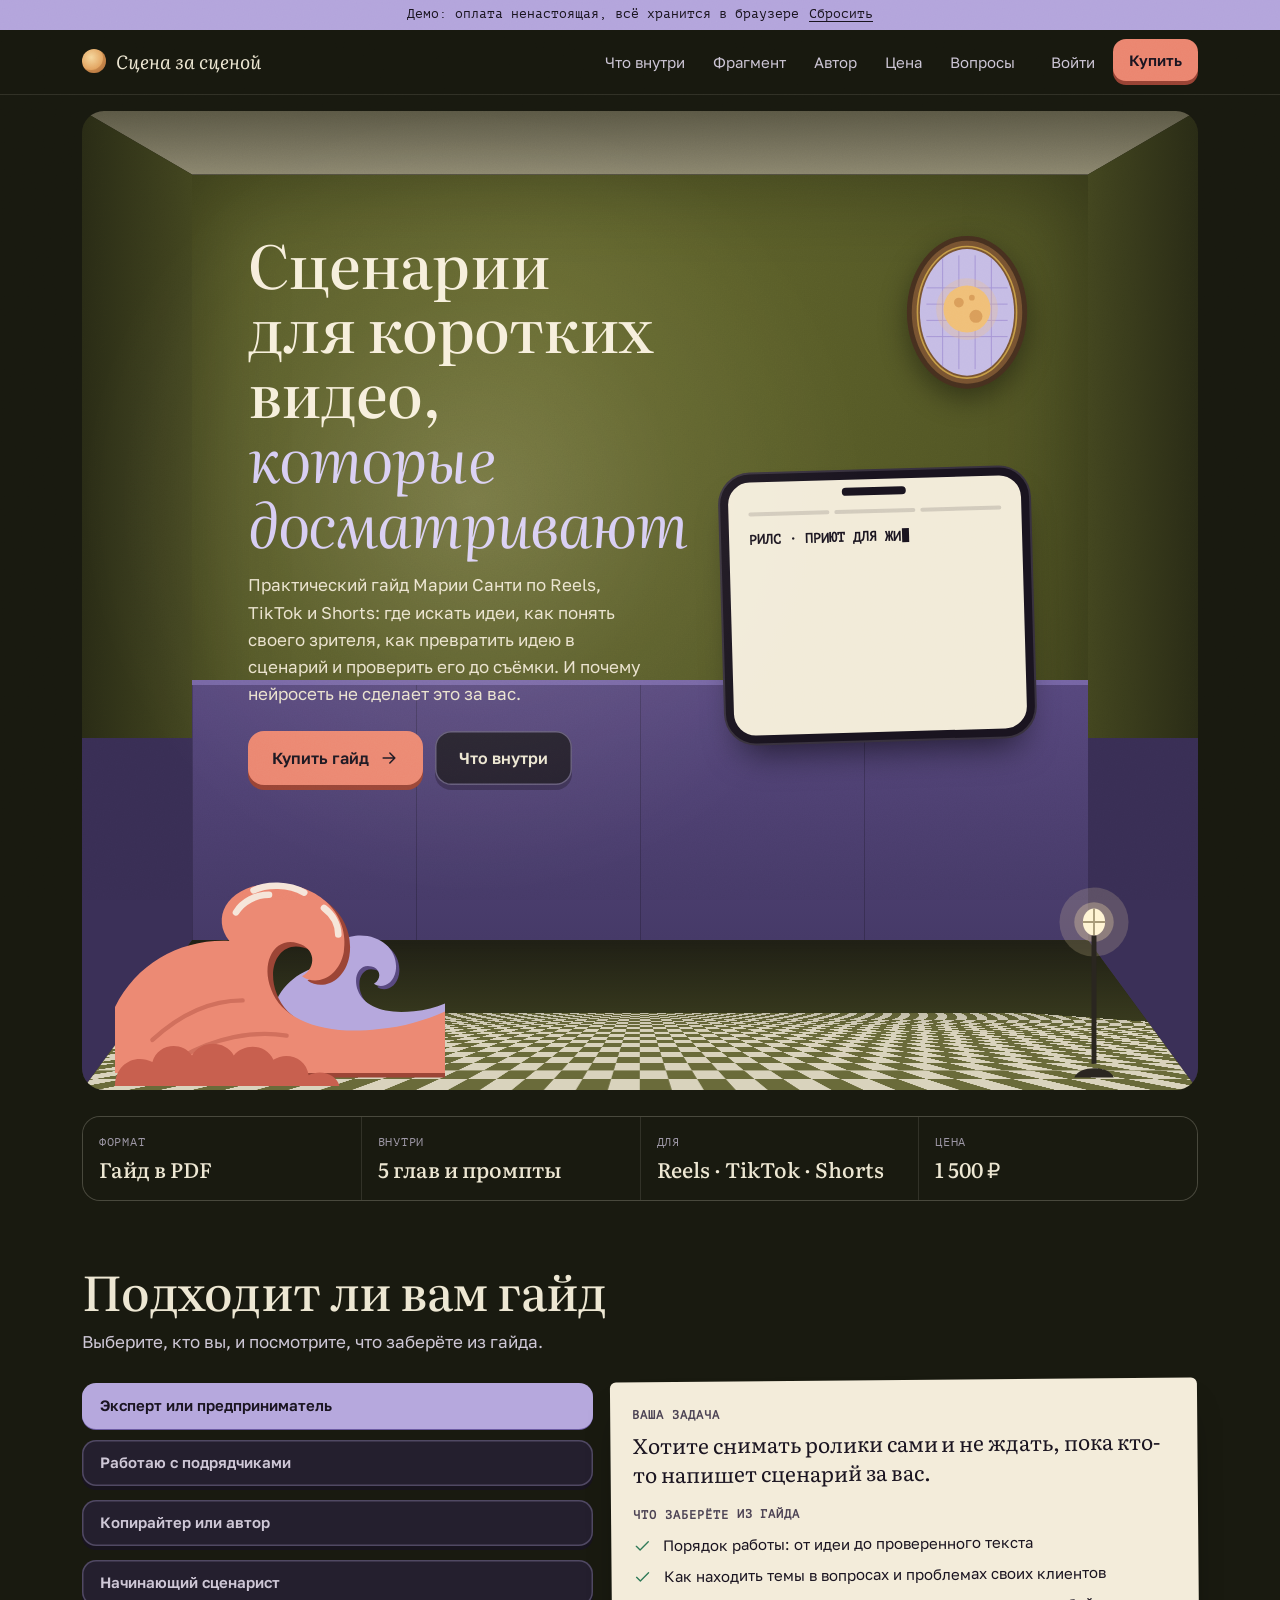
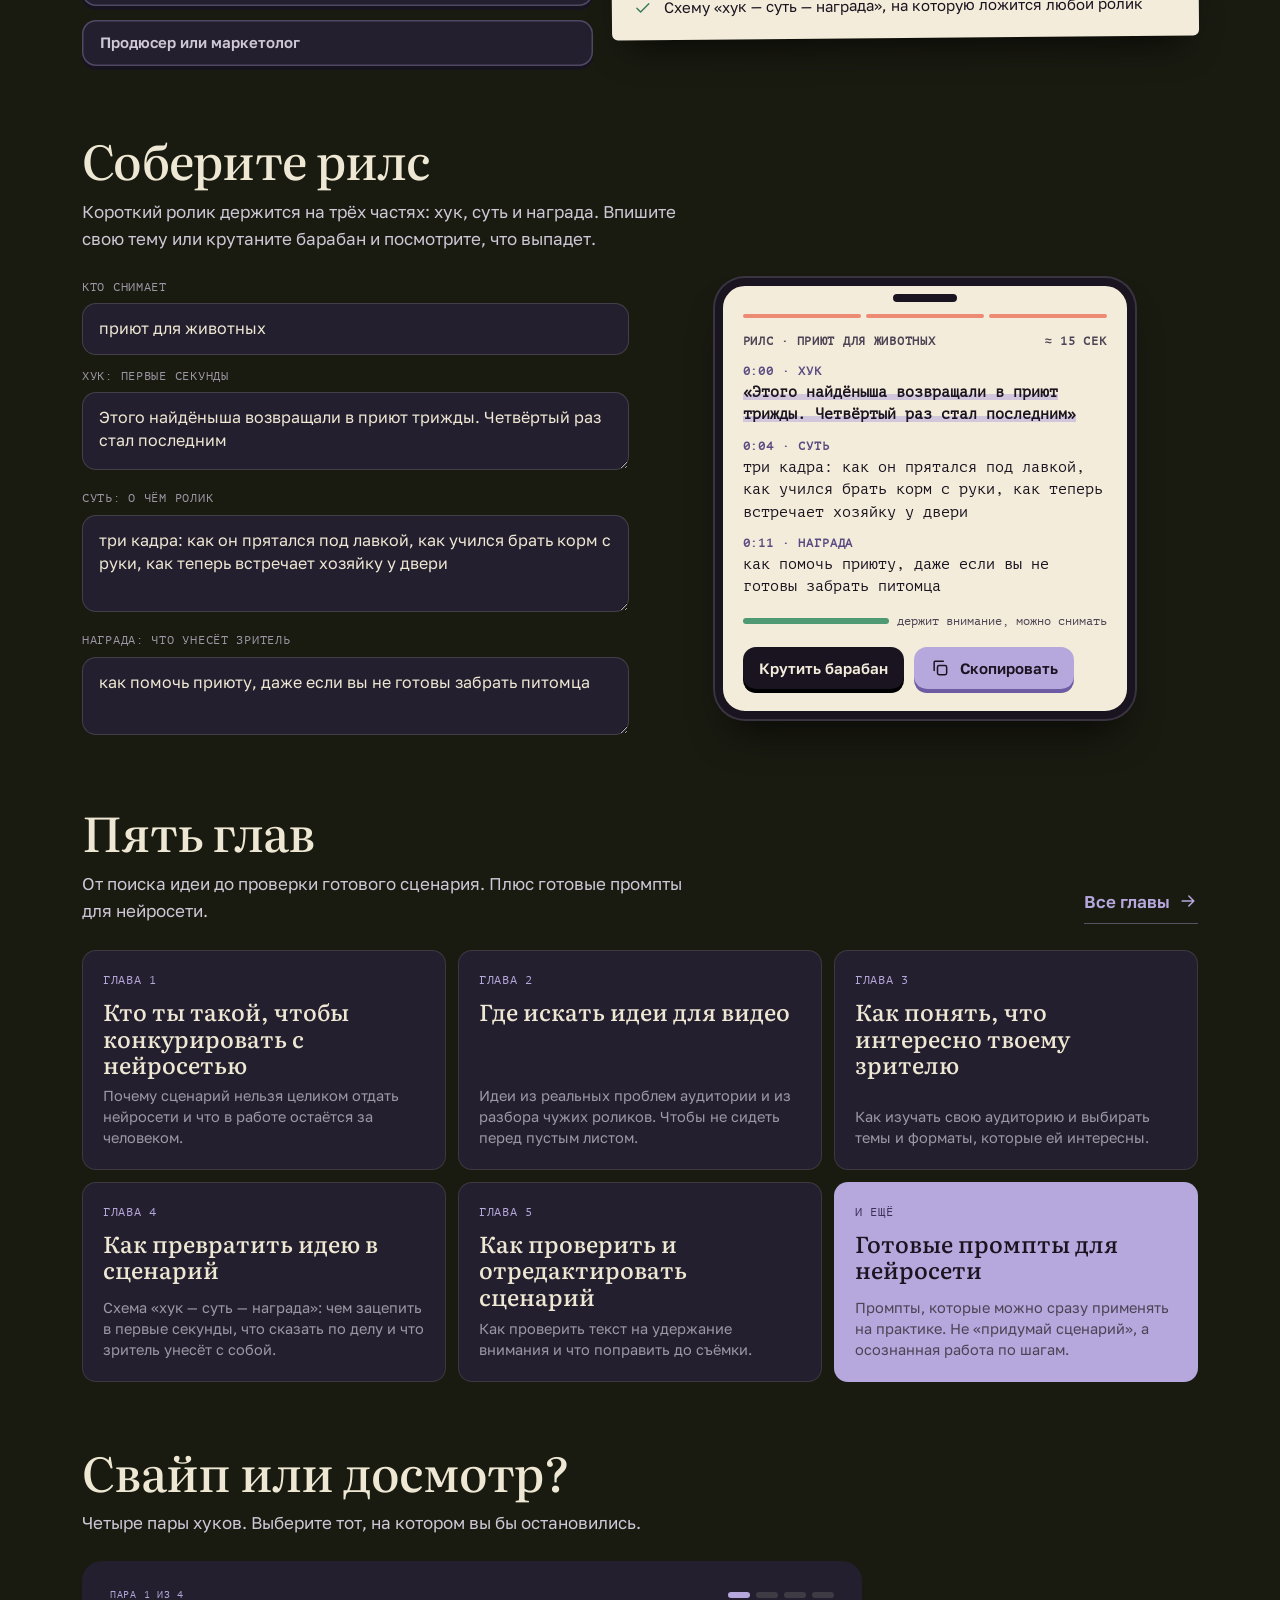
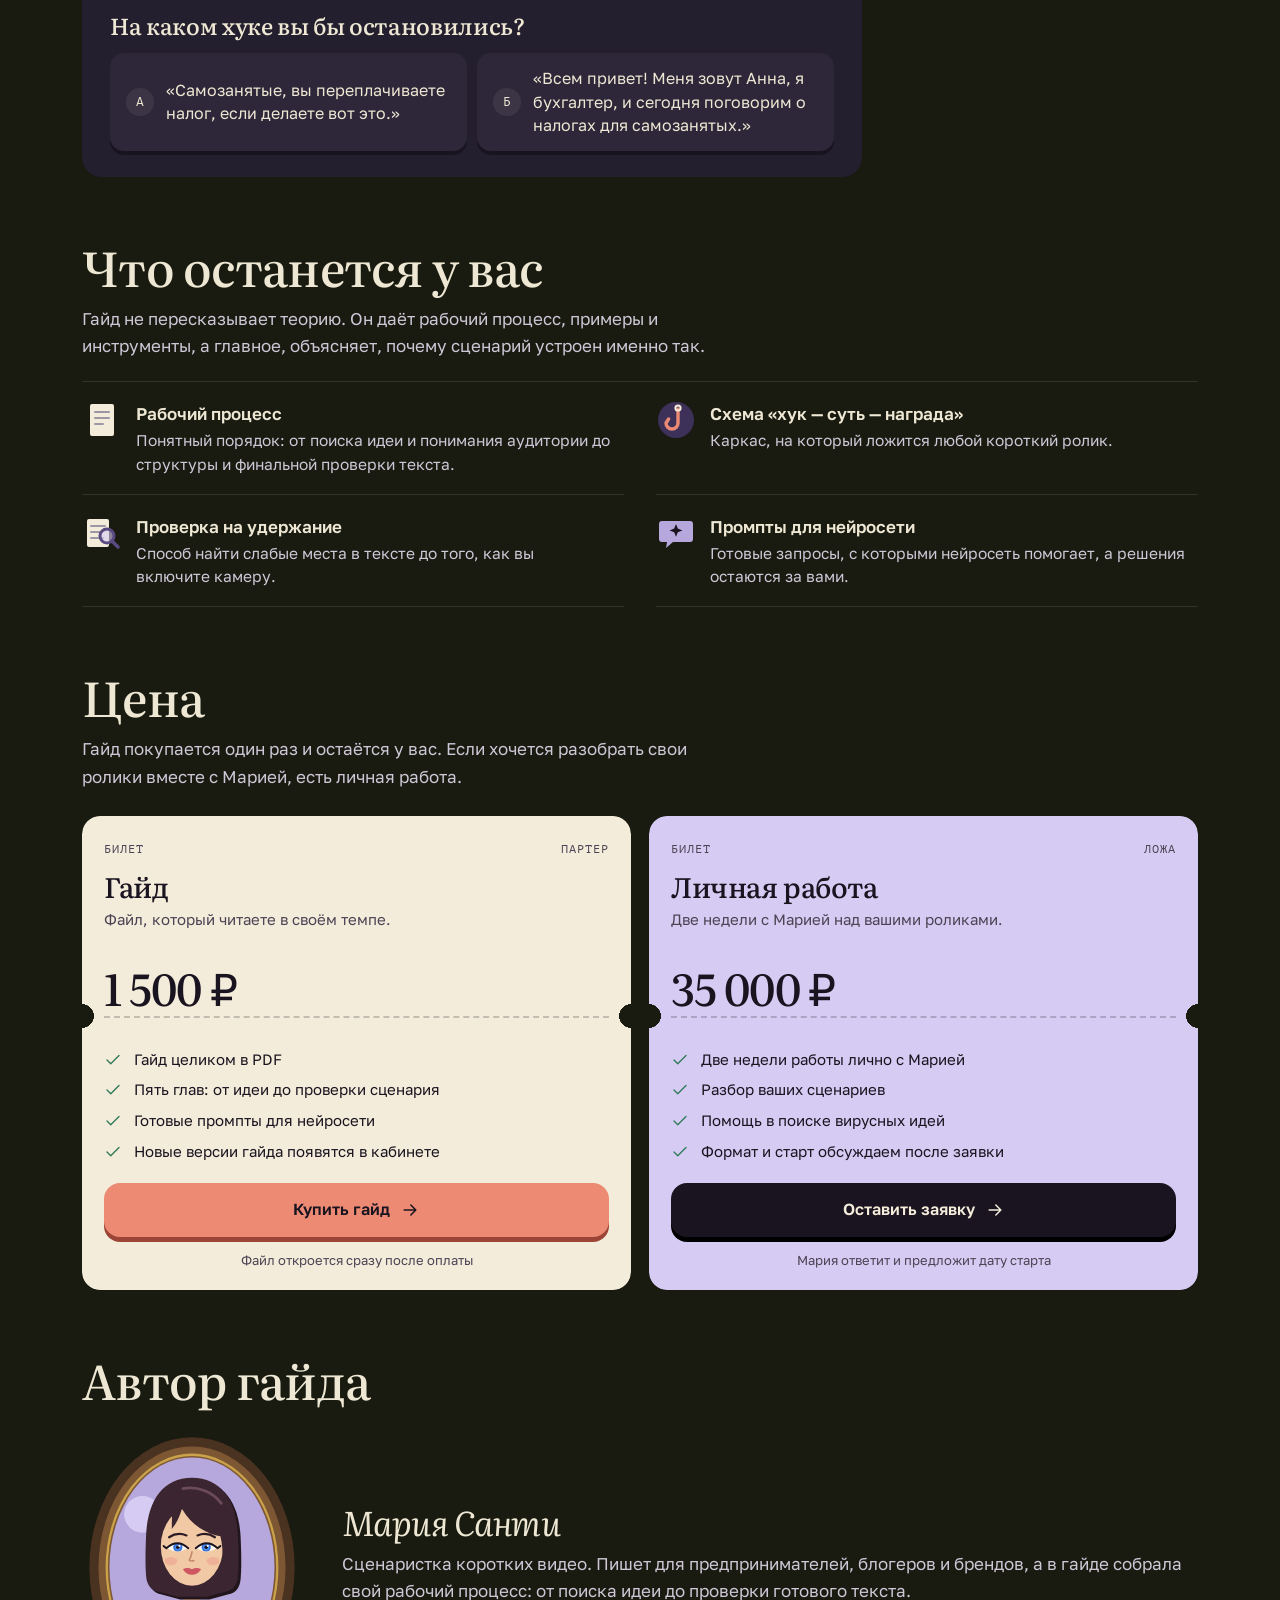
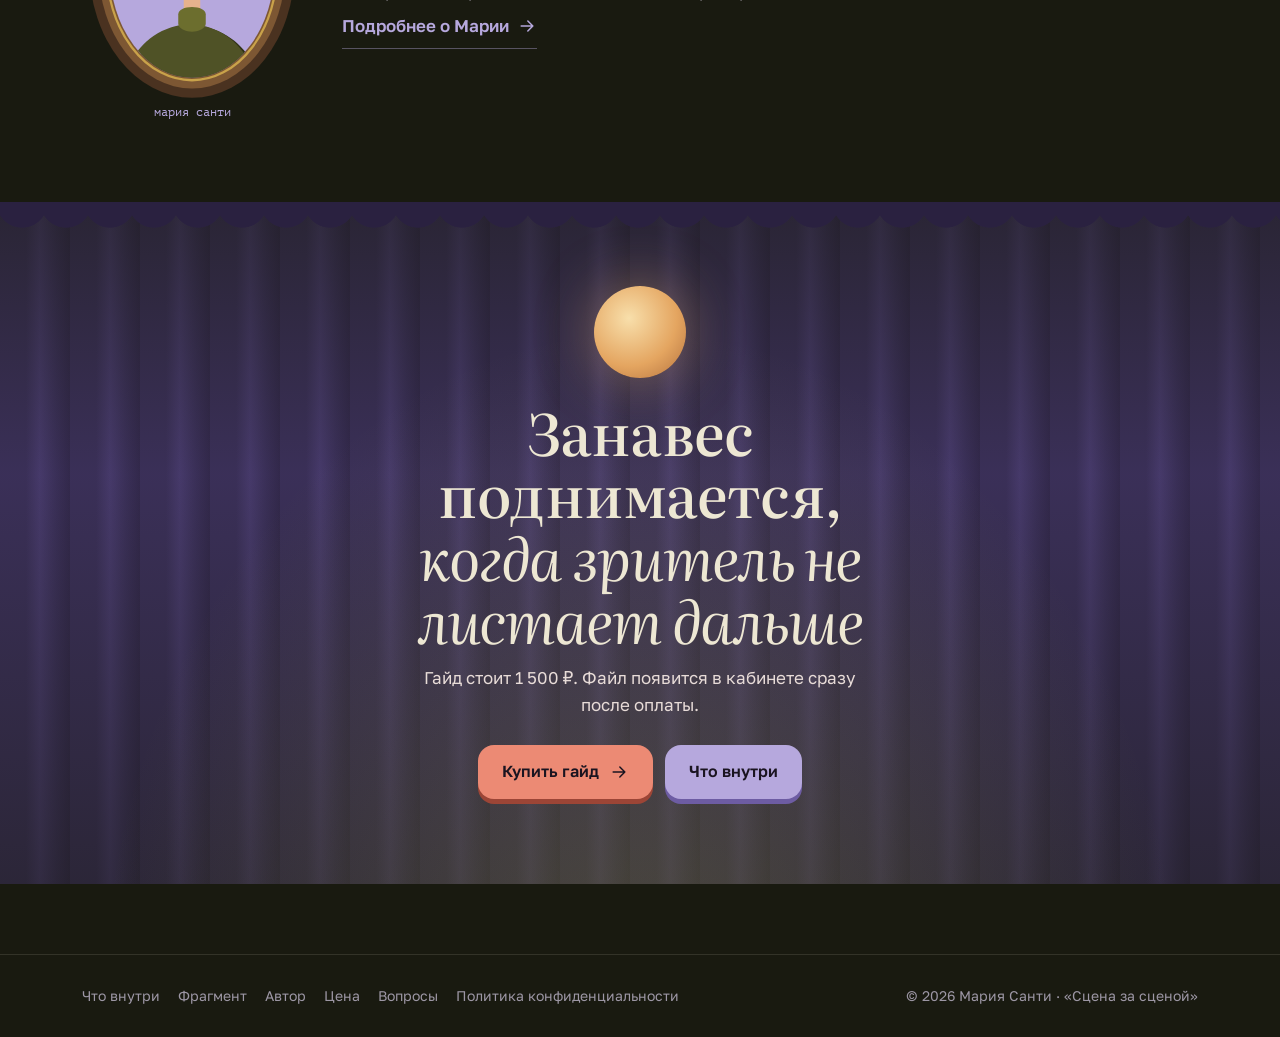
<file: index.html>
<!doctype html>
<html lang="ru" data-page="index">
<head>
<meta charset="utf-8">
<meta name="viewport" content="width=device-width, initial-scale=1, viewport-fit=cover">
<meta http-equiv="Content-Security-Policy" content="default-src 'self'; script-src 'self'; style-src 'self' 'unsafe-inline'; img-src 'self' data:; font-src 'self'; connect-src 'self' https://*.supabase.co wss://*.supabase.co; base-uri 'self'; form-action 'self'; object-src 'none'">
<meta name="referrer" content="strict-origin-when-cross-origin">
<meta name="robots" content="noindex, nofollow">
<title>Сцена за сценой — гайд Марии Санти по сценариям коротких видео</title>
<meta name="description" content="Практический гайд по сценариям для Reels, TikTok и Shorts: идеи, аудитория, схема «хук — суть — награда», проверка текста и промпты для нейросети.">
<meta name="theme-color" content="#191a10">
<meta property="og:title" content="Сцена за сценой — гайд Марии Санти по сценариям коротких видео">
<meta property="og:description" content="Практический гайд по сценариям для Reels, TikTok и Shorts: идеи, аудитория, схема «хук — суть — награда», проверка текста и промпты для нейросети.">
<link rel="icon" href="data:image/svg+xml,%3Csvg xmlns='http://www.w3.org/2000/svg' viewBox='0 0 32 32'%3E%3Ccircle cx='16' cy='16' r='14' fill='%23e2a35f'/%3E%3C/svg%3E">
<link rel="preload" href="Literata-normal-cyrillic.woff2" as="font" type="font/woff2" crossorigin>
<link rel="stylesheet" href="style.css?v=a1f3ba95">
<script src="early.js?v=76b59b32"></script>
</head>
<body data-page="index">
<noscript><div class="nojs">Откройте сайт в браузере (Safari, Chrome): в режиме просмотра файла вход, оплата и игры не работают.</div></noscript>
<svg width="0" height="0" style="position:absolute" aria-hidden="true">
  <symbol id="i-arrow" viewBox="0 0 24 24"><path d="M5 12h14M13 6l6 6-6 6"/></symbol>
  <symbol id="i-plus" viewBox="0 0 24 24"><path d="M12 5v14M5 12h14"/></symbol>
  <symbol id="i-check" viewBox="0 0 24 24"><path d="M20 6 9 17l-5-5"/></symbol>
  <symbol id="i-x" viewBox="0 0 24 24"><path d="M6 6l12 12M18 6 6 18"/></symbol>
  <symbol id="i-menu" viewBox="0 0 24 24"><path d="M4 7h16M4 12h16M4 17h16"/></symbol>
  <symbol id="i-bulb" viewBox="0 0 24 24"><path d="M9 18h6M10 22h4M12 2a7 7 0 0 0-4 12.7c.6.5 1 1.3 1 2.3h6c0-1 .4-1.8 1-2.3A7 7 0 0 0 12 2z"/></symbol>
  <symbol id="i-down" viewBox="0 0 24 24"><path d="M12 4v12M6 11l6 6 6-6M5 21h14"/></symbol>
  <symbol id="i-copy" viewBox="0 0 24 24"><rect x="9" y="9" width="11" height="11" rx="2"/><path d="M5 15V5a1 1 0 0 1 1-1h10"/></symbol>
  <symbol id="i-spark" viewBox="0 0 24 24"><path d="M12 3l1.9 5.1L19 10l-5.1 1.9L12 17l-1.9-5.1L5 10l5.1-1.9Z"/><path d="M19 16l.7 1.8 1.8.7-1.8.7L19 21l-.7-1.8-1.8-.7 1.8-.7Z"/></symbol>
</svg>
<header class="hd">
  <div class="wrap">
    <a class="logo" href="index.html"><i aria-hidden="true"></i>Сцена за сценой</a>
    <nav class="nav" aria-label="Разделы"><a href="vnutri.html">Что внутри</a><a href="fragment.html">Фрагмент</a><a href="avtor.html">Автор</a><a href="tarify.html">Цена</a><a href="voprosy.html">Вопросы</a></nav>
    <div class="auth" id="auth"><a class="hd-link" href="vhod.html">Войти</a><a class="btn sm" href="kassa.html?t=guide" data-buy>Купить</a></div>
    <details class="mnav"><summary aria-label="Меню"><svg class="ic b" aria-hidden="true"><use href="#i-menu"/></svg><svg class="ic x" aria-hidden="true"><use href="#i-x"/></svg></summary>
      <nav class="mnav-panel" aria-label="Меню"><a href="index.html" aria-current=page>Главная<svg class="ic" aria-hidden="true"><use href="#i-arrow"/></svg></a><a href="vnutri.html">Что внутри<svg class="ic" aria-hidden="true"><use href="#i-arrow"/></svg></a><a href="fragment.html">Фрагмент<svg class="ic" aria-hidden="true"><use href="#i-arrow"/></svg></a><a href="avtor.html">Автор<svg class="ic" aria-hidden="true"><use href="#i-arrow"/></svg></a><a href="tarify.html">Цена<svg class="ic" aria-hidden="true"><use href="#i-arrow"/></svg></a><a href="voprosy.html">Вопросы<svg class="ic" aria-hidden="true"><use href="#i-arrow"/></svg></a><div id="mauth"><a class="btn v2" href="vhod.html">Войти в кабинет</a></div></nav></details>
  </div>
</header>
<main>
<div class="intro-c" aria-hidden="true"><span>Сцена за сценой</span></div>
<section class="hero"><div class="wrap">
  <div class="stage "><div class="ceil"></div><div class="lw"></div><div class="rw"></div><div class="floor"><div class="checks"></div></div><div class="spot" aria-hidden="true"></div><div class="wall"><div class="hero-tx">
  <h1>Сценарии для коротких видео, <em>которые досматривают</em></h1>
  <p class="lede">Практический гайд Марии Санти по Reels, TikTok и Shorts: где искать идеи, как понять своего зрителя, как превратить идею в сценарий и проверить его до съёмки. И почему нейросеть не сделает это за вас.</p>
  <div class="ctas"><a class="btn" href="kassa.html?t=guide" data-buy>Купить гайд <svg class="ic" aria-hidden="true"><use href="#i-arrow"/></svg></a><a class="btn ghost" href="vnutri.html">Что внутри</a></div>
</div>
<figure class="frame"><svg viewBox="0 0 160 200" aria-hidden="true">
  <ellipse cx="80" cy="100" rx="74" ry="94" fill="#4a3220"/><ellipse cx="80" cy="100" rx="68" ry="88" fill="#7d5733"/>
  <ellipse cx="80" cy="100" rx="61" ry="81" fill="none" stroke="#c9a24a" stroke-width="2"/>
  <ellipse cx="80" cy="100" rx="58" ry="78" fill="#c8bfe6"/>
  <path d="M30 70h100M30 90h100M30 110h100M30 130h100M50 30v140M70 30v140M90 30v140M110 30v140" stroke="#a99ad6" stroke-width="1.2" clip-path="url(#fclip)"/>
  <clipPath id="fclip"><ellipse cx="80" cy="100" rx="58" ry="78"/></clipPath>
  <circle cx="80" cy="96" r="38" fill="#f2c27d" opacity=".25"/>
  <circle cx="80" cy="96" r="29" fill="#f1c27d"/><circle cx="70" cy="88" r="6" fill="#dba25e"/><circle cx="91" cy="105" r="8" fill="#dba25e"/><circle cx="86" cy="82" r="3.5" fill="#dba25e"/>
</svg></figure>
<div class="sheet phone" id="sheet" aria-label="Пример сценария короткого ролика">
  <div class="ph-bars" aria-hidden="true"><i></i><i></i><i></i></div>
  <div class="sl h">Рилс · приют для животных</div>
  <div class="sl t gap" data-bar="0">0:00 · хук</div>
  <div class="sl d">«Этого найдёныша возвращали в приют трижды. Четвёртый раз стал последним»</div>
  <div class="sl t gap" data-bar="1">0:03 · суть</div>
  <div class="sl d">Три кадра: прячется под лавкой, берёт корм с руки, встречает хозяйку у двери.</div>
  <div class="sl t gap" data-bar="2">0:25 · награда</div>
  <div class="sl d">Как помочь приюту, даже если вы не готовы забрать питомца.</div>
</div></div><div class="props" aria-hidden="true"><svg class="waves" viewBox="0 0 300 192" aria-hidden="true">
  <g class="back"><path transform="translate(150 54) scale(.52)" d="M0 180v-60c20-40 60-62 104-60-16-20-4-48 34-52 44-4 76 26 70 62-4 22-24 32-38 22 14-8 12-26-4-30-20-6-34 16-24 42 10 28 48 42 98 36 22-2 42-8 60-16v56Z" fill="#5a4a82"/>
  <path transform="translate(147 51) scale(.52)" d="M0 180v-60c20-40 60-62 104-60-16-20-4-48 34-52 44-4 76 26 70 62-4 22-24 32-38 22 14-8 12-26-4-30-20-6-34 16-24 42 10 28 48 42 98 36 22-2 42-8 60-16v56Z" fill="#b6a8dd"/></g>
  <path transform="translate(5 4)" d="M0 180v-60c20-40 60-62 104-60-16-20-4-48 34-52 44-4 76 26 70 62-4 22-24 32-38 22 14-8 12-26-4-30-20-6-34 16-24 42 10 28 48 42 98 36 22-2 42-8 60-16v56Z" fill="#9c4536"/>
  <path d="M0 180v-60c20-40 60-62 104-60-16-20-4-48 34-52 44-4 76 26 70 62-4 22-24 32-38 22 14-8 12-26-4-30-20-6-34 16-24 42 10 28 48 42 98 36 22-2 42-8 60-16v56Z" fill="#ec8a74"/>
  <path d="M126 14c12-6 32-6 46 2m-62 18c6-10 18-16 30-16m50 12c8 6 13 15 13 24" fill="none" stroke="#f6e6da" stroke-width="6" stroke-linecap="round"/>
  <path d="M34 150c26-24 54-36 82-36m-56 52c30-18 66-25 96-20" fill="none" stroke="#d1705d" stroke-width="4" stroke-linecap="round"/>
  <path d="M0 192c0-20 18-30 34-22 4-16 26-20 36-6 8-14 30-14 38 0 10-12 30-10 36 4 12-8 30-2 32 14 12-6 26 0 28 10Z" fill="#c8604f"/>
</svg><svg class="lamp" viewBox="0 0 60 160" aria-hidden="true">
  <circle cx="30" cy="30" r="28" fill="#ffe7b0" opacity=".18"/><circle cx="30" cy="30" r="16" fill="#ffe7b0" opacity=".3"/>
  <ellipse cx="30" cy="30" rx="9" ry="11" fill="#fff4d4"/><path d="M21 30h18M30 19v22" stroke="#a89a78" stroke-width="1.5"/>
  <rect x="28" y="41" width="4" height="104" fill="#2a2620"/><path d="M14 156c4-10 28-10 32 0Z" fill="#2a2620"/>
</svg></div></div>
  <div class="facts">
    <div><small>Формат</small><b>Гайд в PDF</b></div>
    <div><small>Внутри</small><b>5 глав и промпты</b></div>
    <div><small>Для</small><b>Reels · TikTok · Shorts</b></div>
    <div><small>Цена</small><b>1 500 ₽</b></div>
  </div>
</div></section>

<div class="wrap">
<section class="sec" id="fit">
  <h2>Подходит ли вам гайд</h2>
  <p>Выберите, кто вы, и посмотрите, что заберёте из гайда.</p>
  <div class="fit"><div class="fit-opts" role="radiogroup" aria-label="Кто вы"><label class="chip"><input type="radio" name="who" value="expert" checked><span>Эксперт или предприниматель</span></label><label class="chip"><input type="radio" name="who" value="client"><span>Работаю с подрядчиками</span></label><label class="chip"><input type="radio" name="who" value="copy"><span>Копирайтер или автор</span></label><label class="chip"><input type="radio" name="who" value="novice"><span>Начинающий сценарист</span></label><label class="chip"><input type="radio" name="who" value="pro"><span>Продюсер или маркетолог</span></label></div><div class="fit-pans"><div class="fit-pan" data-who="expert"><small>Ваша задача</small><p class="fit-task">Хотите снимать ролики сами и не ждать, пока кто-то напишет сценарий за вас.</p><small>Что заберёте из гайда</small><ul class="tk-list"><li><svg class="ic" aria-hidden="true"><use href="#i-check"/></svg><span>Порядок работы: от идеи до проверенного текста</span></li><li><svg class="ic" aria-hidden="true"><use href="#i-check"/></svg><span>Как находить темы в вопросах и проблемах своих клиентов</span></li><li><svg class="ic" aria-hidden="true"><use href="#i-check"/></svg><span>Схему «хук — суть — награда», на которую ложится любой ролик</span></li></ul></div><div class="fit-pan" data-who="client"><small>Ваша задача</small><p class="fit-task">Заказываете ролики у маркетолога, сценариста или продюсера и хотите понимать, за что платите.</p><small>Что заберёте из гайда</small><ul class="tk-list"><li><svg class="ic" aria-hidden="true"><use href="#i-check"/></svg><span>Как отличить сильный сценарий от слабого</span></li><li><svg class="ic" aria-hidden="true"><use href="#i-check"/></svg><span>Как давать обратную связь по делу, а не «сделайте поживее»</span></li><li><svg class="ic" aria-hidden="true"><use href="#i-check"/></svg><span>Как проверить текст до съёмки, а не после</span></li></ul></div><div class="fit-pan" data-who="copy"><small>Ваша задача</small><p class="fit-task">Пишете тексты и хотите освоить сценарии коротких видео как новое направление.</p><small>Что заберёте из гайда</small><ul class="tk-list"><li><svg class="ic" aria-hidden="true"><use href="#i-check"/></svg><span>Из чего строится сценарий ролика</span></li><li><svg class="ic" aria-hidden="true"><use href="#i-check"/></svg><span>Как держать внимание зрителя до последней секунды</span></li><li><svg class="ic" aria-hidden="true"><use href="#i-check"/></svg><span>Готовые промпты, чтобы быстрее делать черновики с нейросетью</span></li></ul></div><div class="fit-pan" data-who="novice"><small>Ваша задача</small><p class="fit-task">Уже пишете сценарии для роликов, но результат не радует, и непонятно, что именно не так.</p><small>Что заберёте из гайда</small><ul class="tk-list"><li><svg class="ic" aria-hidden="true"><use href="#i-check"/></svg><span>Что влияет на интерес зрителя и удержание</span></li><li><svg class="ic" aria-hidden="true"><use href="#i-check"/></svg><span>Как проверять и редактировать готовый текст</span></li><li><svg class="ic" aria-hidden="true"><use href="#i-check"/></svg><span>Почему одни решения работают, а другие нет</span></li></ul></div><div class="fit-pan" data-who="pro"><small>Ваша задача</small><p class="fit-task">Отвечаете за контент и ищете авторов, которые умеют писать для коротких видео.</p><small>Что заберёте из гайда</small><ul class="tk-list"><li><svg class="ic" aria-hidden="true"><use href="#i-check"/></svg><span>Общий язык с авторами: из чего состоит сценарий</span></li><li><svg class="ic" aria-hidden="true"><use href="#i-check"/></svg><span>На что смотреть, когда выбираете автора для проекта</span></li><li><svg class="ic" aria-hidden="true"><use href="#i-check"/></svg><span>Как выбирать темы и форматы под аудиторию</span></li></ul></div></div></div>
</section>

<section class="sec" id="hook">
  <h2>Соберите рилс</h2>
  <p>Короткий ролик держится на трёх частях: хук, суть и награда. Впишите свою тему или крутаните барабан и посмотрите, что выпадет.</p>
  <div class="game">
    <div class="lgf">
      <label class="fld"><span>Кто снимает</span><input id="rl-niche" maxlength="60" value="приют для животных" autocomplete="off"></label>
      <label class="fld"><span>Хук: первые секунды</span><textarea class="s" id="rl-hook" maxlength="160" rows="2">Этого найдёныша возвращали в приют трижды. Четвёртый раз стал последним</textarea></label>
      <label class="fld"><span>Суть: о чём ролик</span><textarea class="s" id="rl-core" maxlength="260" rows="3">три кадра: как он прятался под лавкой, как учился брать корм с руки, как теперь встречает хозяйку у двери</textarea></label>
      <label class="fld"><span>Награда: что унесёт зритель</span><textarea class="s" id="rl-reward" maxlength="160" rows="2">как помочь приюту, даже если вы не готовы забрать питомца</textarea></label>
    </div>
    <div class="reel">
      <div class="ph-bars" aria-hidden="true"><i></i><i></i><i></i></div>
      <small class="reel-h"><span id="rl-tag">Рилс · приют для животных</span><span id="rl-dur"></span></small>
      <div class="reel-b" id="rl-out" aria-live="polite"><p><i>0:00 · хук</i><b>«Этого найдёныша возвращали в приют трижды. Четвёртый раз стал последним»</b></p><p><i>суть</i>три кадра: как он прятался под лавкой, как учился брать корм с руки, как теперь встречает хозяйку у двери</p><p><i>награда</i>как помочь приюту, даже если вы не готовы забрать питомца</p></div>
      <div class="meter"><i id="rl-meter"></i><span id="rl-score">собираем…</span></div>
      <div class="acts"><button type="button" class="btn sm ink" id="rl-spin">Крутить барабан</button><button type="button" class="btn sm v2" id="rl-copy"><svg class="ic" aria-hidden="true"><use href="#i-copy"/></svg> Скопировать</button></div>
    </div>
  </div>
</section>

<section class="sec">
  <div class="sec-h"><div><h2>Пять глав</h2><p>От поиска идеи до проверки готового сценария. Плюс готовые промпты для нейросети.</p></div><a class="tlink" href="vnutri.html">Все главы <svg class="ic" aria-hidden="true"><use href="#i-arrow"/></svg></a></div>
  <div class="posters six"><a class="poster" href="vnutri.html#g-1"><small>Глава 1</small><b>Кто ты такой, чтобы конкурировать с нейросетью</b><span>Почему сценарий нельзя целиком отдать нейросети и что в работе остаётся за человеком.</span></a><a class="poster" href="vnutri.html#g-2"><small>Глава 2</small><b>Где искать идеи для видео</b><span>Идеи из реальных проблем аудитории и из разбора чужих роликов. Чтобы не сидеть перед пустым листом.</span></a><a class="poster" href="vnutri.html#g-3"><small>Глава 3</small><b>Как понять, что интересно твоему зрителю</b><span>Как изучать свою аудиторию и выбирать темы и форматы, которые ей интересны.</span></a><a class="poster" href="vnutri.html#g-4"><small>Глава 4</small><b>Как превратить идею в сценарий</b><span>Схема «хук — суть — награда»: чем зацепить в первые секунды, что сказать по делу и что зритель унесёт с собой.</span></a><a class="poster" href="vnutri.html#g-5"><small>Глава 5</small><b>Как проверить и отредактировать сценарий</b><span>Как проверить текст на удержание внимания и что поправить до съёмки.</span></a><a class="poster bonus" href="vnutri.html#g-bonus"><small>И ещё</small><b>Готовые промпты для нейросети</b><span>Промпты, которые можно сразу применять на практике. Не «придумай сценарий», а осознанная работа по шагам.</span></a></div>
</section>

<section class="sec" id="swipe-sec">
  <h2>Свайп или досмотр?</h2>
  <p>Четыре пары хуков. Выберите тот, на котором вы бы остановились.</p>
  <div class="swipe" id="swipe"><p class="muted">Игра откроется в браузере.</p></div>
</section>

<section class="sec">
  <h2>Что останется у вас</h2>
  <p>Гайд не пересказывает теорию. Он даёт рабочий процесс, примеры и инструменты, а главное, объясняет, почему сценарий устроен именно так.</p>
  <div class="list2"><div><svg viewBox="0 0 40 40" aria-hidden="true"><rect x="8" y="4" width="24" height="32" rx="2" fill="#f3ecda"/><path d="M13 12h14M13 18h14M13 24h8" stroke="#9d97a5" stroke-width="2" stroke-linecap="round"/></svg><p><b>Рабочий процесс</b><span>Понятный порядок: от поиска идеи и понимания аудитории до структуры и финальной проверки текста.</span></p></div><div><svg viewBox="0 0 40 40" aria-hidden="true"><circle cx="20" cy="20" r="18" fill="#3d3159"/><path d="M22 9v14a6 6 0 1 1-12 0l2.6-4" fill="none" stroke="#ec8a74" stroke-width="3.4" stroke-linecap="round" stroke-linejoin="round"/><circle cx="22" cy="8" r="2.6" fill="none" stroke="#f3ecda" stroke-width="2"/></svg><p><b>Схема «хук — суть — награда»</b><span>Каркас, на который ложится любой короткий ролик.</span></p></div><div><svg viewBox="0 0 40 40" aria-hidden="true"><rect x="5" y="6" width="22" height="28" rx="2" fill="#f3ecda"/><path d="M9 13h14M9 19h10M9 25h12" stroke="#9d97a5" stroke-width="2" stroke-linecap="round"/><circle cx="25" cy="23" r="7" fill="#d6ccf3" fill-opacity=".6" stroke="#5a4a82" stroke-width="3"/><path d="M30 28l6 6" stroke="#5a4a82" stroke-width="3.4" stroke-linecap="round"/></svg><p><b>Проверка на удержание</b><span>Способ найти слабые места в тексте до того, как вы включите камеру.</span></p></div><div><svg viewBox="0 0 40 40" aria-hidden="true"><path d="M6 8h28a3 3 0 0 1 3 3v15a3 3 0 0 1-3 3H17l-7 6 1-6H6a3 3 0 0 1-3-3V11a3 3 0 0 1 3-3Z" fill="#b6a8dd"/><path d="M20 11l1.8 4.6 4.6 1.8-4.6 1.8L20 23.8l-1.8-4.6-4.6-1.8 4.6-1.8Z" fill="#1a1420"/></svg><p><b>Промпты для нейросети</b><span>Готовые запросы, с которыми нейросеть помогает, а решения остаются за вами.</span></p></div></div>
</section>

<section class="sec">
  <h2>Цена</h2>
  <p>Гайд покупается один раз и остаётся у вас. Если хочется разобрать свои ролики вместе с Марией, есть личная работа.</p>
  <div class="tiers"><article class="ticket"><div class="tk-top"><span>Билет</span><span>Партер</span></div><h2>Гайд</h2><p class="sub">Файл, который читаете в своём темпе.</p><div class="price"><b>1 500 ₽</b></div><ul class="tk-list"><li><svg class="ic" aria-hidden="true"><use href="#i-check"/></svg><span>Гайд целиком в PDF</span></li><li><svg class="ic" aria-hidden="true"><use href="#i-check"/></svg><span>Пять глав: от идеи до проверки сценария</span></li><li><svg class="ic" aria-hidden="true"><use href="#i-check"/></svg><span>Готовые промпты для нейросети</span></li><li><svg class="ic" aria-hidden="true"><use href="#i-check"/></svg><span>Новые версии гайда появятся в кабинете</span></li></ul><a class="btn wide" href="kassa.html?t=guide" data-buy>Купить гайд <svg class="ic" aria-hidden="true"><use href="#i-arrow"/></svg></a><p class="note">Файл откроется сразу после оплаты</p></article><article class="ticket hot"><div class="tk-top"><span>Билет</span><span>Ложа</span></div><h2>Личная работа</h2><p class="sub">Две недели с Марией над вашими роликами.</p><div class="price"><b>35 000 ₽</b></div><ul class="tk-list"><li><svg class="ic" aria-hidden="true"><use href="#i-check"/></svg><span>Две недели работы лично с Марией</span></li><li><svg class="ic" aria-hidden="true"><use href="#i-check"/></svg><span>Разбор ваших сценариев</span></li><li><svg class="ic" aria-hidden="true"><use href="#i-check"/></svg><span>Помощь в поиске вирусных идей</span></li><li><svg class="ic" aria-hidden="true"><use href="#i-check"/></svg><span>Формат и старт обсуждаем после заявки</span></li></ul><a class="btn ink wide" href="tarify.html#zayavka">Оставить заявку <svg class="ic" aria-hidden="true"><use href="#i-arrow"/></svg></a><p class="note">Мария ответит и предложит дату старта</p></article></div>
</section>

<section class="sec">
  <h2>Автор гайда</h2>
  <div class="author"><svg class="pf" viewBox="0 0 240 318" role="img" aria-label="Рисованный портрет Марии: девушка с каре и синими глазами">
  <ellipse cx="120" cy="150" rx="112" ry="142" fill="#4a3220"/><ellipse cx="120" cy="150" rx="102" ry="132" fill="#7d5733"/>
  <ellipse cx="120" cy="150" rx="93" ry="123" fill="none" stroke="#c9a24a" stroke-width="2.5"/>
  <ellipse cx="120" cy="150" rx="90" ry="120" fill="#b6a8dd"/>
  <clipPath id="pclip"><ellipse cx="120" cy="150" rx="90" ry="120"/></clipPath>
  <clipPath id="eyeL"><path d="M93 129q11-10 22 0q-11 7-22 0Z"/></clipPath>
  <clipPath id="eyeR"><path d="M125 129q11-10 22 0q-11 7-22 0Z"/></clipPath>
  <g clip-path="url(#pclip)">
    <circle cx="66" cy="92" r="20" fill="#d6ccf3"/>
    <path d="M45 302c2-50 31-85 77-89 46 4 74 39 77 89Z" fill="#2f3116"/>
    <path d="M41 300c2-50 31-85 77-89 46 4 74 39 77 89Z" fill="#4f5226"/>
    <path d="M111 156h18v46c-3 4-15 4-18 0Z" fill="#e6b28d"/>
    <path d="M110 160q10 13 20 0v12q-10 8-20 0Z" fill="#d49b77"/>
    <path d="M105 201c0-5 7-8 15-8s15 3 15 8v10c0 5-7 9-15 9s-15-4-15-9Z" fill="#6c6e2e"/>
    <path d="M120 52c-31 0-48 24-50 61-1 22-1 36 0 47 1 9 5 14 12 16l22 6h32l22-6c7-2 11-7 12-16 1-11 1-25 0-47-2-37-19-61-50-61Z" fill="#22161d" transform="translate(3 3)"/>
    <path d="M120 52c-31 0-48 24-50 61-1 22-1 36 0 47 1 9 5 14 12 16l22 6h32l22-6c7-2 11-7 12-16 1-11 1-25 0-47-2-37-19-61-50-61Z" fill="#3b2530"/>
    <ellipse cx="120" cy="127" rx="34" ry="43" fill="#f1c9a5"/>
    <path d="M104 60c-20 3-31 22-32 46-1 24 1 46 8 66l9 3c-7-21-8-44-4-63 3-14 9-24 17-30Z" fill="#3b2530"/>
    <path d="M104 60c30-6 54 12 58 44 2 22 1 46-4 69l-9 3c5-22 6-44 2-60-14-2-32-12-42-30-3 10-6 16-11 22 0-18 1-34 6-48Z" fill="#3b2530"/>
    <path d="M110 64c16-3 32 3 42 16" stroke="#6b4a5a" stroke-width="3" fill="none" stroke-linecap="round"/>
    <path d="M95 117q9-6 19-2M126 115q10-4 19 2" stroke="#2c1b24" stroke-width="2.4" fill="none" stroke-linecap="round"/>
    <path d="M93 129q11-10 22 0q-11 7-22 0Z" fill="#fffaf0"/><path d="M125 129q11-10 22 0q-11 7-22 0Z" fill="#fffaf0"/>
    <g clip-path="url(#eyeL)"><circle cx="104.5" cy="128" r="5" fill="#2f6fd6"/><circle cx="104.5" cy="128" r="3.4" fill="#4f8ff0"/><circle cx="104.5" cy="128" r="1.9" fill="#1a1420"/><circle cx="106.2" cy="126.4" r="1.2" fill="#fff"/></g>
    <g clip-path="url(#eyeR)"><circle cx="135.5" cy="128" r="5" fill="#2f6fd6"/><circle cx="135.5" cy="128" r="3.4" fill="#4f8ff0"/><circle cx="135.5" cy="128" r="1.9" fill="#1a1420"/><circle cx="137.2" cy="126.4" r="1.2" fill="#fff"/></g>
    <path d="M116 129q-12-11-24 0l-3-2.5M124 129q12-11 24 0l3-2.5" stroke="#1a1420" stroke-width="2" fill="none" stroke-linecap="round" stroke-linejoin="round"/>
    <path d="M120 133q-1 6-3 9q2 1.5 5 .5" stroke="#c48a68" stroke-width="1.8" fill="none" stroke-linecap="round" stroke-linejoin="round"/>
    <ellipse cx="97" cy="143" rx="7" ry="4.5" fill="#ee9a8a" opacity=".5"/><ellipse cx="143" cy="143" rx="7" ry="4.5" fill="#ee9a8a" opacity=".5"/>
    <path d="M110 152q5-3 10 0q5-3 10 0q-4 6-10 6t-10-6Z" fill="#cf5762"/>
  </g>
  <text x="120" y="312" text-anchor="middle" font-family="PT Mono, monospace" font-size="13" fill="#b6a8dd">мария санти</text>
</svg><div><h3>Мария Санти</h3><p>Сценаристка коротких видео. Пишет для предпринимателей, блогеров и брендов, а в гайде собрала свой рабочий процесс: от поиска идеи до проверки готового текста.</p><a class="tlink" href="avtor.html">Подробнее о Марии <svg class="ic" aria-hidden="true"><use href="#i-arrow"/></svg></a></div></div>
</section>
</div>

<section class="curtain"><div class="wrap">
  <div class="moon" aria-hidden="true"></div>
  <h2>Занавес поднимается, <em>когда зритель не листает дальше</em></h2>
  <p>Гайд стоит 1 500 ₽. Файл появится в кабинете сразу после оплаты.</p>
  <div class="ctas" style="justify-content:center"><a class="btn" href="kassa.html?t=guide" data-buy>Купить гайд <svg class="ic" aria-hidden="true"><use href="#i-arrow"/></svg></a><a class="btn v2" href="vnutri.html">Что внутри</a></div>
</div></section>
</main>
<footer class="ft">
  <div class="wrap">
    <nav aria-label="Ссылки"><a href="vnutri.html">Что внутри</a><a href="fragment.html">Фрагмент</a><a href="avtor.html">Автор</a><a href="tarify.html">Цена</a><a href="voprosy.html">Вопросы</a><a href="politika.html">Политика конфиденциальности</a></nav>
    <span>© 2026 Мария Санти · «Сцена за сценой»</span>
  </div>
</footer>
<script src="config.js?v=e5fb1d7c"></script>
<script src="course.js?v=b2680f18"></script>
<script src="app.js?v=377ed6b0"></script>
</body>
</html>
</file>
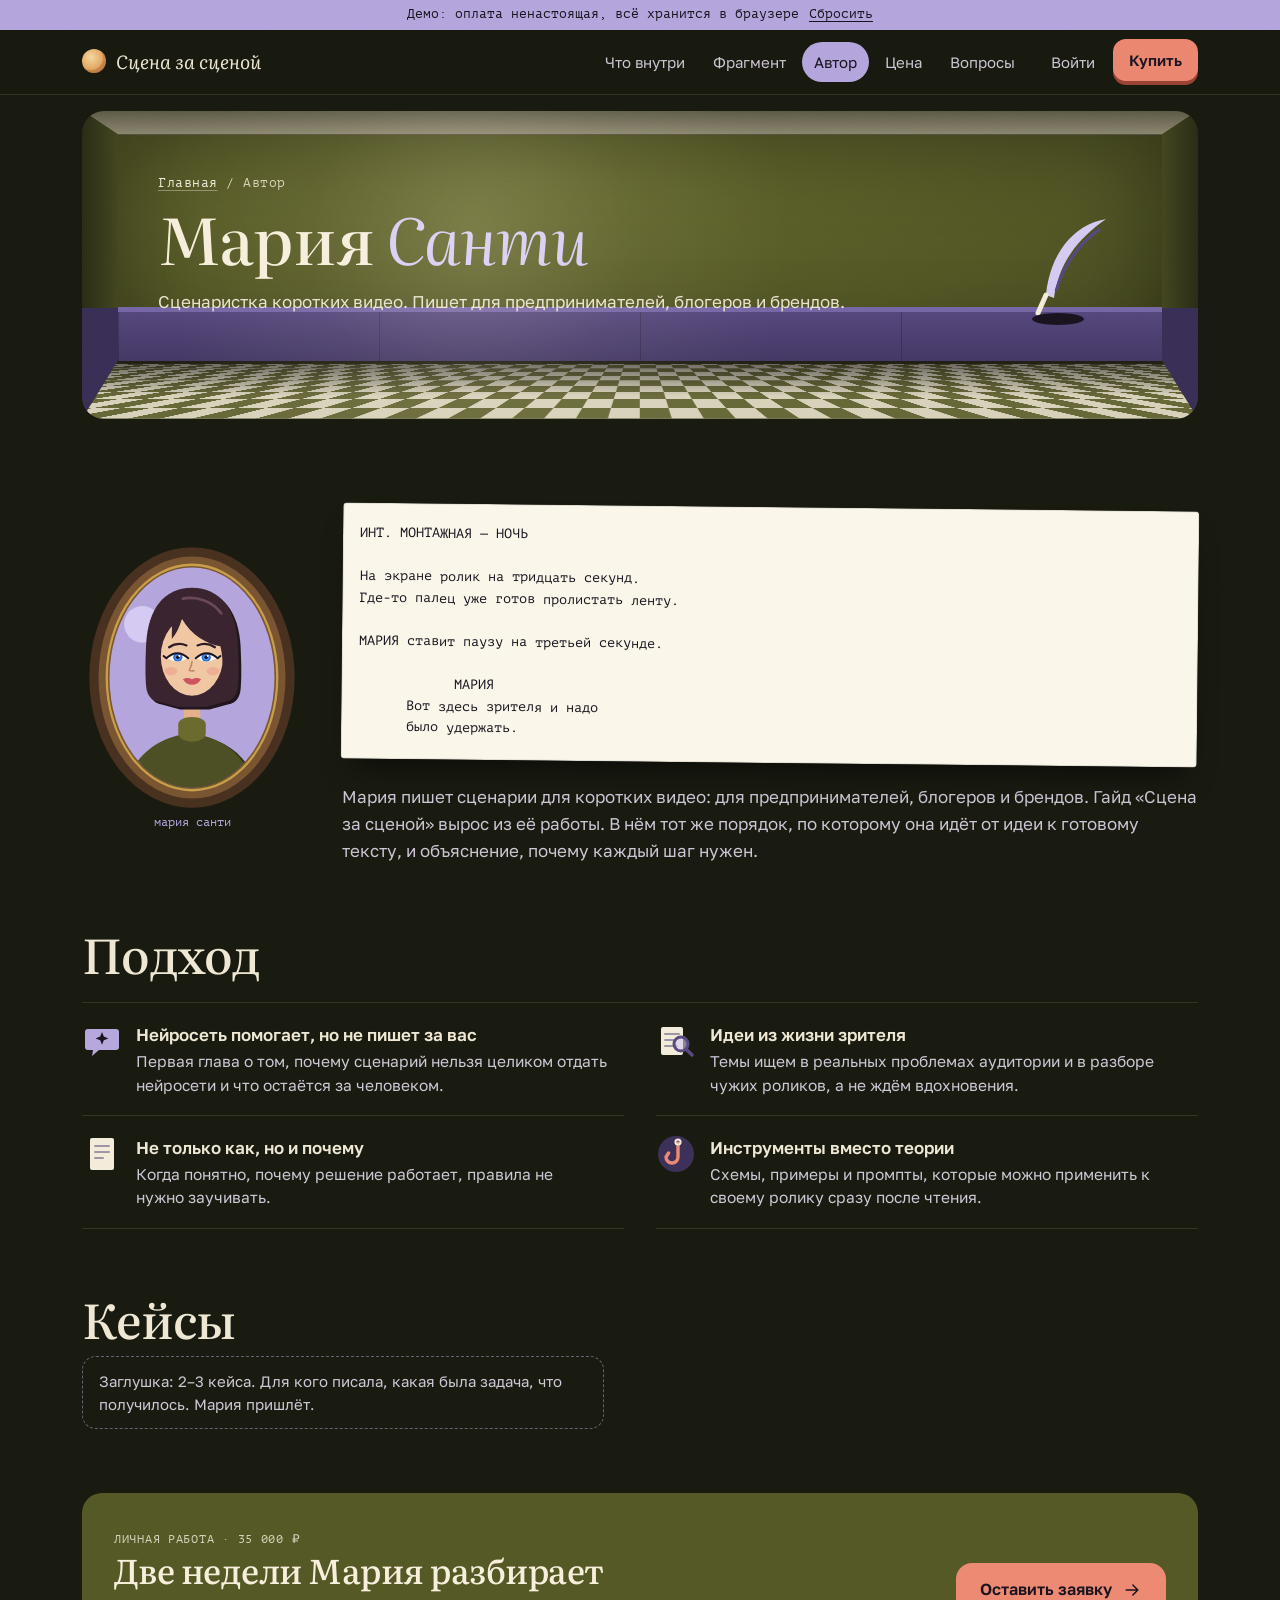
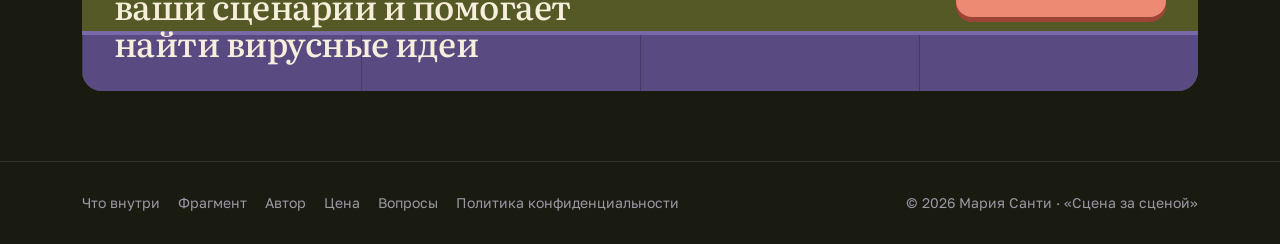
<file: avtor.html>
<!doctype html>
<html lang="ru" data-page="avtor">
<head>
<meta charset="utf-8">
<meta name="viewport" content="width=device-width, initial-scale=1, viewport-fit=cover">
<meta http-equiv="Content-Security-Policy" content="default-src 'self'; script-src 'self'; style-src 'self' 'unsafe-inline'; img-src 'self' data:; font-src 'self'; connect-src 'self' https://*.supabase.co wss://*.supabase.co; base-uri 'self'; form-action 'self'; object-src 'none'">
<meta name="referrer" content="strict-origin-when-cross-origin">
<meta name="robots" content="noindex, nofollow">
<title>Мария Санти — Сцена за сценой</title>
<meta name="description" content="Мария Санти, сценаристка коротких видео и автор гайда «Сцена за сценой».">
<meta name="theme-color" content="#191a10">
<meta property="og:title" content="Мария Санти — Сцена за сценой">
<meta property="og:description" content="Мария Санти, сценаристка коротких видео и автор гайда «Сцена за сценой».">
<link rel="icon" href="data:image/svg+xml,%3Csvg xmlns='http://www.w3.org/2000/svg' viewBox='0 0 32 32'%3E%3Ccircle cx='16' cy='16' r='14' fill='%23e2a35f'/%3E%3C/svg%3E">
<link rel="preload" href="Literata-normal-cyrillic.woff2" as="font" type="font/woff2" crossorigin>
<link rel="stylesheet" href="style.css?v=a1f3ba95">
<script src="early.js?v=76b59b32"></script>
</head>
<body data-page="avtor">
<noscript><div class="nojs">Откройте сайт в браузере (Safari, Chrome): в режиме просмотра файла вход, оплата и игры не работают.</div></noscript>
<svg width="0" height="0" style="position:absolute" aria-hidden="true">
  <symbol id="i-arrow" viewBox="0 0 24 24"><path d="M5 12h14M13 6l6 6-6 6"/></symbol>
  <symbol id="i-plus" viewBox="0 0 24 24"><path d="M12 5v14M5 12h14"/></symbol>
  <symbol id="i-check" viewBox="0 0 24 24"><path d="M20 6 9 17l-5-5"/></symbol>
  <symbol id="i-x" viewBox="0 0 24 24"><path d="M6 6l12 12M18 6 6 18"/></symbol>
  <symbol id="i-menu" viewBox="0 0 24 24"><path d="M4 7h16M4 12h16M4 17h16"/></symbol>
  <symbol id="i-bulb" viewBox="0 0 24 24"><path d="M9 18h6M10 22h4M12 2a7 7 0 0 0-4 12.7c.6.5 1 1.3 1 2.3h6c0-1 .4-1.8 1-2.3A7 7 0 0 0 12 2z"/></symbol>
  <symbol id="i-down" viewBox="0 0 24 24"><path d="M12 4v12M6 11l6 6 6-6M5 21h14"/></symbol>
  <symbol id="i-copy" viewBox="0 0 24 24"><rect x="9" y="9" width="11" height="11" rx="2"/><path d="M5 15V5a1 1 0 0 1 1-1h10"/></symbol>
  <symbol id="i-spark" viewBox="0 0 24 24"><path d="M12 3l1.9 5.1L19 10l-5.1 1.9L12 17l-1.9-5.1L5 10l5.1-1.9Z"/><path d="M19 16l.7 1.8 1.8.7-1.8.7L19 21l-.7-1.8-1.8-.7 1.8-.7Z"/></symbol>
</svg>
<header class="hd">
  <div class="wrap">
    <a class="logo" href="index.html"><i aria-hidden="true"></i>Сцена за сценой</a>
    <nav class="nav" aria-label="Разделы"><a href="vnutri.html">Что внутри</a><a href="fragment.html">Фрагмент</a><a href="avtor.html" aria-current=page>Автор</a><a href="tarify.html">Цена</a><a href="voprosy.html">Вопросы</a></nav>
    <div class="auth" id="auth"><a class="hd-link" href="vhod.html">Войти</a><a class="btn sm" href="kassa.html?t=guide" data-buy>Купить</a></div>
    <details class="mnav"><summary aria-label="Меню"><svg class="ic b" aria-hidden="true"><use href="#i-menu"/></svg><svg class="ic x" aria-hidden="true"><use href="#i-x"/></svg></summary>
      <nav class="mnav-panel" aria-label="Меню"><a href="index.html">Главная<svg class="ic" aria-hidden="true"><use href="#i-arrow"/></svg></a><a href="vnutri.html">Что внутри<svg class="ic" aria-hidden="true"><use href="#i-arrow"/></svg></a><a href="fragment.html">Фрагмент<svg class="ic" aria-hidden="true"><use href="#i-arrow"/></svg></a><a href="avtor.html" aria-current=page>Автор<svg class="ic" aria-hidden="true"><use href="#i-arrow"/></svg></a><a href="tarify.html">Цена<svg class="ic" aria-hidden="true"><use href="#i-arrow"/></svg></a><a href="voprosy.html">Вопросы<svg class="ic" aria-hidden="true"><use href="#i-arrow"/></svg></a><div id="mauth"><a class="btn v2" href="vhod.html">Войти в кабинет</a></div></nav></details>
  </div>
</header>
<main>
<section class="ph-head"><div class="wrap"><div class="stage sm"><div class="ceil"></div><div class="lw"></div><div class="rw"></div><div class="floor"><div class="checks"></div></div><div class="spot" aria-hidden="true"></div><div class="wall"><p class="crumbs"><a href="index.html">Главная</a> / Автор</p><h1>Мария <em>Санти</em></h1><p class="lede">Сценаристка коротких видео. Пишет для предпринимателей, блогеров и брендов.</p><svg class="head-prop" viewBox="0 0 120 120" aria-hidden="true"><path d="M92 8C58 14 36 44 32 84l8 3c5-34 22-58 52-79Z" fill="#d6ccf3"/><path d="M86 18C66 32 50 54 42 80" stroke="#5a4a82" stroke-width="3" fill="none"/><path d="M32 84l-8 18" stroke="#f3ecda" stroke-width="5" stroke-linecap="round"/><ellipse cx="44" cy="108" rx="26" ry="6" fill="#1a1420"/></svg></div></div></div></section>
<div class="wrap">
<section class="sec">
  <div class="author"><svg class="pf" viewBox="0 0 240 318" role="img" aria-label="Рисованный портрет Марии: девушка с каре и синими глазами">
  <ellipse cx="120" cy="150" rx="112" ry="142" fill="#4a3220"/><ellipse cx="120" cy="150" rx="102" ry="132" fill="#7d5733"/>
  <ellipse cx="120" cy="150" rx="93" ry="123" fill="none" stroke="#c9a24a" stroke-width="2.5"/>
  <ellipse cx="120" cy="150" rx="90" ry="120" fill="#b6a8dd"/>
  <clipPath id="pclip"><ellipse cx="120" cy="150" rx="90" ry="120"/></clipPath>
  <clipPath id="eyeL"><path d="M93 129q11-10 22 0q-11 7-22 0Z"/></clipPath>
  <clipPath id="eyeR"><path d="M125 129q11-10 22 0q-11 7-22 0Z"/></clipPath>
  <g clip-path="url(#pclip)">
    <circle cx="66" cy="92" r="20" fill="#d6ccf3"/>
    <path d="M45 302c2-50 31-85 77-89 46 4 74 39 77 89Z" fill="#2f3116"/>
    <path d="M41 300c2-50 31-85 77-89 46 4 74 39 77 89Z" fill="#4f5226"/>
    <path d="M111 156h18v46c-3 4-15 4-18 0Z" fill="#e6b28d"/>
    <path d="M110 160q10 13 20 0v12q-10 8-20 0Z" fill="#d49b77"/>
    <path d="M105 201c0-5 7-8 15-8s15 3 15 8v10c0 5-7 9-15 9s-15-4-15-9Z" fill="#6c6e2e"/>
    <path d="M120 52c-31 0-48 24-50 61-1 22-1 36 0 47 1 9 5 14 12 16l22 6h32l22-6c7-2 11-7 12-16 1-11 1-25 0-47-2-37-19-61-50-61Z" fill="#22161d" transform="translate(3 3)"/>
    <path d="M120 52c-31 0-48 24-50 61-1 22-1 36 0 47 1 9 5 14 12 16l22 6h32l22-6c7-2 11-7 12-16 1-11 1-25 0-47-2-37-19-61-50-61Z" fill="#3b2530"/>
    <ellipse cx="120" cy="127" rx="34" ry="43" fill="#f1c9a5"/>
    <path d="M104 60c-20 3-31 22-32 46-1 24 1 46 8 66l9 3c-7-21-8-44-4-63 3-14 9-24 17-30Z" fill="#3b2530"/>
    <path d="M104 60c30-6 54 12 58 44 2 22 1 46-4 69l-9 3c5-22 6-44 2-60-14-2-32-12-42-30-3 10-6 16-11 22 0-18 1-34 6-48Z" fill="#3b2530"/>
    <path d="M110 64c16-3 32 3 42 16" stroke="#6b4a5a" stroke-width="3" fill="none" stroke-linecap="round"/>
    <path d="M95 117q9-6 19-2M126 115q10-4 19 2" stroke="#2c1b24" stroke-width="2.4" fill="none" stroke-linecap="round"/>
    <path d="M93 129q11-10 22 0q-11 7-22 0Z" fill="#fffaf0"/><path d="M125 129q11-10 22 0q-11 7-22 0Z" fill="#fffaf0"/>
    <g clip-path="url(#eyeL)"><circle cx="104.5" cy="128" r="5" fill="#2f6fd6"/><circle cx="104.5" cy="128" r="3.4" fill="#4f8ff0"/><circle cx="104.5" cy="128" r="1.9" fill="#1a1420"/><circle cx="106.2" cy="126.4" r="1.2" fill="#fff"/></g>
    <g clip-path="url(#eyeR)"><circle cx="135.5" cy="128" r="5" fill="#2f6fd6"/><circle cx="135.5" cy="128" r="3.4" fill="#4f8ff0"/><circle cx="135.5" cy="128" r="1.9" fill="#1a1420"/><circle cx="137.2" cy="126.4" r="1.2" fill="#fff"/></g>
    <path d="M116 129q-12-11-24 0l-3-2.5M124 129q12-11 24 0l3-2.5" stroke="#1a1420" stroke-width="2" fill="none" stroke-linecap="round" stroke-linejoin="round"/>
    <path d="M120 133q-1 6-3 9q2 1.5 5 .5" stroke="#c48a68" stroke-width="1.8" fill="none" stroke-linecap="round" stroke-linejoin="round"/>
    <ellipse cx="97" cy="143" rx="7" ry="4.5" fill="#ee9a8a" opacity=".5"/><ellipse cx="143" cy="143" rx="7" ry="4.5" fill="#ee9a8a" opacity=".5"/>
    <path d="M110 152q5-3 10 0q5-3 10 0q-4 6-10 6t-10-6Z" fill="#cf5762"/>
  </g>
  <text x="120" y="312" text-anchor="middle" font-family="PT Mono, monospace" font-size="13" fill="#b6a8dd">мария санти</text>
</svg><div>
    <h2 class="sr">Знакомство</h2>
    <pre class="script intro-script">ИНТ. МОНТАЖНАЯ — НОЧЬ

На экране ролик на тридцать секунд.
Где-то палец уже готов пролистать ленту.

МАРИЯ ставит паузу на третьей секунде.

            МАРИЯ
      Вот здесь зрителя и надо
      было удержать.</pre>
    <p>Мария пишет сценарии для коротких видео: для предпринимателей, блогеров и брендов. Гайд «Сцена за сценой» вырос из её работы. В нём тот же порядок, по которому она идёт от идеи к готовому тексту, и объяснение, почему каждый шаг нужен.</p>
  </div></div>
</section>
<section class="sec">
  <h2>Подход</h2>
  <div class="list2">
    <div><svg viewBox="0 0 40 40" aria-hidden="true"><path d="M6 8h28a3 3 0 0 1 3 3v15a3 3 0 0 1-3 3H17l-7 6 1-6H6a3 3 0 0 1-3-3V11a3 3 0 0 1 3-3Z" fill="#b6a8dd"/><path d="M20 11l1.8 4.6 4.6 1.8-4.6 1.8L20 23.8l-1.8-4.6-4.6-1.8 4.6-1.8Z" fill="#1a1420"/></svg><p><b>Нейросеть помогает, но не пишет за вас</b><span>Первая глава о том, почему сценарий нельзя целиком отдать нейросети и что остаётся за человеком.</span></p></div>
    <div><svg viewBox="0 0 40 40" aria-hidden="true"><rect x="5" y="6" width="22" height="28" rx="2" fill="#f3ecda"/><path d="M9 13h14M9 19h10M9 25h12" stroke="#9d97a5" stroke-width="2" stroke-linecap="round"/><circle cx="25" cy="23" r="7" fill="#d6ccf3" fill-opacity=".6" stroke="#5a4a82" stroke-width="3"/><path d="M30 28l6 6" stroke="#5a4a82" stroke-width="3.4" stroke-linecap="round"/></svg><p><b>Идеи из жизни зрителя</b><span>Темы ищем в реальных проблемах аудитории и в разборе чужих роликов, а не ждём вдохновения.</span></p></div>
    <div><svg viewBox="0 0 40 40" aria-hidden="true"><rect x="8" y="4" width="24" height="32" rx="2" fill="#f3ecda"/><path d="M13 12h14M13 18h14M13 24h8" stroke="#9d97a5" stroke-width="2" stroke-linecap="round"/></svg><p><b>Не только как, но и почему</b><span>Когда понятно, почему решение работает, правила не нужно заучивать.</span></p></div>
    <div><svg viewBox="0 0 40 40" aria-hidden="true"><circle cx="20" cy="20" r="18" fill="#3d3159"/><path d="M22 9v14a6 6 0 1 1-12 0l2.6-4" fill="none" stroke="#ec8a74" stroke-width="3.4" stroke-linecap="round" stroke-linejoin="round"/><circle cx="22" cy="8" r="2.6" fill="none" stroke="#f3ecda" stroke-width="2"/></svg><p><b>Инструменты вместо теории</b><span>Схемы, примеры и промпты, которые можно применить к своему ролику сразу после чтения.</span></p></div>
  </div>
</section>
<section class="sec">
  <h2>Кейсы</h2>
  <p class="ph">Заглушка: 2–3 кейса. Для кого писала, какая была задача, что получилось. Мария пришлёт.</p>
</section>
<section class="sec">
  <div class="cont"><div><small>Личная работа · 35 000 ₽</small><h2>Две недели Мария разбирает ваши сценарии и помогает найти вирусные идеи</h2></div><a class="btn" href="tarify.html#zayavka">Оставить заявку <svg class="ic" aria-hidden="true"><use href="#i-arrow"/></svg></a></div>
</section>
</div>
</main>
<footer class="ft">
  <div class="wrap">
    <nav aria-label="Ссылки"><a href="vnutri.html">Что внутри</a><a href="fragment.html">Фрагмент</a><a href="avtor.html">Автор</a><a href="tarify.html">Цена</a><a href="voprosy.html">Вопросы</a><a href="politika.html">Политика конфиденциальности</a></nav>
    <span>© 2026 Мария Санти · «Сцена за сценой»</span>
  </div>
</footer>
<script src="config.js?v=e5fb1d7c"></script>
<script src="course.js?v=b2680f18"></script>
<script src="app.js?v=377ed6b0"></script>
</body>
</html>
</file>
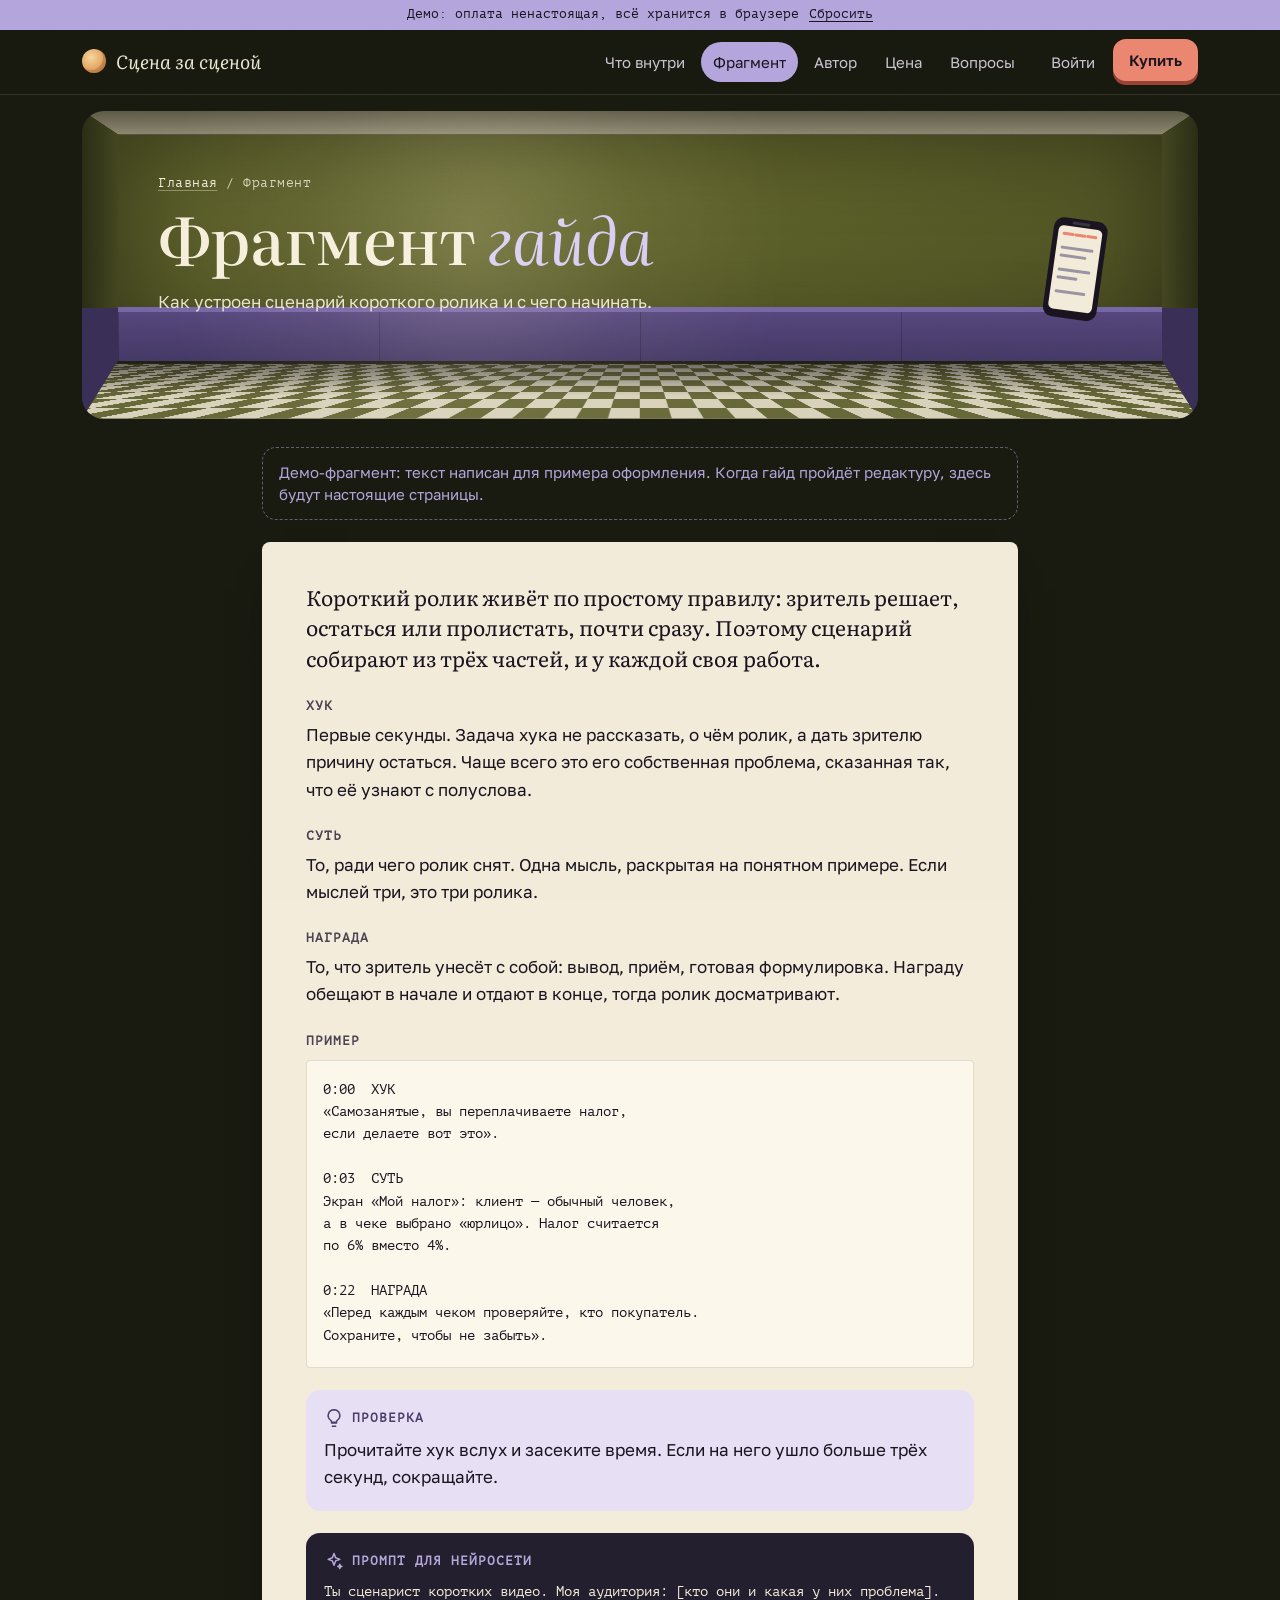
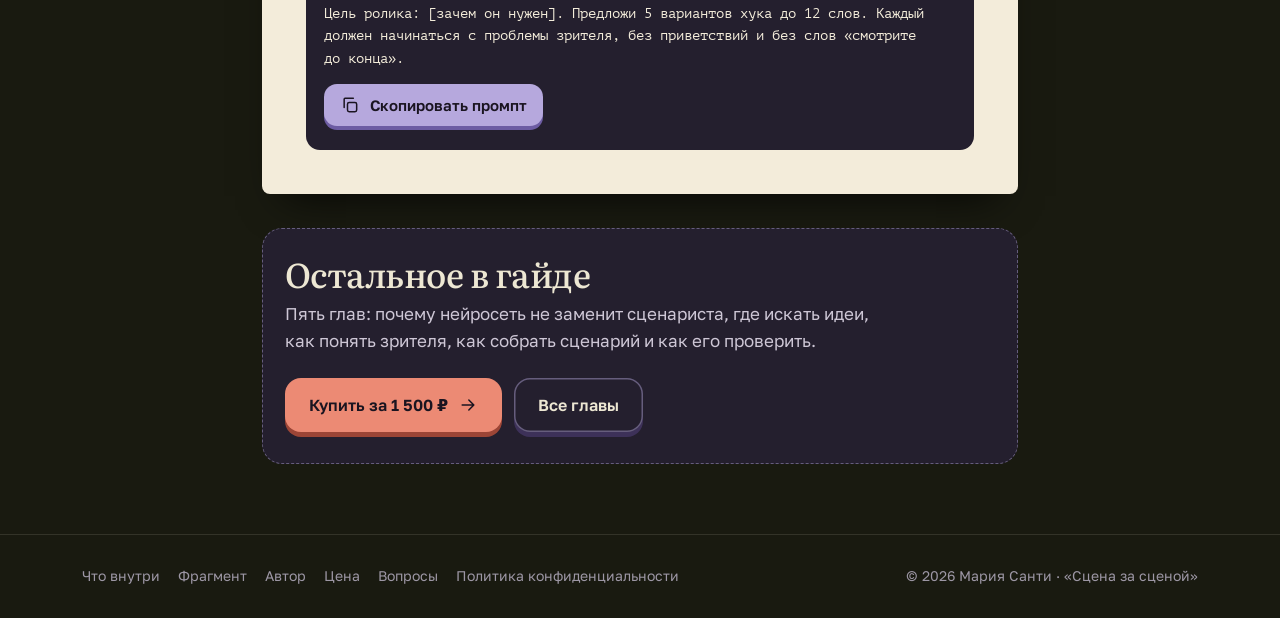
<file: fragment.html>
<!doctype html>
<html lang="ru" data-page="fragment">
<head>
<meta charset="utf-8">
<meta name="viewport" content="width=device-width, initial-scale=1, viewport-fit=cover">
<meta http-equiv="Content-Security-Policy" content="default-src 'self'; script-src 'self'; style-src 'self' 'unsafe-inline'; img-src 'self' data:; font-src 'self'; connect-src 'self' https://*.supabase.co wss://*.supabase.co; base-uri 'self'; form-action 'self'; object-src 'none'">
<meta name="referrer" content="strict-origin-when-cross-origin">
<meta name="robots" content="noindex, nofollow">
<title>Фрагмент — Сцена за сценой</title>
<meta name="description" content="Фрагмент гайда: из каких частей состоит сценарий короткого ролика.">
<meta name="theme-color" content="#191a10">
<meta property="og:title" content="Фрагмент — Сцена за сценой">
<meta property="og:description" content="Фрагмент гайда: из каких частей состоит сценарий короткого ролика.">
<link rel="icon" href="data:image/svg+xml,%3Csvg xmlns='http://www.w3.org/2000/svg' viewBox='0 0 32 32'%3E%3Ccircle cx='16' cy='16' r='14' fill='%23e2a35f'/%3E%3C/svg%3E">
<link rel="preload" href="Literata-normal-cyrillic.woff2" as="font" type="font/woff2" crossorigin>
<link rel="stylesheet" href="style.css?v=a1f3ba95">
<script src="early.js?v=76b59b32"></script>
</head>
<body data-page="fragment">
<noscript><div class="nojs">Откройте сайт в браузере (Safari, Chrome): в режиме просмотра файла вход, оплата и игры не работают.</div></noscript>
<svg width="0" height="0" style="position:absolute" aria-hidden="true">
  <symbol id="i-arrow" viewBox="0 0 24 24"><path d="M5 12h14M13 6l6 6-6 6"/></symbol>
  <symbol id="i-plus" viewBox="0 0 24 24"><path d="M12 5v14M5 12h14"/></symbol>
  <symbol id="i-check" viewBox="0 0 24 24"><path d="M20 6 9 17l-5-5"/></symbol>
  <symbol id="i-x" viewBox="0 0 24 24"><path d="M6 6l12 12M18 6 6 18"/></symbol>
  <symbol id="i-menu" viewBox="0 0 24 24"><path d="M4 7h16M4 12h16M4 17h16"/></symbol>
  <symbol id="i-bulb" viewBox="0 0 24 24"><path d="M9 18h6M10 22h4M12 2a7 7 0 0 0-4 12.7c.6.5 1 1.3 1 2.3h6c0-1 .4-1.8 1-2.3A7 7 0 0 0 12 2z"/></symbol>
  <symbol id="i-down" viewBox="0 0 24 24"><path d="M12 4v12M6 11l6 6 6-6M5 21h14"/></symbol>
  <symbol id="i-copy" viewBox="0 0 24 24"><rect x="9" y="9" width="11" height="11" rx="2"/><path d="M5 15V5a1 1 0 0 1 1-1h10"/></symbol>
  <symbol id="i-spark" viewBox="0 0 24 24"><path d="M12 3l1.9 5.1L19 10l-5.1 1.9L12 17l-1.9-5.1L5 10l5.1-1.9Z"/><path d="M19 16l.7 1.8 1.8.7-1.8.7L19 21l-.7-1.8-1.8-.7 1.8-.7Z"/></symbol>
</svg>
<header class="hd">
  <div class="wrap">
    <a class="logo" href="index.html"><i aria-hidden="true"></i>Сцена за сценой</a>
    <nav class="nav" aria-label="Разделы"><a href="vnutri.html">Что внутри</a><a href="fragment.html" aria-current=page>Фрагмент</a><a href="avtor.html">Автор</a><a href="tarify.html">Цена</a><a href="voprosy.html">Вопросы</a></nav>
    <div class="auth" id="auth"><a class="hd-link" href="vhod.html">Войти</a><a class="btn sm" href="kassa.html?t=guide" data-buy>Купить</a></div>
    <details class="mnav"><summary aria-label="Меню"><svg class="ic b" aria-hidden="true"><use href="#i-menu"/></svg><svg class="ic x" aria-hidden="true"><use href="#i-x"/></svg></summary>
      <nav class="mnav-panel" aria-label="Меню"><a href="index.html">Главная<svg class="ic" aria-hidden="true"><use href="#i-arrow"/></svg></a><a href="vnutri.html">Что внутри<svg class="ic" aria-hidden="true"><use href="#i-arrow"/></svg></a><a href="fragment.html" aria-current=page>Фрагмент<svg class="ic" aria-hidden="true"><use href="#i-arrow"/></svg></a><a href="avtor.html">Автор<svg class="ic" aria-hidden="true"><use href="#i-arrow"/></svg></a><a href="tarify.html">Цена<svg class="ic" aria-hidden="true"><use href="#i-arrow"/></svg></a><a href="voprosy.html">Вопросы<svg class="ic" aria-hidden="true"><use href="#i-arrow"/></svg></a><div id="mauth"><a class="btn v2" href="vhod.html">Войти в кабинет</a></div></nav></details>
  </div>
</header>
<main>
<section class="ph-head"><div class="wrap"><div class="stage sm"><div class="ceil"></div><div class="lw"></div><div class="rw"></div><div class="floor"><div class="checks"></div></div><div class="spot" aria-hidden="true"></div><div class="wall"><p class="crumbs"><a href="index.html">Главная</a> / Фрагмент</p><h1>Фрагмент <em>гайда</em></h1><p class="lede">Как устроен сценарий короткого ролика и с чего начинать.</p><svg class="head-prop" viewBox="0 0 120 120" aria-hidden="true"><g transform="rotate(8 60 60)"><rect x="34" y="8" width="54" height="100" rx="10" fill="#1a1420"/><rect x="39" y="16" width="44" height="84" rx="5" fill="#f3ecda"/><rect x="52" y="11" width="18" height="3" rx="1.5" fill="#3a3340"/><path d="M45 24h9M57 24h9M69 24h8" stroke="#ec8a74" stroke-width="3" stroke-linecap="round"/><path d="M45 38h30M45 46h24M45 60h30M45 68h18M45 82h28" stroke="#9d97a5" stroke-width="3" stroke-linecap="round"/></g></svg></div></div></div></section>
<div class="wrap narrow-read">
  <p class="ph">Демо-фрагмент: текст написан для примера оформления. Когда гайд пройдёт редактуру, здесь будут настоящие страницы.</p>
  <article class="paper">
    <p class="lead">Короткий ролик живёт по простому правилу: зритель решает, остаться или пролистать, почти сразу. Поэтому сценарий собирают из трёх частей, и у каждой своя работа.</p>
    <h2>Хук</h2>
    <p>Первые секунды. Задача хука не рассказать, о чём ролик, а дать зрителю причину остаться. Чаще всего это его собственная проблема, сказанная так, что её узнают с полуслова.</p>
    <h2>Суть</h2>
    <p>То, ради чего ролик снят. Одна мысль, раскрытая на понятном примере. Если мыслей три, это три ролика.</p>
    <h2>Награда</h2>
    <p>То, что зритель унесёт с собой: вывод, приём, готовая формулировка. Награду обещают в начале и отдают в конце, тогда ролик досматривают.</p>
    <h2>Пример</h2>
    <pre class="script">0:00  ХУК
«Самозанятые, вы переплачиваете налог,
если делаете вот это».

0:03  СУТЬ
Экран «Мой налог»: клиент — обычный человек,
а в чеке выбрано «юрлицо». Налог считается
по 6% вместо 4%.

0:22  НАГРАДА
«Перед каждым чеком проверяйте, кто покупатель.
Сохраните, чтобы не забыть».</pre>
    <div class="box tip"><b><svg class="ic" aria-hidden="true"><use href="#i-bulb"/></svg>Проверка</b><p>Прочитайте хук вслух и засеките время. Если на него ушло больше трёх секунд, сокращайте.</p></div>
    <div class="box prompt"><b><svg class="ic" aria-hidden="true"><use href="#i-spark"/></svg>Промпт для нейросети</b><p class="pr" id="prompt">Ты сценарист коротких видео. Моя аудитория: [кто они и какая у них проблема]. Цель ролика: [зачем он нужен]. Предложи 5 вариантов хука до 12 слов. Каждый должен начинаться с проблемы зрителя, без приветствий и без слов «смотрите до конца».</p>
      <button type="button" class="btn sm v2" id="pr-copy"><svg class="ic" aria-hidden="true"><use href="#i-copy"/></svg> Скопировать промпт</button></div>
  </article>
  <div class="more">
    <h2>Остальное в гайде</h2>
    <p>Пять глав: почему нейросеть не заменит сценариста, где искать идеи, как понять зрителя, как собрать сценарий и как его проверить.</p>
    <div class="ctas"><a class="btn" href="kassa.html?t=guide" data-buy>Купить за 1 500 ₽ <svg class="ic" aria-hidden="true"><use href="#i-arrow"/></svg></a><a class="btn ghost" href="vnutri.html">Все главы</a></div>
  </div>
</div>
</main>
<footer class="ft">
  <div class="wrap">
    <nav aria-label="Ссылки"><a href="vnutri.html">Что внутри</a><a href="fragment.html">Фрагмент</a><a href="avtor.html">Автор</a><a href="tarify.html">Цена</a><a href="voprosy.html">Вопросы</a><a href="politika.html">Политика конфиденциальности</a></nav>
    <span>© 2026 Мария Санти · «Сцена за сценой»</span>
  </div>
</footer>
<script src="config.js?v=e5fb1d7c"></script>
<script src="course.js?v=b2680f18"></script>
<script src="app.js?v=377ed6b0"></script>
</body>
</html>
</file>
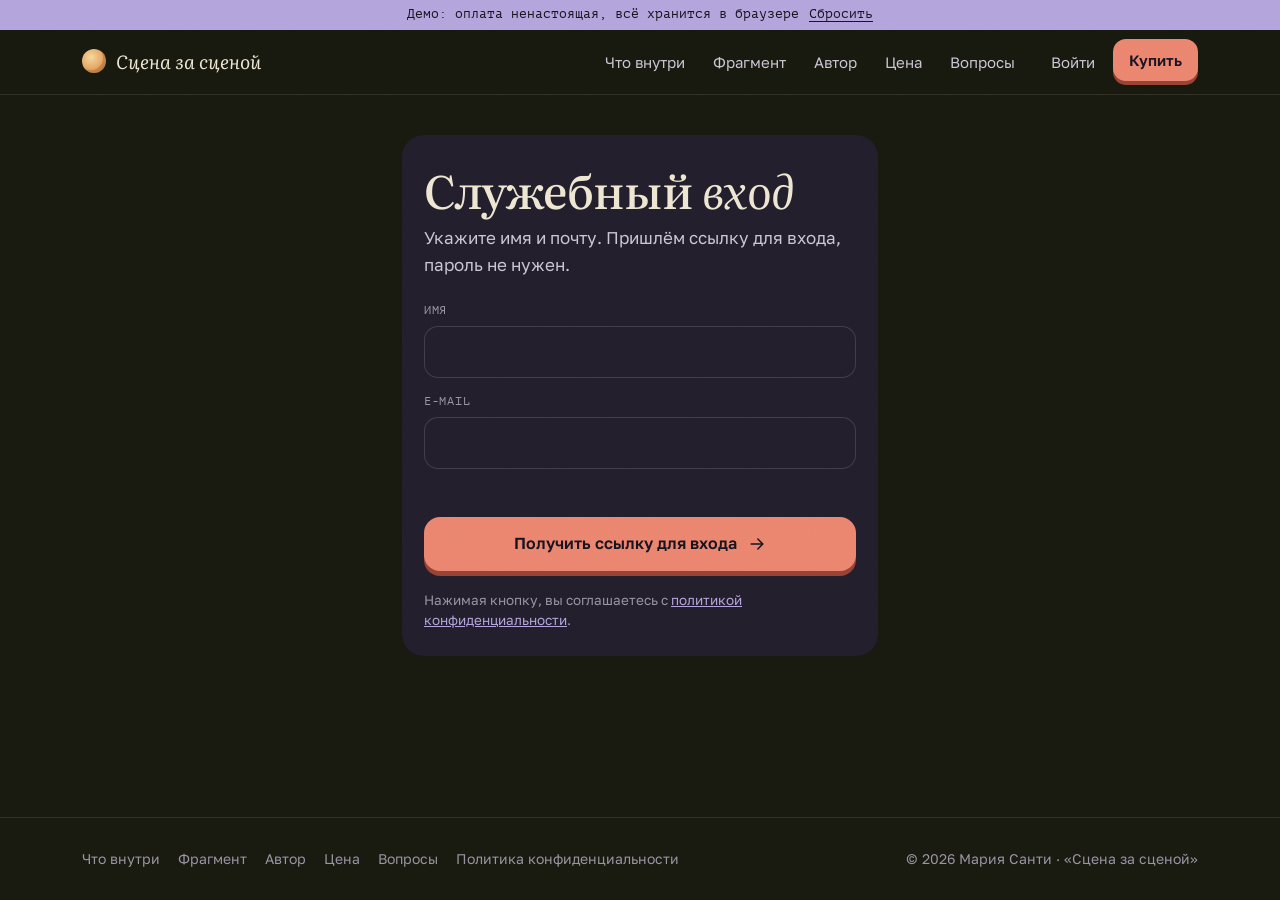
<file: kabinet.html>
<!doctype html>
<html lang="ru" data-page="kabinet">
<head>
<meta charset="utf-8">
<meta name="viewport" content="width=device-width, initial-scale=1, viewport-fit=cover">
<meta http-equiv="Content-Security-Policy" content="default-src 'self'; script-src 'self'; style-src 'self' 'unsafe-inline'; img-src 'self' data:; font-src 'self'; connect-src 'self' https://*.supabase.co wss://*.supabase.co; base-uri 'self'; form-action 'self'; object-src 'none'">
<meta name="referrer" content="strict-origin-when-cross-origin">
<meta name="robots" content="noindex, nofollow">
<title>Кабинет — Сцена за сценой</title>
<meta name="description" content="Ваш гайд в кабинете.">
<meta name="theme-color" content="#191a10">
<meta property="og:title" content="Кабинет — Сцена за сценой">
<meta property="og:description" content="Ваш гайд в кабинете.">
<link rel="icon" href="data:image/svg+xml,%3Csvg xmlns='http://www.w3.org/2000/svg' viewBox='0 0 32 32'%3E%3Ccircle cx='16' cy='16' r='14' fill='%23e2a35f'/%3E%3C/svg%3E">
<link rel="preload" href="Literata-normal-cyrillic.woff2" as="font" type="font/woff2" crossorigin>
<link rel="stylesheet" href="style.css?v=a1f3ba95">
<script src="early.js?v=76b59b32"></script>
</head>
<body data-page="kabinet">
<noscript><div class="nojs">Откройте сайт в браузере (Safari, Chrome): в режиме просмотра файла вход, оплата и игры не работают.</div></noscript>
<svg width="0" height="0" style="position:absolute" aria-hidden="true">
  <symbol id="i-arrow" viewBox="0 0 24 24"><path d="M5 12h14M13 6l6 6-6 6"/></symbol>
  <symbol id="i-plus" viewBox="0 0 24 24"><path d="M12 5v14M5 12h14"/></symbol>
  <symbol id="i-check" viewBox="0 0 24 24"><path d="M20 6 9 17l-5-5"/></symbol>
  <symbol id="i-x" viewBox="0 0 24 24"><path d="M6 6l12 12M18 6 6 18"/></symbol>
  <symbol id="i-menu" viewBox="0 0 24 24"><path d="M4 7h16M4 12h16M4 17h16"/></symbol>
  <symbol id="i-bulb" viewBox="0 0 24 24"><path d="M9 18h6M10 22h4M12 2a7 7 0 0 0-4 12.7c.6.5 1 1.3 1 2.3h6c0-1 .4-1.8 1-2.3A7 7 0 0 0 12 2z"/></symbol>
  <symbol id="i-down" viewBox="0 0 24 24"><path d="M12 4v12M6 11l6 6 6-6M5 21h14"/></symbol>
  <symbol id="i-copy" viewBox="0 0 24 24"><rect x="9" y="9" width="11" height="11" rx="2"/><path d="M5 15V5a1 1 0 0 1 1-1h10"/></symbol>
  <symbol id="i-spark" viewBox="0 0 24 24"><path d="M12 3l1.9 5.1L19 10l-5.1 1.9L12 17l-1.9-5.1L5 10l5.1-1.9Z"/><path d="M19 16l.7 1.8 1.8.7-1.8.7L19 21l-.7-1.8-1.8-.7 1.8-.7Z"/></symbol>
</svg>
<header class="hd">
  <div class="wrap">
    <a class="logo" href="index.html"><i aria-hidden="true"></i>Сцена за сценой</a>
    <nav class="nav" aria-label="Разделы"><a href="vnutri.html">Что внутри</a><a href="fragment.html">Фрагмент</a><a href="avtor.html">Автор</a><a href="tarify.html">Цена</a><a href="voprosy.html">Вопросы</a></nav>
    <div class="auth" id="auth"><a class="hd-link" href="vhod.html">Войти</a><a class="btn sm" href="kassa.html?t=guide" data-buy>Купить</a></div>
    <details class="mnav"><summary aria-label="Меню"><svg class="ic b" aria-hidden="true"><use href="#i-menu"/></svg><svg class="ic x" aria-hidden="true"><use href="#i-x"/></svg></summary>
      <nav class="mnav-panel" aria-label="Меню"><a href="index.html">Главная<svg class="ic" aria-hidden="true"><use href="#i-arrow"/></svg></a><a href="vnutri.html">Что внутри<svg class="ic" aria-hidden="true"><use href="#i-arrow"/></svg></a><a href="fragment.html">Фрагмент<svg class="ic" aria-hidden="true"><use href="#i-arrow"/></svg></a><a href="avtor.html">Автор<svg class="ic" aria-hidden="true"><use href="#i-arrow"/></svg></a><a href="tarify.html">Цена<svg class="ic" aria-hidden="true"><use href="#i-arrow"/></svg></a><a href="voprosy.html">Вопросы<svg class="ic" aria-hidden="true"><use href="#i-arrow"/></svg></a><div id="mauth"><a class="btn v2" href="vhod.html">Войти в кабинет</a></div></nav></details>
  </div>
</header>
<main><div class="wrap kb" id="kb"><div class="skel" style="height:48px;max-width:420px"></div><div class="skel" style="height:180px;margin-top:24px;border-radius:20px"></div></div></main>
<footer class="ft">
  <div class="wrap">
    <nav aria-label="Ссылки"><a href="vnutri.html">Что внутри</a><a href="fragment.html">Фрагмент</a><a href="avtor.html">Автор</a><a href="tarify.html">Цена</a><a href="voprosy.html">Вопросы</a><a href="politika.html">Политика конфиденциальности</a></nav>
    <span>© 2026 Мария Санти · «Сцена за сценой»</span>
  </div>
</footer>
<script src="config.js?v=e5fb1d7c"></script>
<script src="course.js?v=b2680f18"></script>
<script src="app.js?v=377ed6b0"></script>
</body>
</html>
</file>
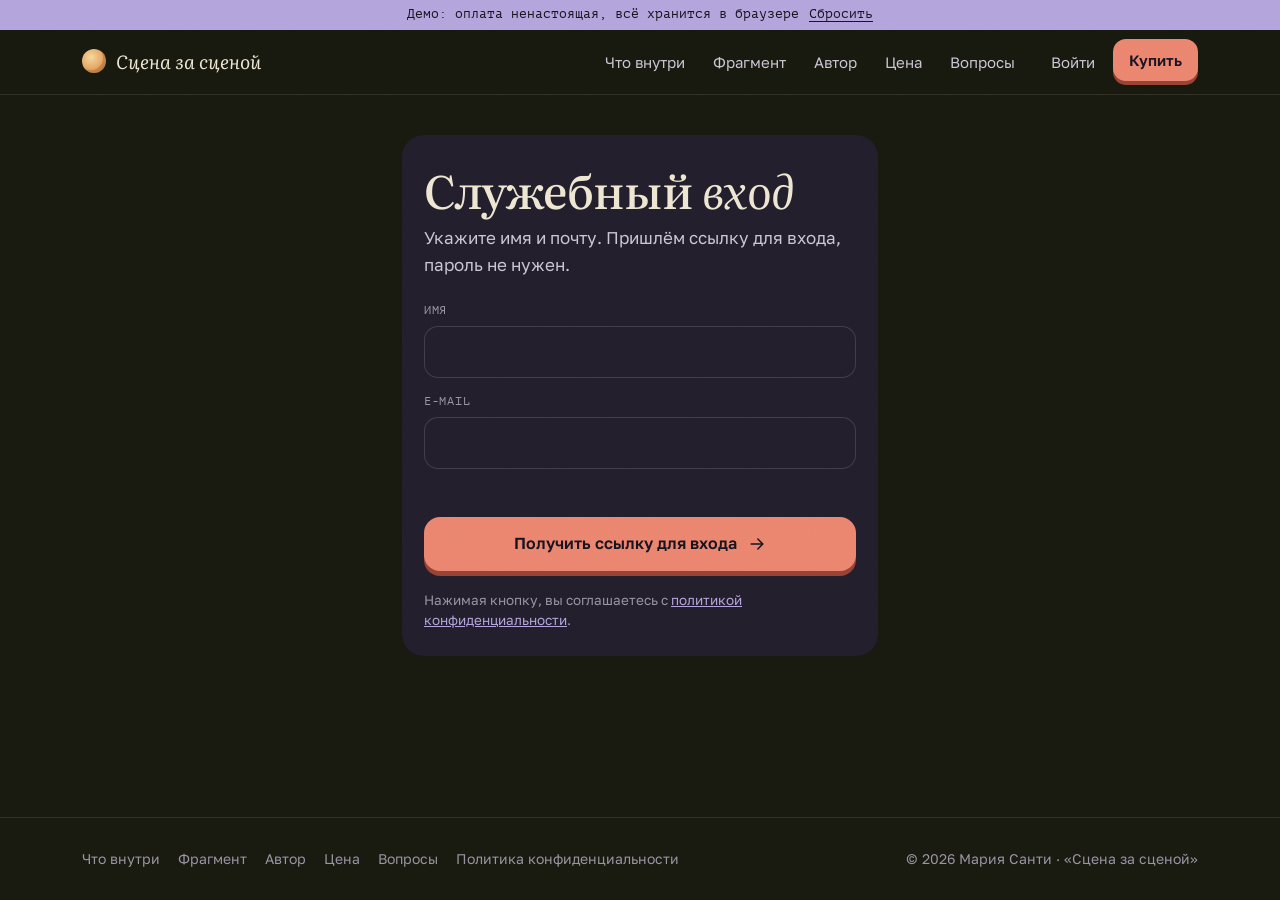
<file: kassa.html>
<!doctype html>
<html lang="ru" data-page="kassa">
<head>
<meta charset="utf-8">
<meta name="viewport" content="width=device-width, initial-scale=1, viewport-fit=cover">
<meta http-equiv="Content-Security-Policy" content="default-src 'self'; script-src 'self'; style-src 'self' 'unsafe-inline'; img-src 'self' data:; font-src 'self'; connect-src 'self' https://*.supabase.co wss://*.supabase.co; base-uri 'self'; form-action 'self'; object-src 'none'">
<meta name="referrer" content="strict-origin-when-cross-origin">
<meta name="robots" content="noindex, nofollow">
<title>Касса — Сцена за сценой</title>
<meta name="description" content="Оплата гайда «Сцена за сценой».">
<meta name="theme-color" content="#191a10">
<meta property="og:title" content="Касса — Сцена за сценой">
<meta property="og:description" content="Оплата гайда «Сцена за сценой».">
<link rel="icon" href="data:image/svg+xml,%3Csvg xmlns='http://www.w3.org/2000/svg' viewBox='0 0 32 32'%3E%3Ccircle cx='16' cy='16' r='14' fill='%23e2a35f'/%3E%3C/svg%3E">
<link rel="preload" href="Literata-normal-cyrillic.woff2" as="font" type="font/woff2" crossorigin>
<link rel="stylesheet" href="style.css?v=a1f3ba95">
<script src="early.js?v=76b59b32"></script>
</head>
<body data-page="kassa">
<noscript><div class="nojs">Откройте сайт в браузере (Safari, Chrome): в режиме просмотра файла вход, оплата и игры не работают.</div></noscript>
<svg width="0" height="0" style="position:absolute" aria-hidden="true">
  <symbol id="i-arrow" viewBox="0 0 24 24"><path d="M5 12h14M13 6l6 6-6 6"/></symbol>
  <symbol id="i-plus" viewBox="0 0 24 24"><path d="M12 5v14M5 12h14"/></symbol>
  <symbol id="i-check" viewBox="0 0 24 24"><path d="M20 6 9 17l-5-5"/></symbol>
  <symbol id="i-x" viewBox="0 0 24 24"><path d="M6 6l12 12M18 6 6 18"/></symbol>
  <symbol id="i-menu" viewBox="0 0 24 24"><path d="M4 7h16M4 12h16M4 17h16"/></symbol>
  <symbol id="i-bulb" viewBox="0 0 24 24"><path d="M9 18h6M10 22h4M12 2a7 7 0 0 0-4 12.7c.6.5 1 1.3 1 2.3h6c0-1 .4-1.8 1-2.3A7 7 0 0 0 12 2z"/></symbol>
  <symbol id="i-down" viewBox="0 0 24 24"><path d="M12 4v12M6 11l6 6 6-6M5 21h14"/></symbol>
  <symbol id="i-copy" viewBox="0 0 24 24"><rect x="9" y="9" width="11" height="11" rx="2"/><path d="M5 15V5a1 1 0 0 1 1-1h10"/></symbol>
  <symbol id="i-spark" viewBox="0 0 24 24"><path d="M12 3l1.9 5.1L19 10l-5.1 1.9L12 17l-1.9-5.1L5 10l5.1-1.9Z"/><path d="M19 16l.7 1.8 1.8.7-1.8.7L19 21l-.7-1.8-1.8-.7 1.8-.7Z"/></symbol>
</svg>
<header class="hd">
  <div class="wrap">
    <a class="logo" href="index.html"><i aria-hidden="true"></i>Сцена за сценой</a>
    <nav class="nav" aria-label="Разделы"><a href="vnutri.html">Что внутри</a><a href="fragment.html">Фрагмент</a><a href="avtor.html">Автор</a><a href="tarify.html">Цена</a><a href="voprosy.html">Вопросы</a></nav>
    <div class="auth" id="auth"><a class="hd-link" href="vhod.html">Войти</a><a class="btn sm" href="kassa.html?t=guide" data-buy>Купить</a></div>
    <details class="mnav"><summary aria-label="Меню"><svg class="ic b" aria-hidden="true"><use href="#i-menu"/></svg><svg class="ic x" aria-hidden="true"><use href="#i-x"/></svg></summary>
      <nav class="mnav-panel" aria-label="Меню"><a href="index.html">Главная<svg class="ic" aria-hidden="true"><use href="#i-arrow"/></svg></a><a href="vnutri.html">Что внутри<svg class="ic" aria-hidden="true"><use href="#i-arrow"/></svg></a><a href="fragment.html">Фрагмент<svg class="ic" aria-hidden="true"><use href="#i-arrow"/></svg></a><a href="avtor.html">Автор<svg class="ic" aria-hidden="true"><use href="#i-arrow"/></svg></a><a href="tarify.html">Цена<svg class="ic" aria-hidden="true"><use href="#i-arrow"/></svg></a><a href="voprosy.html">Вопросы<svg class="ic" aria-hidden="true"><use href="#i-arrow"/></svg></a><div id="mauth"><a class="btn v2" href="vhod.html">Войти в кабинет</a></div></nav></details>
  </div>
</header>
<main><div class="narrow"><div class="door" id="door">
  <h1>Касса</h1>
  <p>Гайд «Сцена за сценой». Файл появится в кабинете сразу после оплаты.</p>
  <div data-skel><div class="skel"></div><div class="skel"></div><div class="skel"></div></div>
  <form id="pay-form" hidden novalidate>
    <div class="opts" id="opts"></div>
    <div class="sum" id="sum"></div>
    <p class="stub">Здесь откроется форма платёжного сервиса (ЮKassa или Prodamus). В прототипе деньги не списываются.</p>
    <label class="check" style="margin-top:16px"><input type="checkbox" id="agree"><span>Принимаю условия <a href="politika.html">оферты</a> и <a href="politika.html">политику конфиденциальности</a></span></label>
    <p class="err" id="pay-err" role="alert"></p>
    <button class="btn wide" type="submit" id="pay">Оплатить</button>
  </form>
</div></div></main>
<footer class="ft">
  <div class="wrap">
    <nav aria-label="Ссылки"><a href="vnutri.html">Что внутри</a><a href="fragment.html">Фрагмент</a><a href="avtor.html">Автор</a><a href="tarify.html">Цена</a><a href="voprosy.html">Вопросы</a><a href="politika.html">Политика конфиденциальности</a></nav>
    <span>© 2026 Мария Санти · «Сцена за сценой»</span>
  </div>
</footer>
<script src="config.js?v=e5fb1d7c"></script>
<script src="course.js?v=b2680f18"></script>
<script src="app.js?v=377ed6b0"></script>
</body>
</html>
</file>
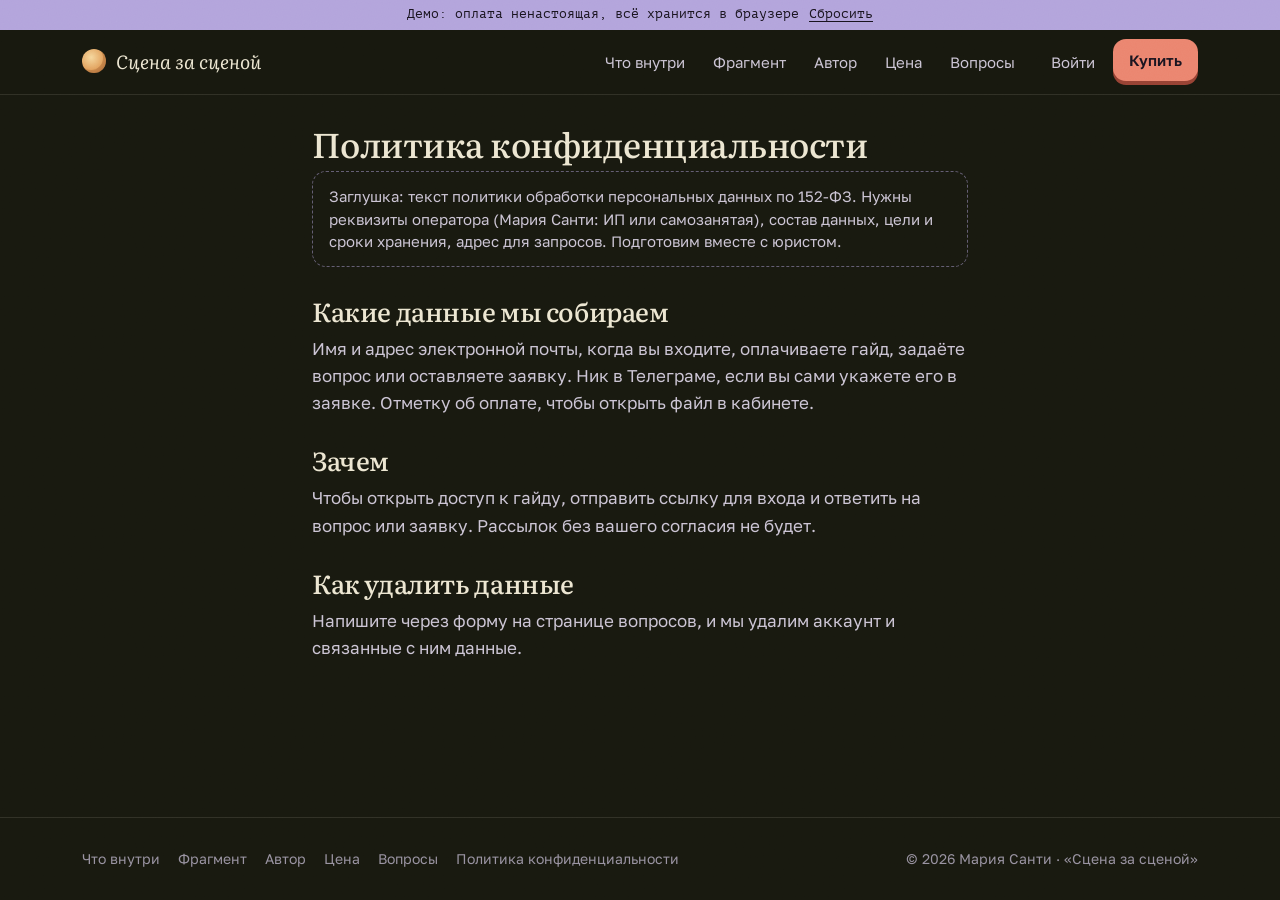
<file: politika.html>
<!doctype html>
<html lang="ru" data-page="politika">
<head>
<meta charset="utf-8">
<meta name="viewport" content="width=device-width, initial-scale=1, viewport-fit=cover">
<meta http-equiv="Content-Security-Policy" content="default-src 'self'; script-src 'self'; style-src 'self' 'unsafe-inline'; img-src 'self' data:; font-src 'self'; connect-src 'self' https://*.supabase.co wss://*.supabase.co; base-uri 'self'; form-action 'self'; object-src 'none'">
<meta name="referrer" content="strict-origin-when-cross-origin">
<meta name="robots" content="noindex, nofollow">
<title>Политика конфиденциальности — Сцена за сценой</title>
<meta name="description" content="Как мы обрабатываем персональные данные.">
<meta name="theme-color" content="#191a10">
<meta property="og:title" content="Политика конфиденциальности — Сцена за сценой">
<meta property="og:description" content="Как мы обрабатываем персональные данные.">
<link rel="icon" href="data:image/svg+xml,%3Csvg xmlns='http://www.w3.org/2000/svg' viewBox='0 0 32 32'%3E%3Ccircle cx='16' cy='16' r='14' fill='%23e2a35f'/%3E%3C/svg%3E">
<link rel="preload" href="Literata-normal-cyrillic.woff2" as="font" type="font/woff2" crossorigin>
<link rel="stylesheet" href="style.css?v=a1f3ba95">
<script src="early.js?v=76b59b32"></script>
</head>
<body data-page="politika">
<noscript><div class="nojs">Откройте сайт в браузере (Safari, Chrome): в режиме просмотра файла вход, оплата и игры не работают.</div></noscript>
<svg width="0" height="0" style="position:absolute" aria-hidden="true">
  <symbol id="i-arrow" viewBox="0 0 24 24"><path d="M5 12h14M13 6l6 6-6 6"/></symbol>
  <symbol id="i-plus" viewBox="0 0 24 24"><path d="M12 5v14M5 12h14"/></symbol>
  <symbol id="i-check" viewBox="0 0 24 24"><path d="M20 6 9 17l-5-5"/></symbol>
  <symbol id="i-x" viewBox="0 0 24 24"><path d="M6 6l12 12M18 6 6 18"/></symbol>
  <symbol id="i-menu" viewBox="0 0 24 24"><path d="M4 7h16M4 12h16M4 17h16"/></symbol>
  <symbol id="i-bulb" viewBox="0 0 24 24"><path d="M9 18h6M10 22h4M12 2a7 7 0 0 0-4 12.7c.6.5 1 1.3 1 2.3h6c0-1 .4-1.8 1-2.3A7 7 0 0 0 12 2z"/></symbol>
  <symbol id="i-down" viewBox="0 0 24 24"><path d="M12 4v12M6 11l6 6 6-6M5 21h14"/></symbol>
  <symbol id="i-copy" viewBox="0 0 24 24"><rect x="9" y="9" width="11" height="11" rx="2"/><path d="M5 15V5a1 1 0 0 1 1-1h10"/></symbol>
  <symbol id="i-spark" viewBox="0 0 24 24"><path d="M12 3l1.9 5.1L19 10l-5.1 1.9L12 17l-1.9-5.1L5 10l5.1-1.9Z"/><path d="M19 16l.7 1.8 1.8.7-1.8.7L19 21l-.7-1.8-1.8-.7 1.8-.7Z"/></symbol>
</svg>
<header class="hd">
  <div class="wrap">
    <a class="logo" href="index.html"><i aria-hidden="true"></i>Сцена за сценой</a>
    <nav class="nav" aria-label="Разделы"><a href="vnutri.html">Что внутри</a><a href="fragment.html">Фрагмент</a><a href="avtor.html">Автор</a><a href="tarify.html">Цена</a><a href="voprosy.html">Вопросы</a></nav>
    <div class="auth" id="auth"><a class="hd-link" href="vhod.html">Войти</a><a class="btn sm" href="kassa.html?t=guide" data-buy>Купить</a></div>
    <details class="mnav"><summary aria-label="Меню"><svg class="ic b" aria-hidden="true"><use href="#i-menu"/></svg><svg class="ic x" aria-hidden="true"><use href="#i-x"/></svg></summary>
      <nav class="mnav-panel" aria-label="Меню"><a href="index.html">Главная<svg class="ic" aria-hidden="true"><use href="#i-arrow"/></svg></a><a href="vnutri.html">Что внутри<svg class="ic" aria-hidden="true"><use href="#i-arrow"/></svg></a><a href="fragment.html">Фрагмент<svg class="ic" aria-hidden="true"><use href="#i-arrow"/></svg></a><a href="avtor.html">Автор<svg class="ic" aria-hidden="true"><use href="#i-arrow"/></svg></a><a href="tarify.html">Цена<svg class="ic" aria-hidden="true"><use href="#i-arrow"/></svg></a><a href="voprosy.html">Вопросы<svg class="ic" aria-hidden="true"><use href="#i-arrow"/></svg></a><div id="mauth"><a class="btn v2" href="vhod.html">Войти в кабинет</a></div></nav></details>
  </div>
</header>
<main><div class="doc">
  <h1>Политика конфиденциальности</h1>
  <p class="ph">Заглушка: текст политики обработки персональных данных по 152-ФЗ. Нужны реквизиты оператора (Мария Санти: ИП или самозанятая), состав данных, цели и сроки хранения, адрес для запросов. Подготовим вместе с юристом.</p>
  <h2>Какие данные мы собираем</h2>
  <p>Имя и адрес электронной почты, когда вы входите, оплачиваете гайд, задаёте вопрос или оставляете заявку. Ник в Телеграме, если вы сами укажете его в заявке. Отметку об оплате, чтобы открыть файл в кабинете.</p>
  <h2>Зачем</h2>
  <p>Чтобы открыть доступ к гайду, отправить ссылку для входа и ответить на вопрос или заявку. Рассылок без вашего согласия не будет.</p>
  <h2>Как удалить данные</h2>
  <p>Напишите через форму на странице вопросов, и мы удалим аккаунт и связанные с ним данные.</p>
</div></main>
<footer class="ft">
  <div class="wrap">
    <nav aria-label="Ссылки"><a href="vnutri.html">Что внутри</a><a href="fragment.html">Фрагмент</a><a href="avtor.html">Автор</a><a href="tarify.html">Цена</a><a href="voprosy.html">Вопросы</a><a href="politika.html">Политика конфиденциальности</a></nav>
    <span>© 2026 Мария Санти · «Сцена за сценой»</span>
  </div>
</footer>
<script src="config.js?v=e5fb1d7c"></script>
<script src="course.js?v=b2680f18"></script>
<script src="app.js?v=377ed6b0"></script>
</body>
</html>
</file>
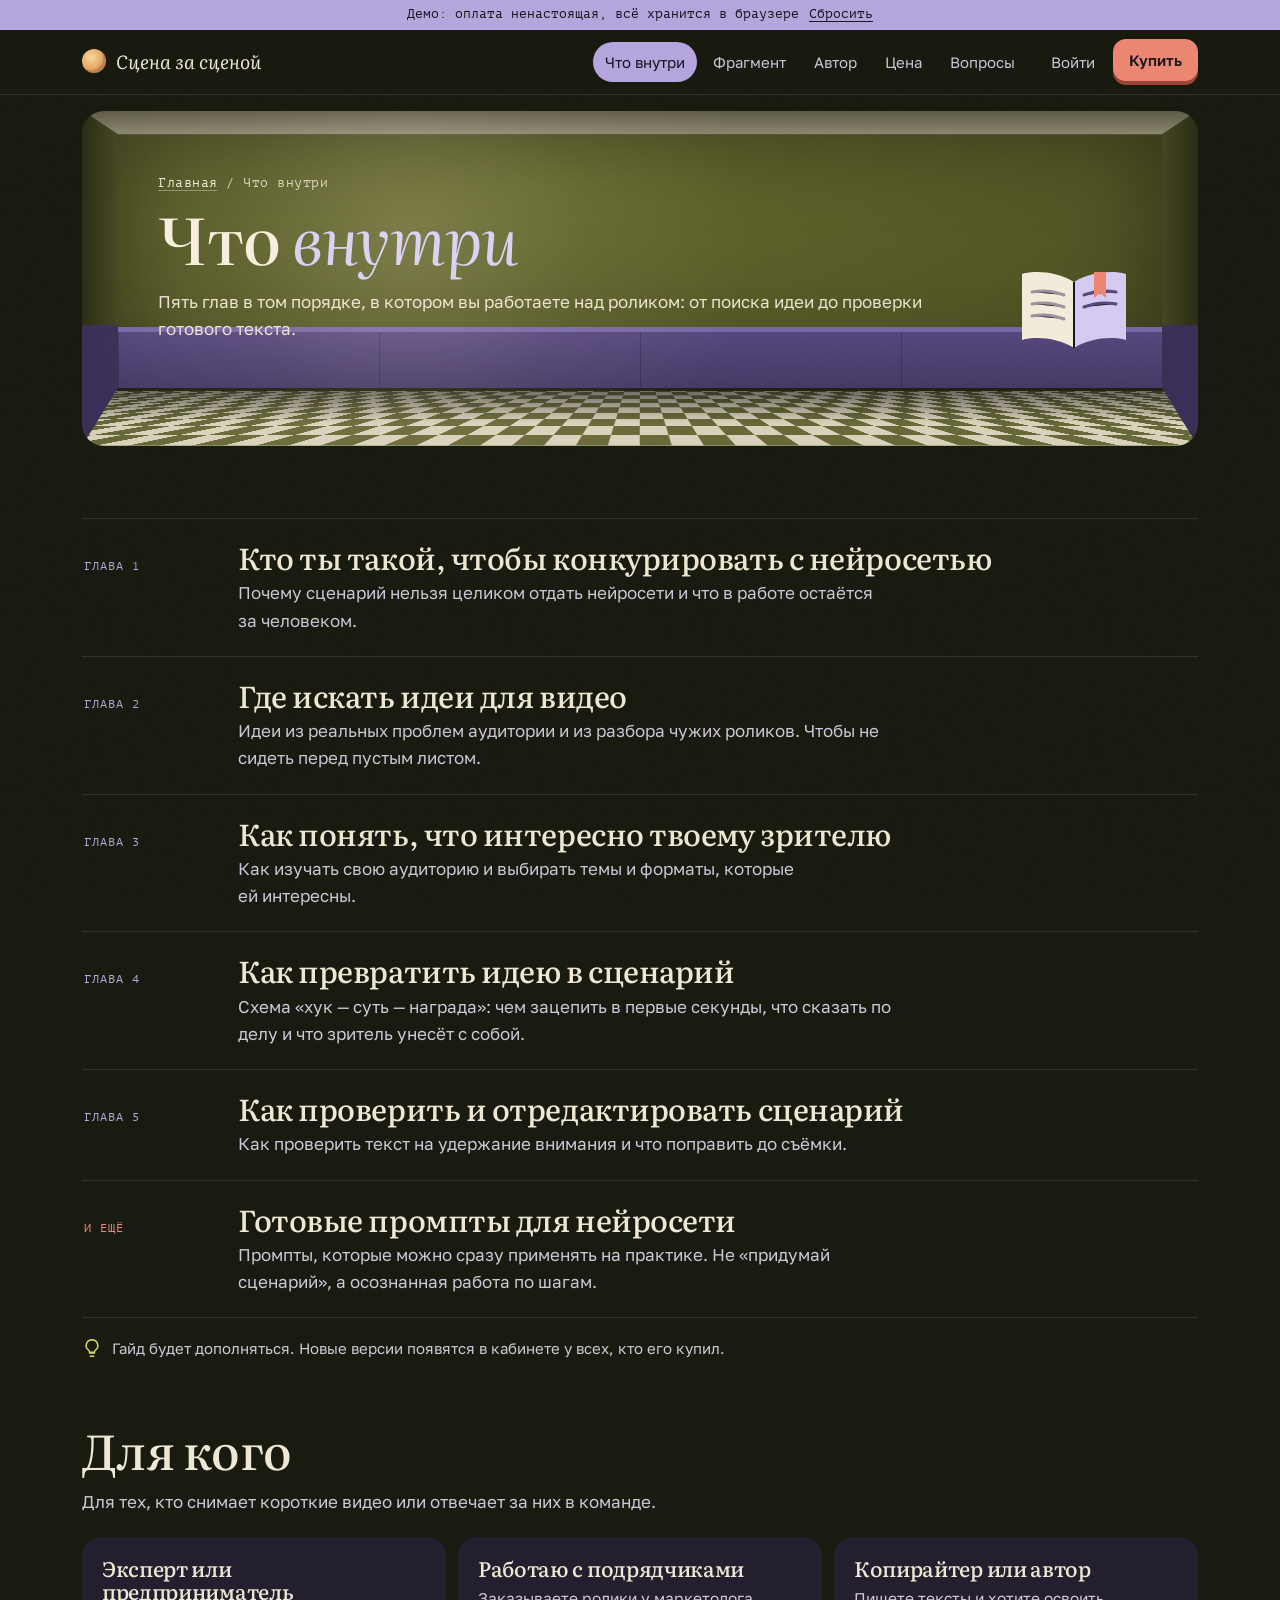
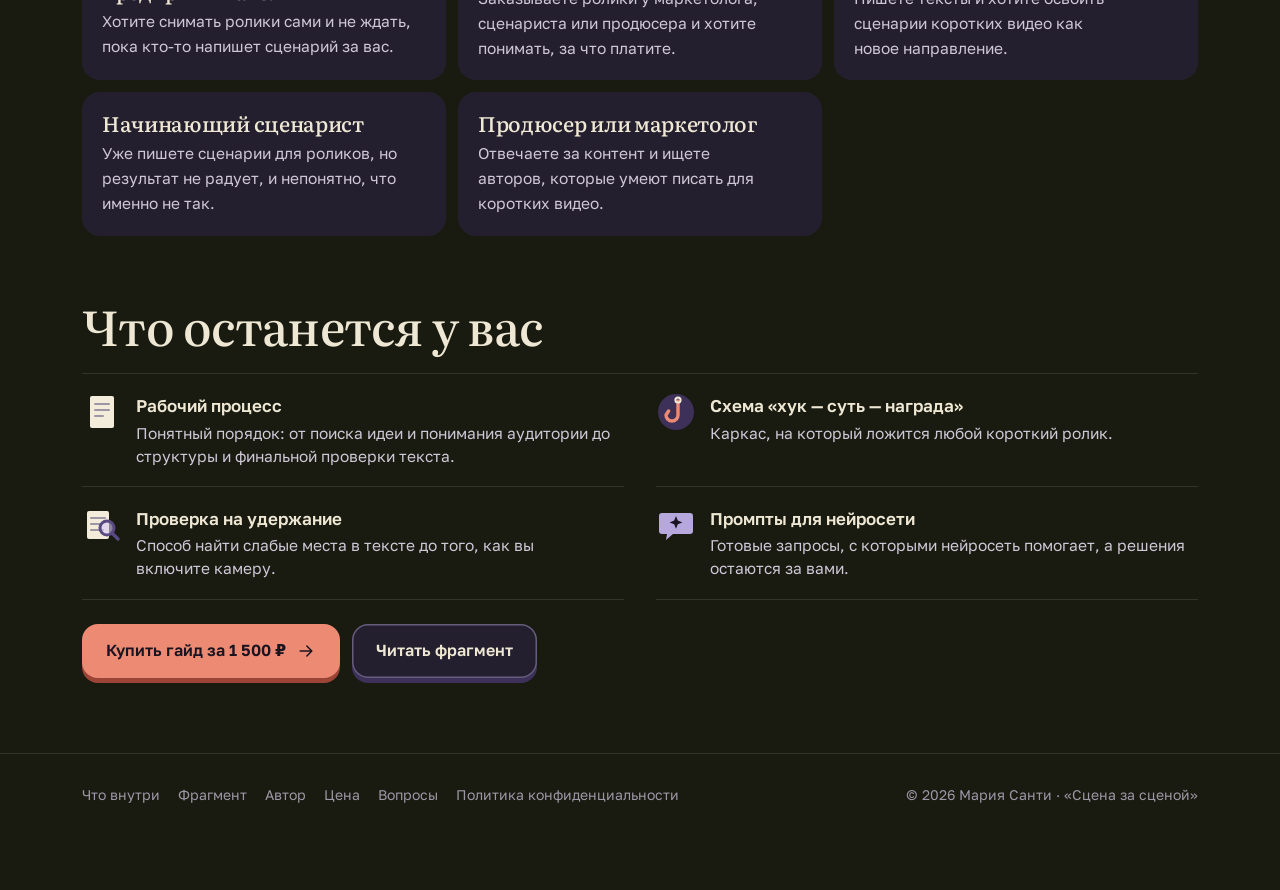
<file: programma.html>
<!doctype html><html lang="ru"><head><meta charset="utf-8"><meta name="robots" content="noindex"><meta http-equiv="refresh" content="0; url=vnutri.html"><title>Сцена за сценой</title></head><body><a href="vnutri.html">Страница переехала</a></body></html>
</file>
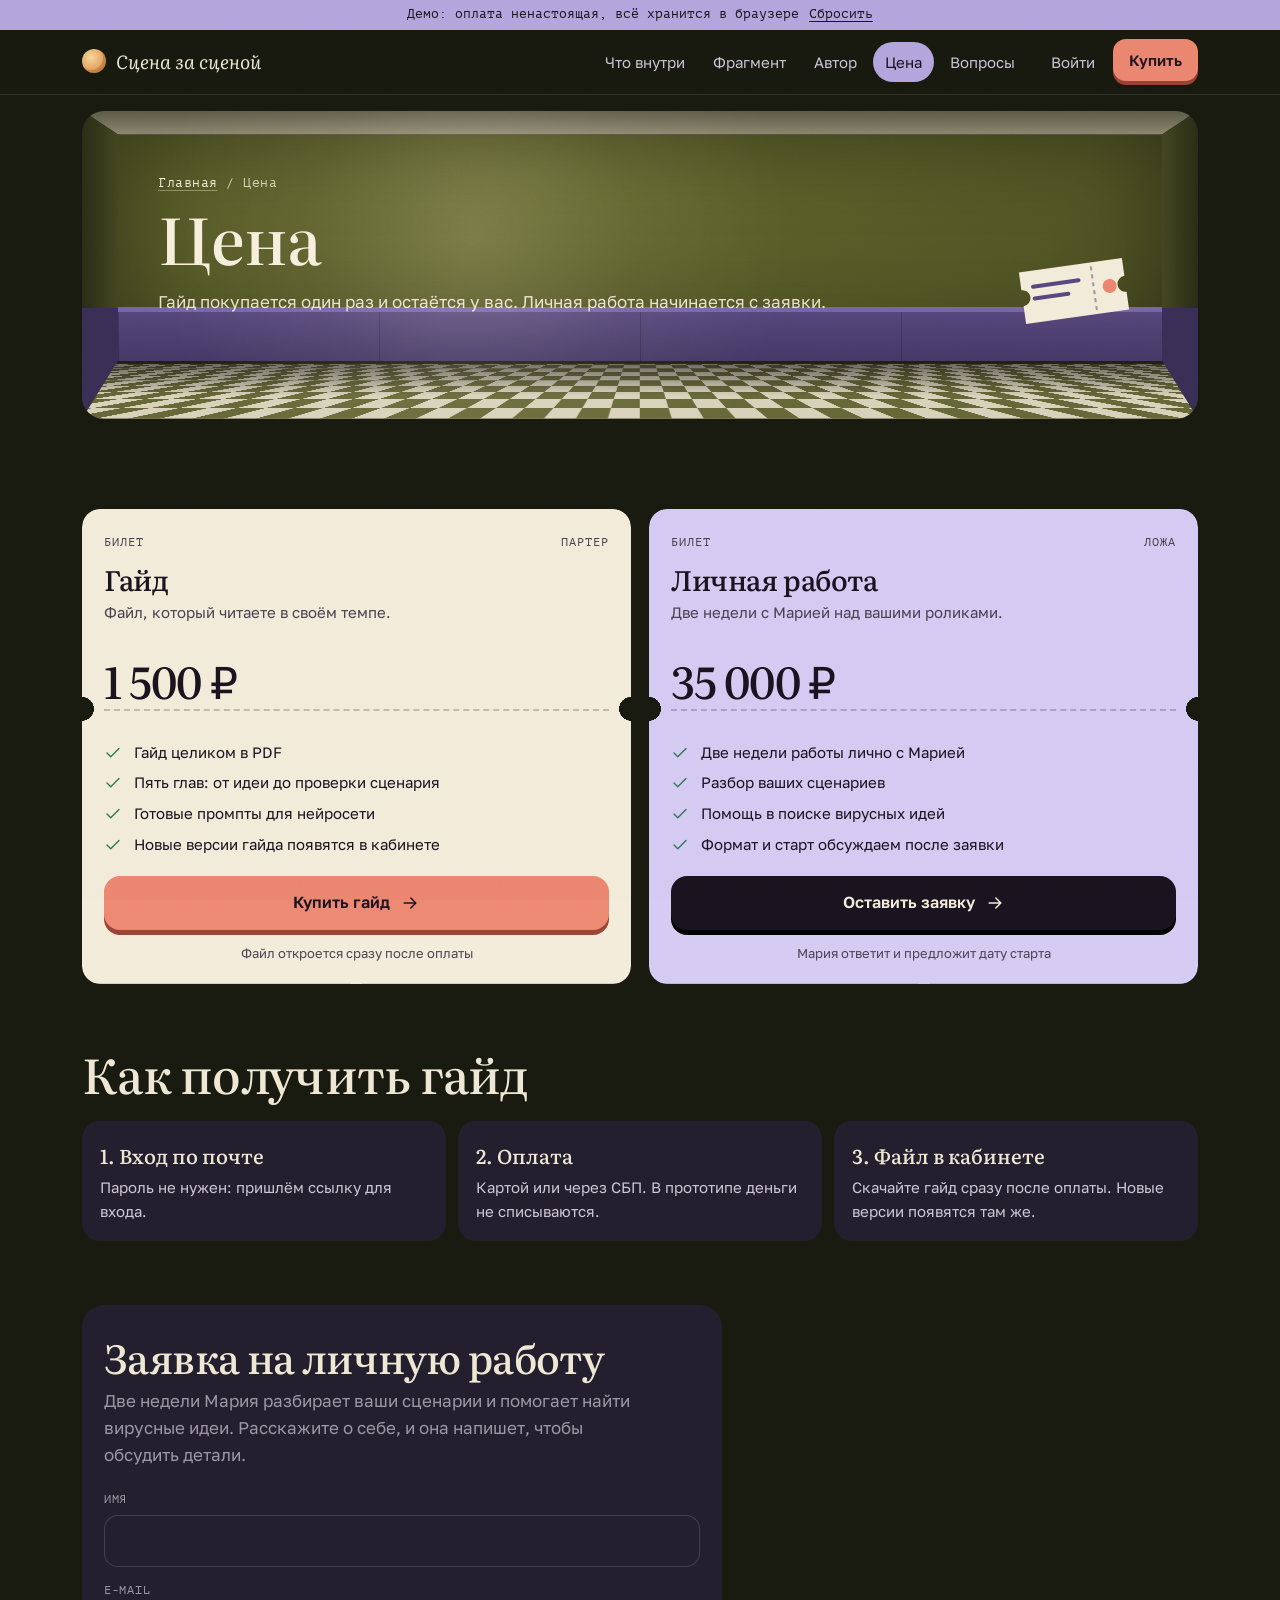
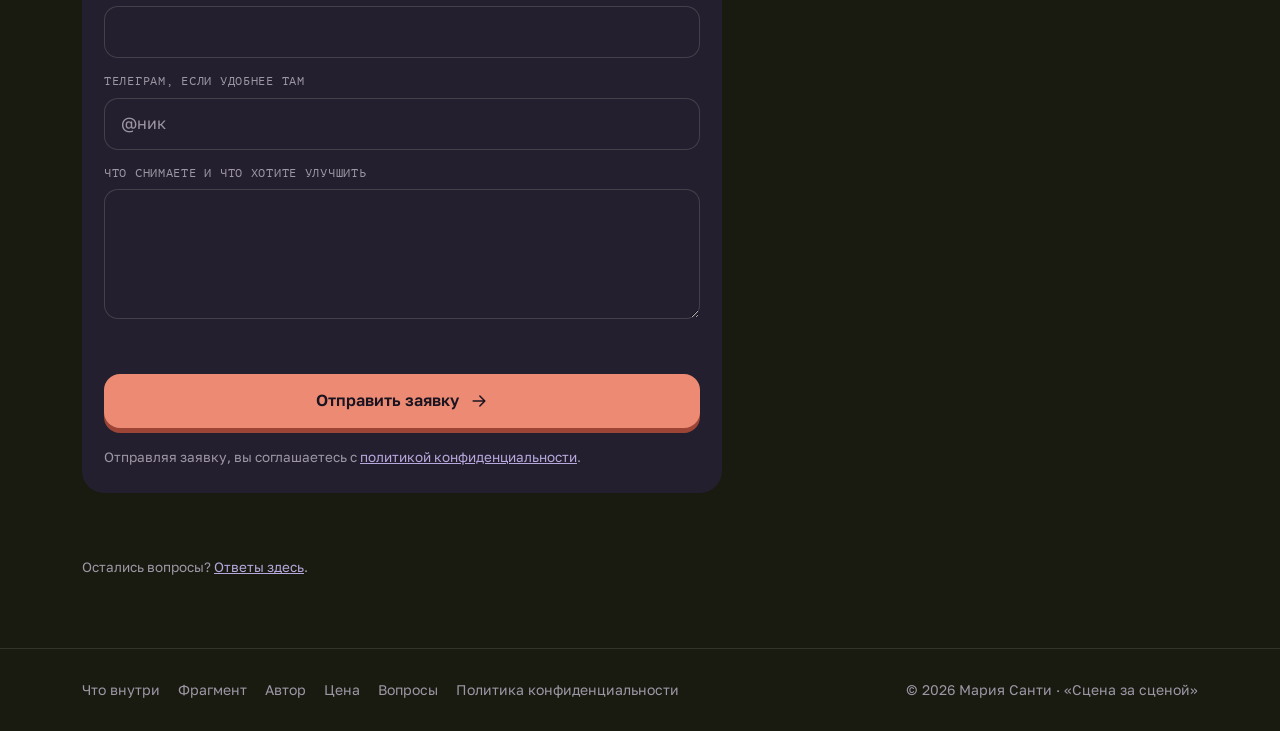
<file: tarify.html>
<!doctype html>
<html lang="ru" data-page="tarify">
<head>
<meta charset="utf-8">
<meta name="viewport" content="width=device-width, initial-scale=1, viewport-fit=cover">
<meta http-equiv="Content-Security-Policy" content="default-src 'self'; script-src 'self'; style-src 'self' 'unsafe-inline'; img-src 'self' data:; font-src 'self'; connect-src 'self' https://*.supabase.co wss://*.supabase.co; base-uri 'self'; form-action 'self'; object-src 'none'">
<meta name="referrer" content="strict-origin-when-cross-origin">
<meta name="robots" content="noindex, nofollow">
<title>Цена — Сцена за сценой</title>
<meta name="description" content="Гайд «Сцена за сценой» за 1 500 ₽ и личная работа с Марией Санти.">
<meta name="theme-color" content="#191a10">
<meta property="og:title" content="Цена — Сцена за сценой">
<meta property="og:description" content="Гайд «Сцена за сценой» за 1 500 ₽ и личная работа с Марией Санти.">
<link rel="icon" href="data:image/svg+xml,%3Csvg xmlns='http://www.w3.org/2000/svg' viewBox='0 0 32 32'%3E%3Ccircle cx='16' cy='16' r='14' fill='%23e2a35f'/%3E%3C/svg%3E">
<link rel="preload" href="Literata-normal-cyrillic.woff2" as="font" type="font/woff2" crossorigin>
<link rel="stylesheet" href="style.css?v=a1f3ba95">
<script src="early.js?v=76b59b32"></script>
</head>
<body data-page="tarify">
<noscript><div class="nojs">Откройте сайт в браузере (Safari, Chrome): в режиме просмотра файла вход, оплата и игры не работают.</div></noscript>
<svg width="0" height="0" style="position:absolute" aria-hidden="true">
  <symbol id="i-arrow" viewBox="0 0 24 24"><path d="M5 12h14M13 6l6 6-6 6"/></symbol>
  <symbol id="i-plus" viewBox="0 0 24 24"><path d="M12 5v14M5 12h14"/></symbol>
  <symbol id="i-check" viewBox="0 0 24 24"><path d="M20 6 9 17l-5-5"/></symbol>
  <symbol id="i-x" viewBox="0 0 24 24"><path d="M6 6l12 12M18 6 6 18"/></symbol>
  <symbol id="i-menu" viewBox="0 0 24 24"><path d="M4 7h16M4 12h16M4 17h16"/></symbol>
  <symbol id="i-bulb" viewBox="0 0 24 24"><path d="M9 18h6M10 22h4M12 2a7 7 0 0 0-4 12.7c.6.5 1 1.3 1 2.3h6c0-1 .4-1.8 1-2.3A7 7 0 0 0 12 2z"/></symbol>
  <symbol id="i-down" viewBox="0 0 24 24"><path d="M12 4v12M6 11l6 6 6-6M5 21h14"/></symbol>
  <symbol id="i-copy" viewBox="0 0 24 24"><rect x="9" y="9" width="11" height="11" rx="2"/><path d="M5 15V5a1 1 0 0 1 1-1h10"/></symbol>
  <symbol id="i-spark" viewBox="0 0 24 24"><path d="M12 3l1.9 5.1L19 10l-5.1 1.9L12 17l-1.9-5.1L5 10l5.1-1.9Z"/><path d="M19 16l.7 1.8 1.8.7-1.8.7L19 21l-.7-1.8-1.8-.7 1.8-.7Z"/></symbol>
</svg>
<header class="hd">
  <div class="wrap">
    <a class="logo" href="index.html"><i aria-hidden="true"></i>Сцена за сценой</a>
    <nav class="nav" aria-label="Разделы"><a href="vnutri.html">Что внутри</a><a href="fragment.html">Фрагмент</a><a href="avtor.html">Автор</a><a href="tarify.html" aria-current=page>Цена</a><a href="voprosy.html">Вопросы</a></nav>
    <div class="auth" id="auth"><a class="hd-link" href="vhod.html">Войти</a><a class="btn sm" href="kassa.html?t=guide" data-buy>Купить</a></div>
    <details class="mnav"><summary aria-label="Меню"><svg class="ic b" aria-hidden="true"><use href="#i-menu"/></svg><svg class="ic x" aria-hidden="true"><use href="#i-x"/></svg></summary>
      <nav class="mnav-panel" aria-label="Меню"><a href="index.html">Главная<svg class="ic" aria-hidden="true"><use href="#i-arrow"/></svg></a><a href="vnutri.html">Что внутри<svg class="ic" aria-hidden="true"><use href="#i-arrow"/></svg></a><a href="fragment.html">Фрагмент<svg class="ic" aria-hidden="true"><use href="#i-arrow"/></svg></a><a href="avtor.html">Автор<svg class="ic" aria-hidden="true"><use href="#i-arrow"/></svg></a><a href="tarify.html" aria-current=page>Цена<svg class="ic" aria-hidden="true"><use href="#i-arrow"/></svg></a><a href="voprosy.html">Вопросы<svg class="ic" aria-hidden="true"><use href="#i-arrow"/></svg></a><div id="mauth"><a class="btn v2" href="vhod.html">Войти в кабинет</a></div></nav></details>
  </div>
</header>
<main>
<section class="ph-head"><div class="wrap"><div class="stage sm"><div class="ceil"></div><div class="lw"></div><div class="rw"></div><div class="floor"><div class="checks"></div></div><div class="spot" aria-hidden="true"></div><div class="wall"><p class="crumbs"><a href="index.html">Главная</a> / Цена</p><h1>Цена</h1><p class="lede">Гайд покупается один раз и остаётся у вас. Личная работа начинается с заявки.</p><svg class="head-prop" viewBox="0 0 120 80" aria-hidden="true"><g transform="rotate(-8 60 40)"><path d="M8 14h104v18a8 8 0 0 0 0 16v18H8V48a8 8 0 0 0 0-16Z" fill="#f3ecda"/><path d="M80 18v44" stroke="#9d97a5" stroke-width="2" stroke-dasharray="4 4"/><path d="M20 30h46M20 42h34" stroke="#5a4a82" stroke-width="4" stroke-linecap="round"/><circle cx="96" cy="40" r="7" fill="#ec8a74"/></g></svg></div></div></div></section>
<div class="wrap">
<section class="sec"><h2 class="sr">Тарифы</h2><div class="tiers"><article class="ticket"><div class="tk-top"><span>Билет</span><span>Партер</span></div><h2>Гайд</h2><p class="sub">Файл, который читаете в своём темпе.</p><div class="price"><b>1 500 ₽</b></div><ul class="tk-list"><li><svg class="ic" aria-hidden="true"><use href="#i-check"/></svg><span>Гайд целиком в PDF</span></li><li><svg class="ic" aria-hidden="true"><use href="#i-check"/></svg><span>Пять глав: от идеи до проверки сценария</span></li><li><svg class="ic" aria-hidden="true"><use href="#i-check"/></svg><span>Готовые промпты для нейросети</span></li><li><svg class="ic" aria-hidden="true"><use href="#i-check"/></svg><span>Новые версии гайда появятся в кабинете</span></li></ul><a class="btn wide" href="kassa.html?t=guide" data-buy>Купить гайд <svg class="ic" aria-hidden="true"><use href="#i-arrow"/></svg></a><p class="note">Файл откроется сразу после оплаты</p></article><article class="ticket hot"><div class="tk-top"><span>Билет</span><span>Ложа</span></div><h2>Личная работа</h2><p class="sub">Две недели с Марией над вашими роликами.</p><div class="price"><b>35 000 ₽</b></div><ul class="tk-list"><li><svg class="ic" aria-hidden="true"><use href="#i-check"/></svg><span>Две недели работы лично с Марией</span></li><li><svg class="ic" aria-hidden="true"><use href="#i-check"/></svg><span>Разбор ваших сценариев</span></li><li><svg class="ic" aria-hidden="true"><use href="#i-check"/></svg><span>Помощь в поиске вирусных идей</span></li><li><svg class="ic" aria-hidden="true"><use href="#i-check"/></svg><span>Формат и старт обсуждаем после заявки</span></li></ul><a class="btn ink wide" href="tarify.html#zayavka">Оставить заявку <svg class="ic" aria-hidden="true"><use href="#i-arrow"/></svg></a><p class="note">Мария ответит и предложит дату старта</p></article></div></section>
<section class="sec">
  <h2>Как получить гайд</h2>
  <div class="after">
    <div><b>1. Вход по почте</b><span>Пароль не нужен: пришлём ссылку для входа.</span></div>
    <div><b>2. Оплата</b><span>Картой или через СБП. В прототипе деньги не списываются.</span></div>
    <div><b>3. Файл в кабинете</b><span>Скачайте гайд сразу после оплаты. Новые версии появятся там же.</span></div>
  </div>
</section>
<section class="sec" id="zayavka">
  <div class="door" style="max-width:640px">
    <h2 style="font-size:clamp(28px,6vw,40px)">Заявка на личную работу</h2>
    <p class="muted" style="margin-top:8px">Две недели Мария разбирает ваши сценарии и помогает найти вирусные идеи. Расскажите о себе, и она напишет, чтобы обсудить детали.</p>
    <form class="form" id="apply" novalidate>
      <label class="fld"><span>Имя</span><input name="name" maxlength="60" autocomplete="given-name" required></label><label class="fld"><span>E-mail</span><input name="email" type="email" maxlength="120" inputmode="email" autocomplete="email" required></label><label class="fld"><span>Телеграм, если удобнее там</span><input name="contact" maxlength="40" autocomplete="off" placeholder="@ник"></label>
      <label class="fld"><span>Что снимаете и что хотите улучшить</span><textarea name="body" maxlength="2000" required></textarea></label>
      <p class="err" id="apply-err" role="alert"></p>
      <button class="btn" type="submit">Отправить заявку <svg class="ic" aria-hidden="true"><use href="#i-arrow"/></svg></button>
      <p class="legal">Отправляя заявку, вы соглашаетесь с <a href="politika.html">политикой конфиденциальности</a>.</p>
    </form>
  </div>
</section>
<section class="sec"><p class="legal">Остались вопросы? <a href="voprosy.html">Ответы здесь</a>.</p></section>
</div>
</main>
<footer class="ft">
  <div class="wrap">
    <nav aria-label="Ссылки"><a href="vnutri.html">Что внутри</a><a href="fragment.html">Фрагмент</a><a href="avtor.html">Автор</a><a href="tarify.html">Цена</a><a href="voprosy.html">Вопросы</a><a href="politika.html">Политика конфиденциальности</a></nav>
    <span>© 2026 Мария Санти · «Сцена за сценой»</span>
  </div>
</footer>
<script src="config.js?v=e5fb1d7c"></script>
<script src="course.js?v=b2680f18"></script>
<script src="app.js?v=377ed6b0"></script>
</body>
</html>
</file>
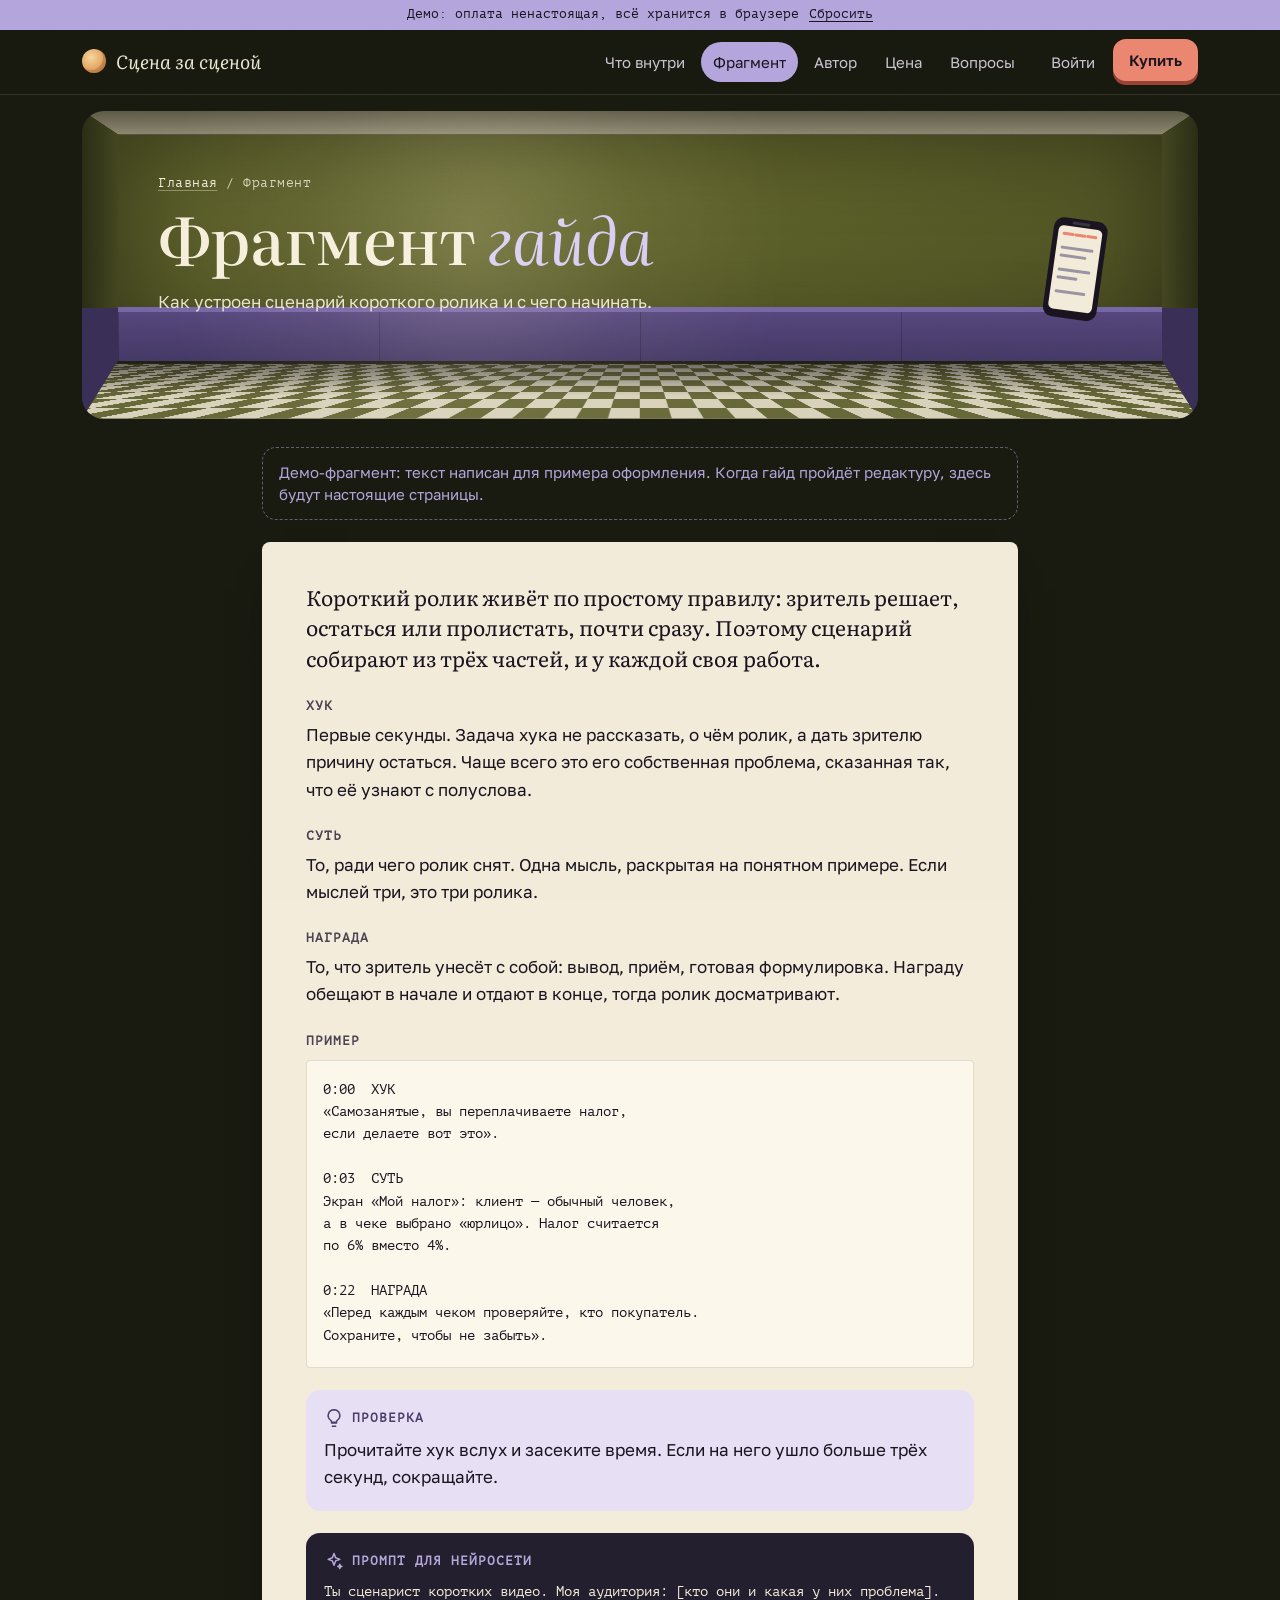
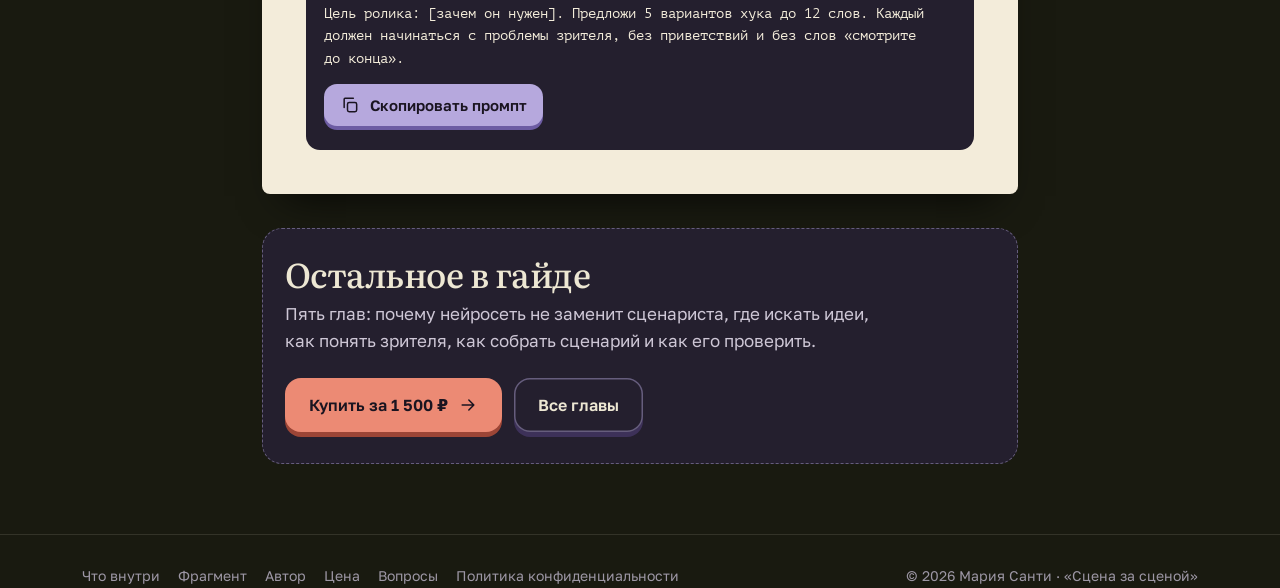
<file: urok.html>
<!doctype html><html lang="ru"><head><meta charset="utf-8"><meta name="robots" content="noindex"><meta http-equiv="refresh" content="0; url=fragment.html"><title>Сцена за сценой</title></head><body><a href="fragment.html">Страница переехала</a></body></html>
</file>
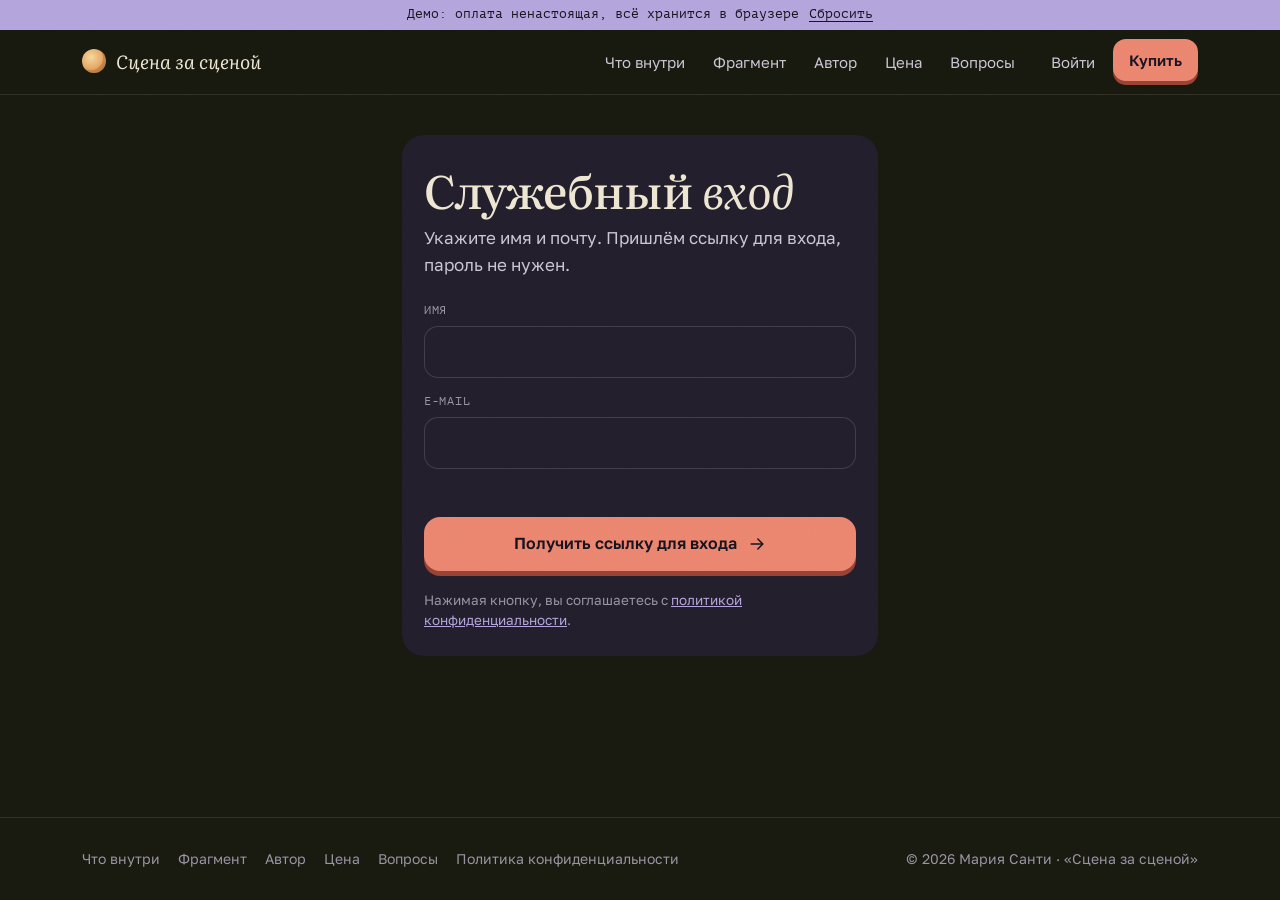
<file: vhod.html>
<!doctype html>
<html lang="ru" data-page="vhod">
<head>
<meta charset="utf-8">
<meta name="viewport" content="width=device-width, initial-scale=1, viewport-fit=cover">
<meta http-equiv="Content-Security-Policy" content="default-src 'self'; script-src 'self'; style-src 'self' 'unsafe-inline'; img-src 'self' data:; font-src 'self'; connect-src 'self' https://*.supabase.co wss://*.supabase.co; base-uri 'self'; form-action 'self'; object-src 'none'">
<meta name="referrer" content="strict-origin-when-cross-origin">
<meta name="robots" content="noindex, nofollow">
<title>Вход — Сцена за сценой</title>
<meta name="description" content="Вход в кабинет по ссылке из письма.">
<meta name="theme-color" content="#191a10">
<meta property="og:title" content="Вход — Сцена за сценой">
<meta property="og:description" content="Вход в кабинет по ссылке из письма.">
<link rel="icon" href="data:image/svg+xml,%3Csvg xmlns='http://www.w3.org/2000/svg' viewBox='0 0 32 32'%3E%3Ccircle cx='16' cy='16' r='14' fill='%23e2a35f'/%3E%3C/svg%3E">
<link rel="preload" href="Literata-normal-cyrillic.woff2" as="font" type="font/woff2" crossorigin>
<link rel="stylesheet" href="style.css?v=a1f3ba95">
<script src="early.js?v=76b59b32"></script>
</head>
<body data-page="vhod">
<noscript><div class="nojs">Откройте сайт в браузере (Safari, Chrome): в режиме просмотра файла вход, оплата и игры не работают.</div></noscript>
<svg width="0" height="0" style="position:absolute" aria-hidden="true">
  <symbol id="i-arrow" viewBox="0 0 24 24"><path d="M5 12h14M13 6l6 6-6 6"/></symbol>
  <symbol id="i-plus" viewBox="0 0 24 24"><path d="M12 5v14M5 12h14"/></symbol>
  <symbol id="i-check" viewBox="0 0 24 24"><path d="M20 6 9 17l-5-5"/></symbol>
  <symbol id="i-x" viewBox="0 0 24 24"><path d="M6 6l12 12M18 6 6 18"/></symbol>
  <symbol id="i-menu" viewBox="0 0 24 24"><path d="M4 7h16M4 12h16M4 17h16"/></symbol>
  <symbol id="i-bulb" viewBox="0 0 24 24"><path d="M9 18h6M10 22h4M12 2a7 7 0 0 0-4 12.7c.6.5 1 1.3 1 2.3h6c0-1 .4-1.8 1-2.3A7 7 0 0 0 12 2z"/></symbol>
  <symbol id="i-down" viewBox="0 0 24 24"><path d="M12 4v12M6 11l6 6 6-6M5 21h14"/></symbol>
  <symbol id="i-copy" viewBox="0 0 24 24"><rect x="9" y="9" width="11" height="11" rx="2"/><path d="M5 15V5a1 1 0 0 1 1-1h10"/></symbol>
  <symbol id="i-spark" viewBox="0 0 24 24"><path d="M12 3l1.9 5.1L19 10l-5.1 1.9L12 17l-1.9-5.1L5 10l5.1-1.9Z"/><path d="M19 16l.7 1.8 1.8.7-1.8.7L19 21l-.7-1.8-1.8-.7 1.8-.7Z"/></symbol>
</svg>
<header class="hd">
  <div class="wrap">
    <a class="logo" href="index.html"><i aria-hidden="true"></i>Сцена за сценой</a>
    <nav class="nav" aria-label="Разделы"><a href="vnutri.html">Что внутри</a><a href="fragment.html">Фрагмент</a><a href="avtor.html">Автор</a><a href="tarify.html">Цена</a><a href="voprosy.html">Вопросы</a></nav>
    <div class="auth" id="auth"><a class="hd-link" href="vhod.html">Войти</a><a class="btn sm" href="kassa.html?t=guide" data-buy>Купить</a></div>
    <details class="mnav"><summary aria-label="Меню"><svg class="ic b" aria-hidden="true"><use href="#i-menu"/></svg><svg class="ic x" aria-hidden="true"><use href="#i-x"/></svg></summary>
      <nav class="mnav-panel" aria-label="Меню"><a href="index.html">Главная<svg class="ic" aria-hidden="true"><use href="#i-arrow"/></svg></a><a href="vnutri.html">Что внутри<svg class="ic" aria-hidden="true"><use href="#i-arrow"/></svg></a><a href="fragment.html">Фрагмент<svg class="ic" aria-hidden="true"><use href="#i-arrow"/></svg></a><a href="avtor.html">Автор<svg class="ic" aria-hidden="true"><use href="#i-arrow"/></svg></a><a href="tarify.html">Цена<svg class="ic" aria-hidden="true"><use href="#i-arrow"/></svg></a><a href="voprosy.html">Вопросы<svg class="ic" aria-hidden="true"><use href="#i-arrow"/></svg></a><div id="mauth"><a class="btn v2" href="vhod.html">Войти в кабинет</a></div></nav></details>
  </div>
</header>
<main><div class="narrow"><div class="door" id="door">
  <h1>Служебный <em>вход</em></h1>
  <p>Укажите имя и почту. Пришлём ссылку для входа, пароль не нужен.</p>
  <form class="form" id="login" novalidate>
    <label class="fld"><span>Имя</span><input name="name" maxlength="60" autocomplete="given-name" required></label><label class="fld"><span>E-mail</span><input name="email" type="email" maxlength="120" inputmode="email" autocomplete="email" required></label>
    <p class="err" id="login-err" role="alert"></p>
    <button class="btn wide" type="submit">Получить ссылку для входа <svg class="ic" aria-hidden="true"><use href="#i-arrow"/></svg></button>
    <p class="legal">Нажимая кнопку, вы соглашаетесь с <a href="politika.html">политикой конфиденциальности</a>.</p>
  </form>
</div></div></main>
<footer class="ft">
  <div class="wrap">
    <nav aria-label="Ссылки"><a href="vnutri.html">Что внутри</a><a href="fragment.html">Фрагмент</a><a href="avtor.html">Автор</a><a href="tarify.html">Цена</a><a href="voprosy.html">Вопросы</a><a href="politika.html">Политика конфиденциальности</a></nav>
    <span>© 2026 Мария Санти · «Сцена за сценой»</span>
  </div>
</footer>
<script src="config.js?v=e5fb1d7c"></script>
<script src="course.js?v=b2680f18"></script>
<script src="app.js?v=377ed6b0"></script>
</body>
</html>
</file>
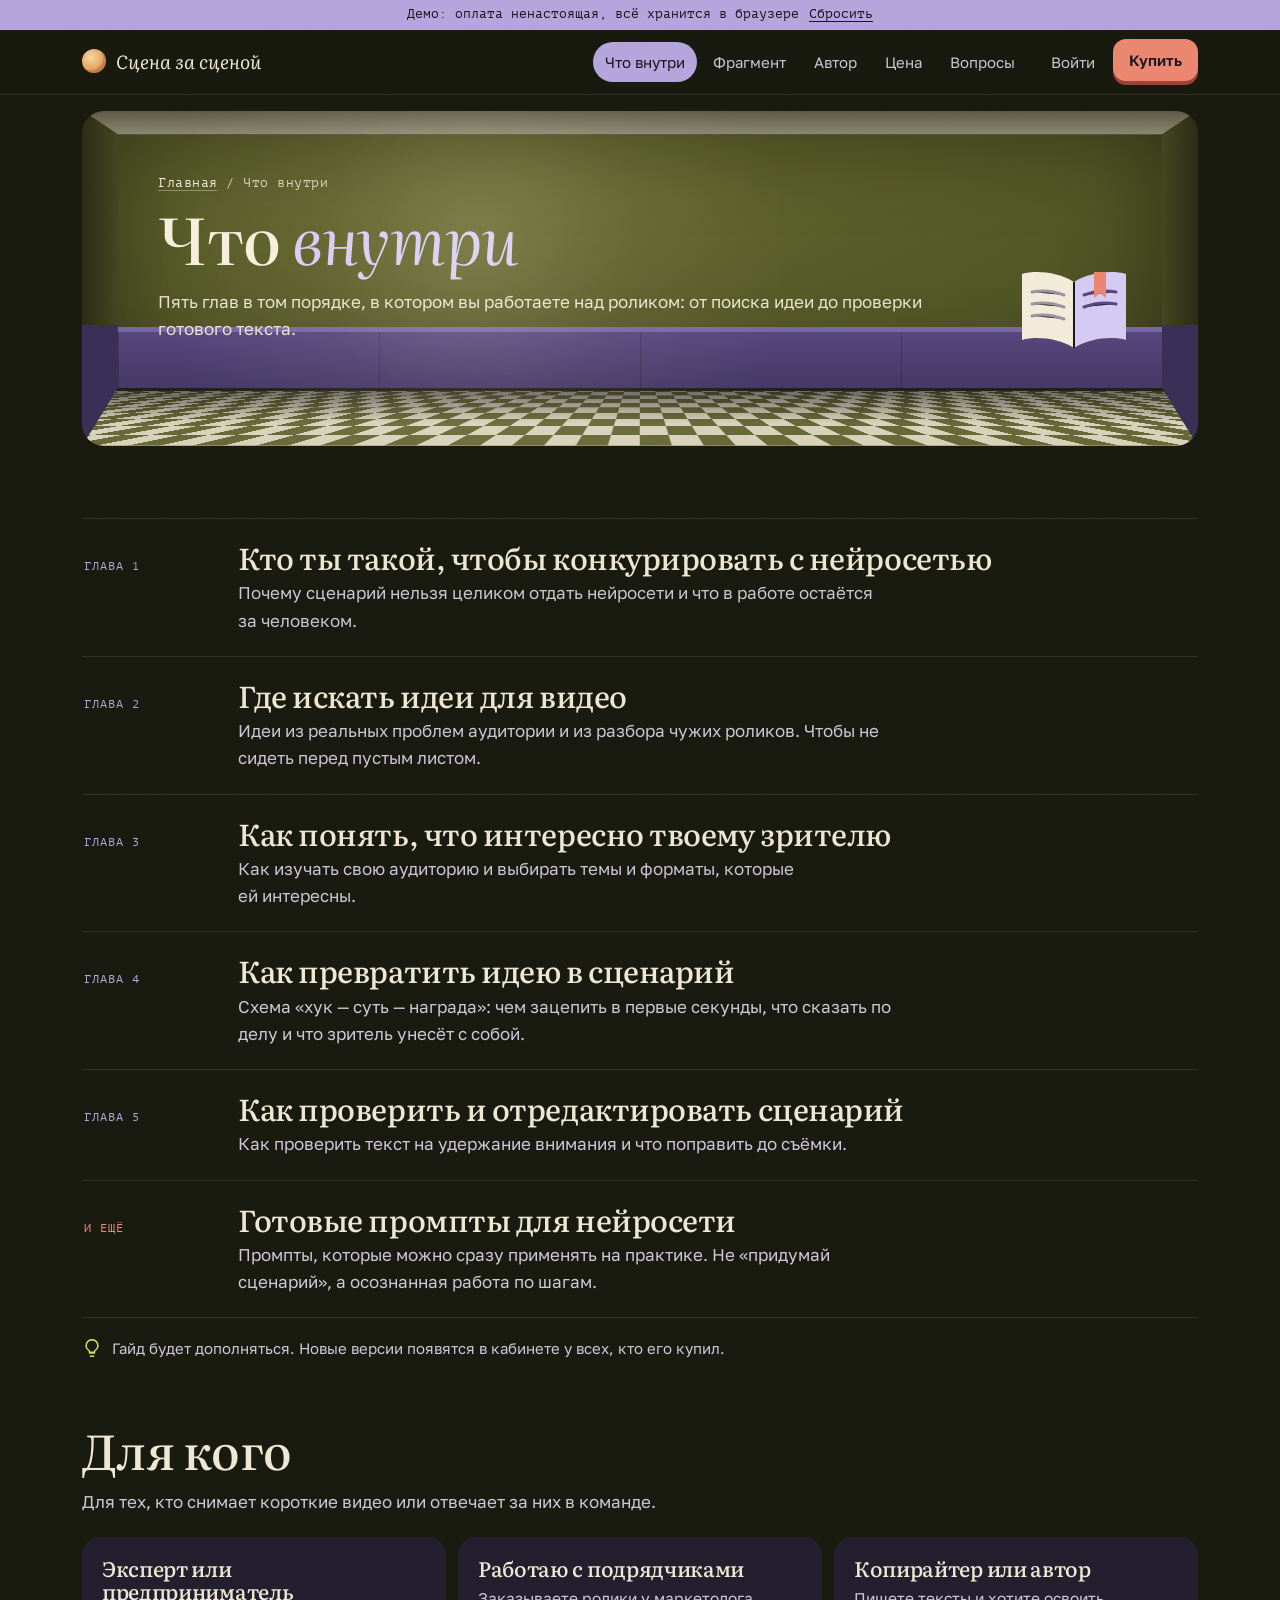
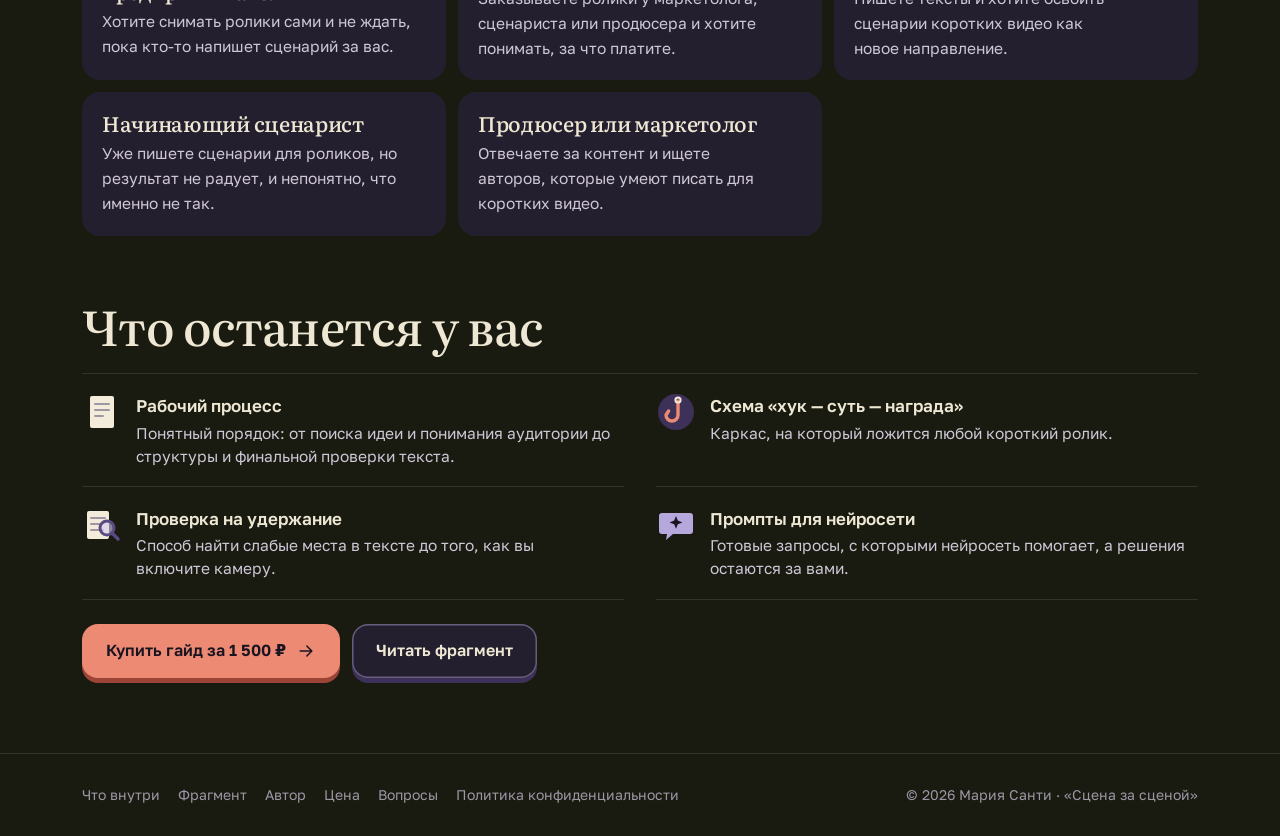
<file: vnutri.html>
<!doctype html>
<html lang="ru" data-page="vnutri">
<head>
<meta charset="utf-8">
<meta name="viewport" content="width=device-width, initial-scale=1, viewport-fit=cover">
<meta http-equiv="Content-Security-Policy" content="default-src 'self'; script-src 'self'; style-src 'self' 'unsafe-inline'; img-src 'self' data:; font-src 'self'; connect-src 'self' https://*.supabase.co wss://*.supabase.co; base-uri 'self'; form-action 'self'; object-src 'none'">
<meta name="referrer" content="strict-origin-when-cross-origin">
<meta name="robots" content="noindex, nofollow">
<title>Что внутри — Сцена за сценой</title>
<meta name="description" content="Пять глав гайда: нейросеть и сценарист, идеи, интересы зрителя, путь от идеи к сценарию, проверка и редактура.">
<meta name="theme-color" content="#191a10">
<meta property="og:title" content="Что внутри — Сцена за сценой">
<meta property="og:description" content="Пять глав гайда: нейросеть и сценарист, идеи, интересы зрителя, путь от идеи к сценарию, проверка и редактура.">
<link rel="icon" href="data:image/svg+xml,%3Csvg xmlns='http://www.w3.org/2000/svg' viewBox='0 0 32 32'%3E%3Ccircle cx='16' cy='16' r='14' fill='%23e2a35f'/%3E%3C/svg%3E">
<link rel="preload" href="Literata-normal-cyrillic.woff2" as="font" type="font/woff2" crossorigin>
<link rel="stylesheet" href="style.css?v=a1f3ba95">
<script src="early.js?v=76b59b32"></script>
</head>
<body data-page="vnutri">
<noscript><div class="nojs">Откройте сайт в браузере (Safari, Chrome): в режиме просмотра файла вход, оплата и игры не работают.</div></noscript>
<svg width="0" height="0" style="position:absolute" aria-hidden="true">
  <symbol id="i-arrow" viewBox="0 0 24 24"><path d="M5 12h14M13 6l6 6-6 6"/></symbol>
  <symbol id="i-plus" viewBox="0 0 24 24"><path d="M12 5v14M5 12h14"/></symbol>
  <symbol id="i-check" viewBox="0 0 24 24"><path d="M20 6 9 17l-5-5"/></symbol>
  <symbol id="i-x" viewBox="0 0 24 24"><path d="M6 6l12 12M18 6 6 18"/></symbol>
  <symbol id="i-menu" viewBox="0 0 24 24"><path d="M4 7h16M4 12h16M4 17h16"/></symbol>
  <symbol id="i-bulb" viewBox="0 0 24 24"><path d="M9 18h6M10 22h4M12 2a7 7 0 0 0-4 12.7c.6.5 1 1.3 1 2.3h6c0-1 .4-1.8 1-2.3A7 7 0 0 0 12 2z"/></symbol>
  <symbol id="i-down" viewBox="0 0 24 24"><path d="M12 4v12M6 11l6 6 6-6M5 21h14"/></symbol>
  <symbol id="i-copy" viewBox="0 0 24 24"><rect x="9" y="9" width="11" height="11" rx="2"/><path d="M5 15V5a1 1 0 0 1 1-1h10"/></symbol>
  <symbol id="i-spark" viewBox="0 0 24 24"><path d="M12 3l1.9 5.1L19 10l-5.1 1.9L12 17l-1.9-5.1L5 10l5.1-1.9Z"/><path d="M19 16l.7 1.8 1.8.7-1.8.7L19 21l-.7-1.8-1.8-.7 1.8-.7Z"/></symbol>
</svg>
<header class="hd">
  <div class="wrap">
    <a class="logo" href="index.html"><i aria-hidden="true"></i>Сцена за сценой</a>
    <nav class="nav" aria-label="Разделы"><a href="vnutri.html" aria-current=page>Что внутри</a><a href="fragment.html">Фрагмент</a><a href="avtor.html">Автор</a><a href="tarify.html">Цена</a><a href="voprosy.html">Вопросы</a></nav>
    <div class="auth" id="auth"><a class="hd-link" href="vhod.html">Войти</a><a class="btn sm" href="kassa.html?t=guide" data-buy>Купить</a></div>
    <details class="mnav"><summary aria-label="Меню"><svg class="ic b" aria-hidden="true"><use href="#i-menu"/></svg><svg class="ic x" aria-hidden="true"><use href="#i-x"/></svg></summary>
      <nav class="mnav-panel" aria-label="Меню"><a href="index.html">Главная<svg class="ic" aria-hidden="true"><use href="#i-arrow"/></svg></a><a href="vnutri.html" aria-current=page>Что внутри<svg class="ic" aria-hidden="true"><use href="#i-arrow"/></svg></a><a href="fragment.html">Фрагмент<svg class="ic" aria-hidden="true"><use href="#i-arrow"/></svg></a><a href="avtor.html">Автор<svg class="ic" aria-hidden="true"><use href="#i-arrow"/></svg></a><a href="tarify.html">Цена<svg class="ic" aria-hidden="true"><use href="#i-arrow"/></svg></a><a href="voprosy.html">Вопросы<svg class="ic" aria-hidden="true"><use href="#i-arrow"/></svg></a><div id="mauth"><a class="btn v2" href="vhod.html">Войти в кабинет</a></div></nav></details>
  </div>
</header>
<main>
<section class="ph-head"><div class="wrap"><div class="stage sm"><div class="ceil"></div><div class="lw"></div><div class="rw"></div><div class="floor"><div class="checks"></div></div><div class="spot" aria-hidden="true"></div><div class="wall"><p class="crumbs"><a href="index.html">Главная</a> / Что внутри</p><h1>Что <em>внутри</em></h1><p class="lede">Пять глав в том порядке, в котором вы работаете над роликом: от поиска идеи до проверки готового текста.</p><svg class="head-prop" viewBox="0 0 120 100" aria-hidden="true"><path d="M60 24C44 14 22 12 8 16v66c14-4 36-2 52 8Z" fill="#f3ecda"/><path d="M60 24c16-10 38-12 52-8v66c-14-4-36-2-52 8Z" fill="#d6ccf3"/><path d="M60 24v66" stroke="#1a1420" stroke-width="2"/><path d="M18 34c10-2 22-1 32 3M18 46c10-2 22-1 32 3M18 58c10-2 22-1 32 3" stroke="#9d97a5" stroke-width="3" stroke-linecap="round"/><path d="M70 37c10-4 22-5 32-3M70 49c10-4 22-5 32-3" stroke="#5a4a82" stroke-width="3" stroke-linecap="round"/><path d="M92 14v26l-6-5-6 5V14Z" fill="#ec8a74"/></svg></div></div></div></section>
<div class="wrap">
<section class="sec"><h2 class="sr">Главы гайда</h2><ol class="toc"><li id="g-1"><span class="toc-n">Глава 1</span><div><h3>Кто ты такой, чтобы конкурировать с нейросетью</h3><p>Почему сценарий нельзя целиком отдать нейросети и что в работе остаётся за человеком.</p></div></li><li id="g-2"><span class="toc-n">Глава 2</span><div><h3>Где искать идеи для видео</h3><p>Идеи из реальных проблем аудитории и из разбора чужих роликов. Чтобы не сидеть перед пустым листом.</p></div></li><li id="g-3"><span class="toc-n">Глава 3</span><div><h3>Как понять, что интересно твоему зрителю</h3><p>Как изучать свою аудиторию и выбирать темы и форматы, которые ей интересны.</p></div></li><li id="g-4"><span class="toc-n">Глава 4</span><div><h3>Как превратить идею в сценарий</h3><p>Схема «хук — суть — награда»: чем зацепить в первые секунды, что сказать по делу и что зритель унесёт с собой.</p></div></li><li id="g-5"><span class="toc-n">Глава 5</span><div><h3>Как проверить и отредактировать сценарий</h3><p>Как проверить текст на удержание внимания и что поправить до съёмки.</p></div></li><li id="g-bonus" class="bonus"><span class="toc-n">И ещё</span><div><h3>Готовые промпты для нейросети</h3><p>Промпты, которые можно сразу применять на практике. Не «придумай сценарий», а осознанная работа по шагам.</p></div></li></ol>
  <p class="note-line"><svg class="ic" aria-hidden="true"><use href="#i-bulb"/></svg><span>Гайд будет дополняться. Новые версии появятся в кабинете у всех, кто его купил.</span></p></section>
<section class="sec"><h2>Для кого</h2><p>Для тех, кто снимает короткие видео или отвечает за них в команде.</p><div class="who"><div><h3>Эксперт или предприниматель</h3><p>Хотите снимать ролики сами и не ждать, пока кто-то напишет сценарий за вас.</p></div><div><h3>Работаю с подрядчиками</h3><p>Заказываете ролики у маркетолога, сценариста или продюсера и хотите понимать, за что платите.</p></div><div><h3>Копирайтер или автор</h3><p>Пишете тексты и хотите освоить сценарии коротких видео как новое направление.</p></div><div><h3>Начинающий сценарист</h3><p>Уже пишете сценарии для роликов, но результат не радует, и непонятно, что именно не так.</p></div><div><h3>Продюсер или маркетолог</h3><p>Отвечаете за контент и ищете авторов, которые умеют писать для коротких видео.</p></div></div></section>
<section class="sec"><h2>Что останется у вас</h2><div class="list2"><div><svg viewBox="0 0 40 40" aria-hidden="true"><rect x="8" y="4" width="24" height="32" rx="2" fill="#f3ecda"/><path d="M13 12h14M13 18h14M13 24h8" stroke="#9d97a5" stroke-width="2" stroke-linecap="round"/></svg><p><b>Рабочий процесс</b><span>Понятный порядок: от поиска идеи и понимания аудитории до структуры и финальной проверки текста.</span></p></div><div><svg viewBox="0 0 40 40" aria-hidden="true"><circle cx="20" cy="20" r="18" fill="#3d3159"/><path d="M22 9v14a6 6 0 1 1-12 0l2.6-4" fill="none" stroke="#ec8a74" stroke-width="3.4" stroke-linecap="round" stroke-linejoin="round"/><circle cx="22" cy="8" r="2.6" fill="none" stroke="#f3ecda" stroke-width="2"/></svg><p><b>Схема «хук — суть — награда»</b><span>Каркас, на который ложится любой короткий ролик.</span></p></div><div><svg viewBox="0 0 40 40" aria-hidden="true"><rect x="5" y="6" width="22" height="28" rx="2" fill="#f3ecda"/><path d="M9 13h14M9 19h10M9 25h12" stroke="#9d97a5" stroke-width="2" stroke-linecap="round"/><circle cx="25" cy="23" r="7" fill="#d6ccf3" fill-opacity=".6" stroke="#5a4a82" stroke-width="3"/><path d="M30 28l6 6" stroke="#5a4a82" stroke-width="3.4" stroke-linecap="round"/></svg><p><b>Проверка на удержание</b><span>Способ найти слабые места в тексте до того, как вы включите камеру.</span></p></div><div><svg viewBox="0 0 40 40" aria-hidden="true"><path d="M6 8h28a3 3 0 0 1 3 3v15a3 3 0 0 1-3 3H17l-7 6 1-6H6a3 3 0 0 1-3-3V11a3 3 0 0 1 3-3Z" fill="#b6a8dd"/><path d="M20 11l1.8 4.6 4.6 1.8-4.6 1.8L20 23.8l-1.8-4.6-4.6-1.8 4.6-1.8Z" fill="#1a1420"/></svg><p><b>Промпты для нейросети</b><span>Готовые запросы, с которыми нейросеть помогает, а решения остаются за вами.</span></p></div></div>
  <div class="ctas"><a class="btn" href="kassa.html?t=guide" data-buy>Купить гайд за 1 500 ₽ <svg class="ic" aria-hidden="true"><use href="#i-arrow"/></svg></a><a class="btn ghost" href="fragment.html">Читать фрагмент</a></div></section>
</div>
</main>
<footer class="ft">
  <div class="wrap">
    <nav aria-label="Ссылки"><a href="vnutri.html">Что внутри</a><a href="fragment.html">Фрагмент</a><a href="avtor.html">Автор</a><a href="tarify.html">Цена</a><a href="voprosy.html">Вопросы</a><a href="politika.html">Политика конфиденциальности</a></nav>
    <span>© 2026 Мария Санти · «Сцена за сценой»</span>
  </div>
</footer>
<script src="config.js?v=e5fb1d7c"></script>
<script src="course.js?v=b2680f18"></script>
<script src="app.js?v=377ed6b0"></script>
</body>
</html>
</file>
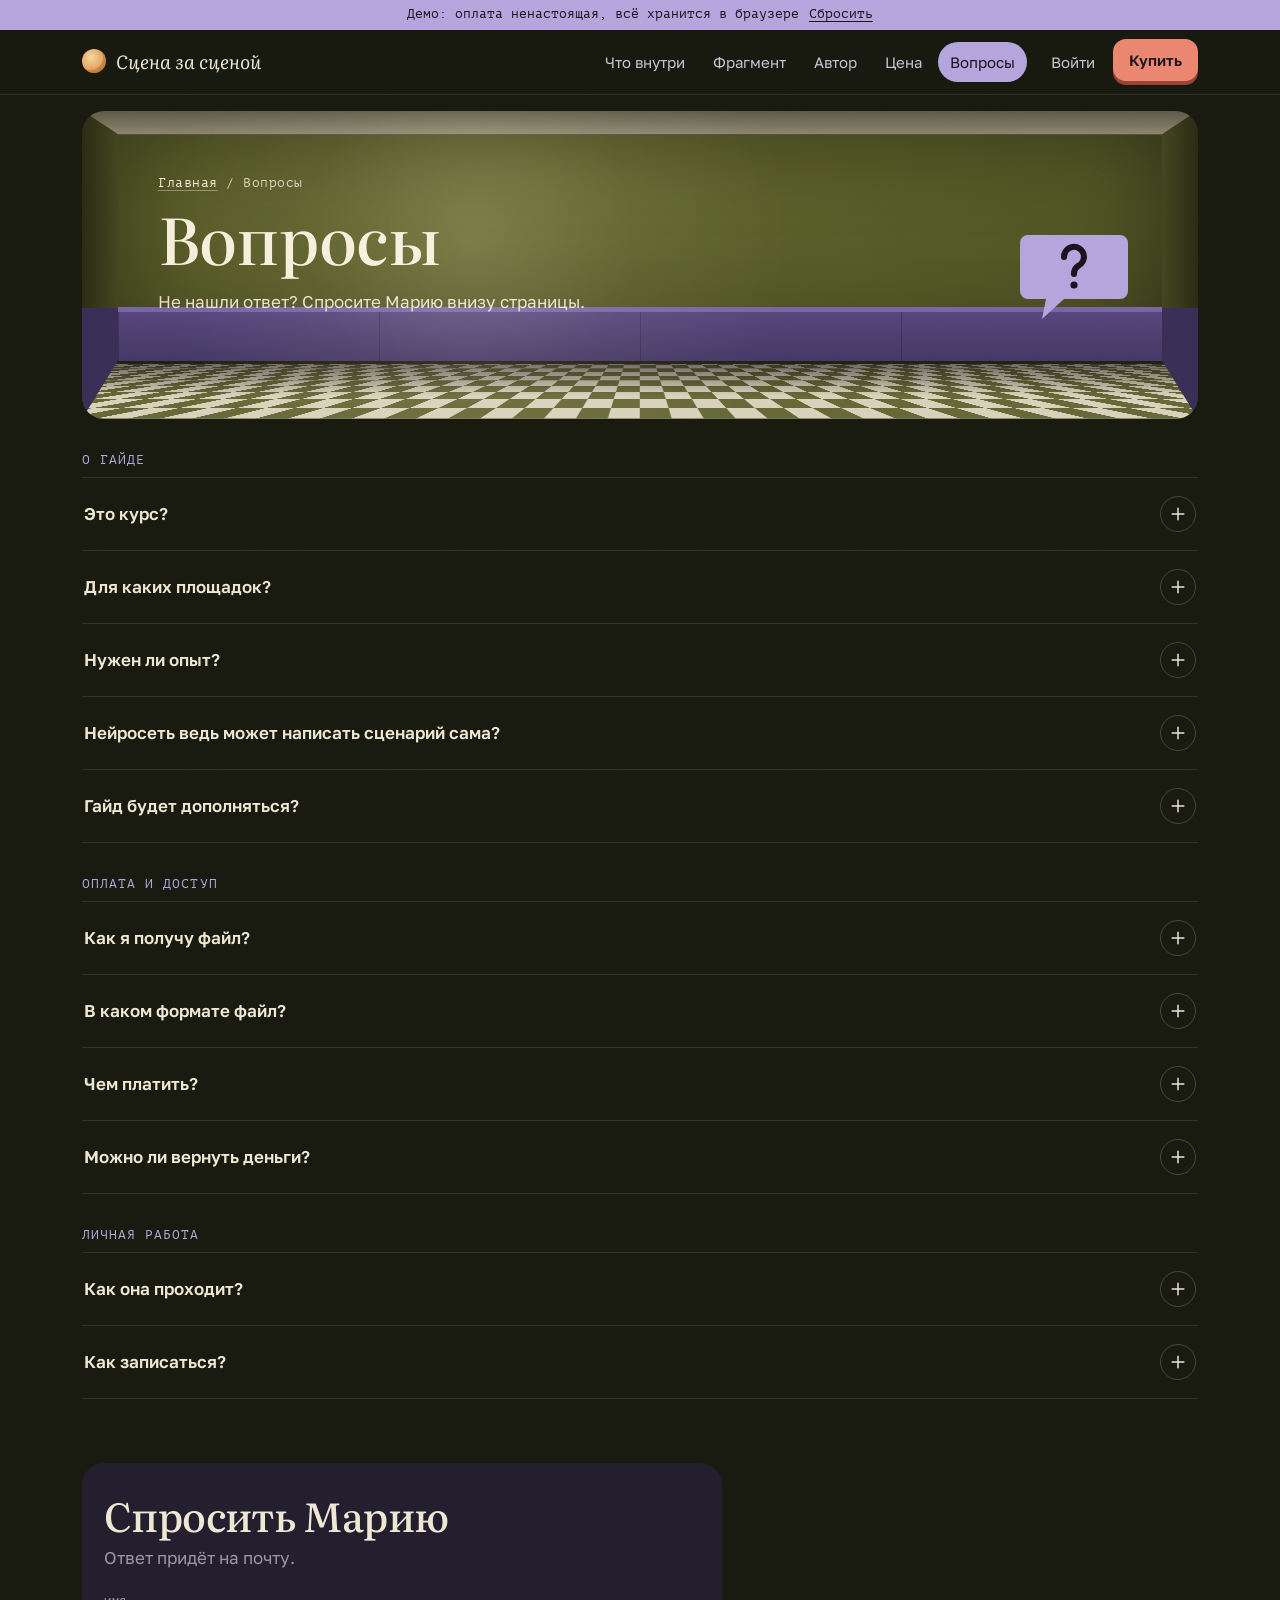
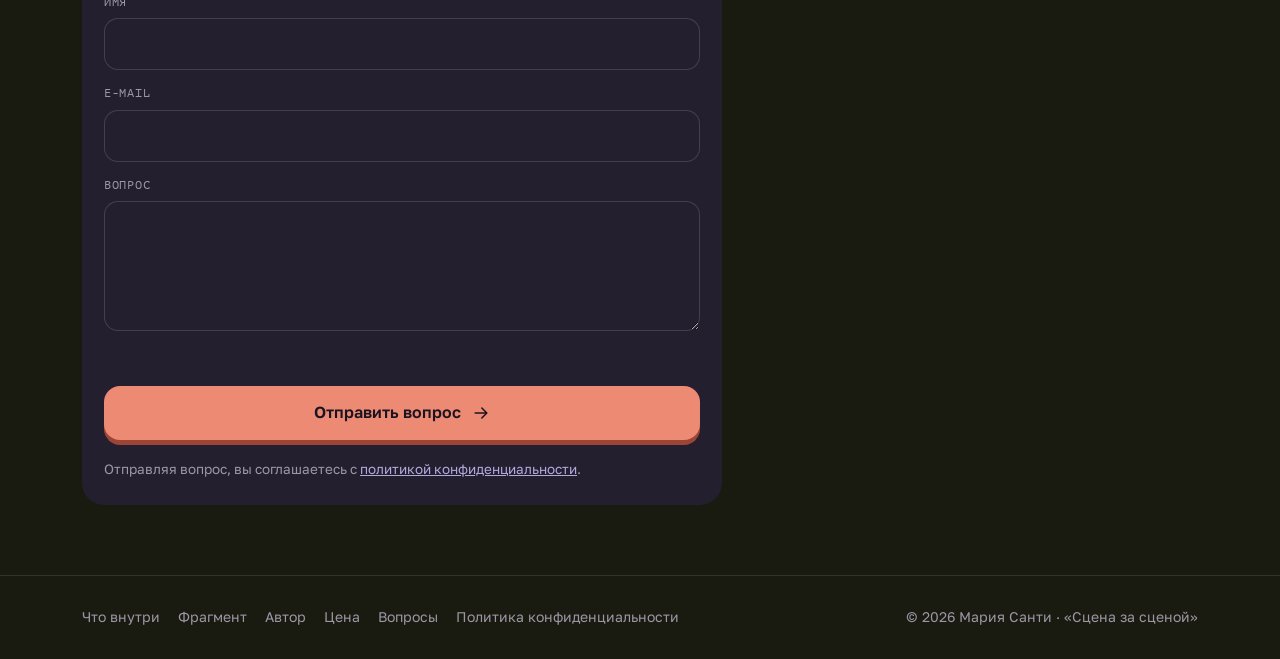
<file: voprosy.html>
<!doctype html>
<html lang="ru" data-page="voprosy">
<head>
<meta charset="utf-8">
<meta name="viewport" content="width=device-width, initial-scale=1, viewport-fit=cover">
<meta http-equiv="Content-Security-Policy" content="default-src 'self'; script-src 'self'; style-src 'self' 'unsafe-inline'; img-src 'self' data:; font-src 'self'; connect-src 'self' https://*.supabase.co wss://*.supabase.co; base-uri 'self'; form-action 'self'; object-src 'none'">
<meta name="referrer" content="strict-origin-when-cross-origin">
<meta name="robots" content="noindex, nofollow">
<title>Вопросы — Сцена за сценой</title>
<meta name="description" content="Ответы на частые вопросы о гайде, оплате и личной работе.">
<meta name="theme-color" content="#191a10">
<meta property="og:title" content="Вопросы — Сцена за сценой">
<meta property="og:description" content="Ответы на частые вопросы о гайде, оплате и личной работе.">
<link rel="icon" href="data:image/svg+xml,%3Csvg xmlns='http://www.w3.org/2000/svg' viewBox='0 0 32 32'%3E%3Ccircle cx='16' cy='16' r='14' fill='%23e2a35f'/%3E%3C/svg%3E">
<link rel="preload" href="Literata-normal-cyrillic.woff2" as="font" type="font/woff2" crossorigin>
<link rel="stylesheet" href="style.css?v=a1f3ba95">
<script src="early.js?v=76b59b32"></script>
</head>
<body data-page="voprosy">
<noscript><div class="nojs">Откройте сайт в браузере (Safari, Chrome): в режиме просмотра файла вход, оплата и игры не работают.</div></noscript>
<svg width="0" height="0" style="position:absolute" aria-hidden="true">
  <symbol id="i-arrow" viewBox="0 0 24 24"><path d="M5 12h14M13 6l6 6-6 6"/></symbol>
  <symbol id="i-plus" viewBox="0 0 24 24"><path d="M12 5v14M5 12h14"/></symbol>
  <symbol id="i-check" viewBox="0 0 24 24"><path d="M20 6 9 17l-5-5"/></symbol>
  <symbol id="i-x" viewBox="0 0 24 24"><path d="M6 6l12 12M18 6 6 18"/></symbol>
  <symbol id="i-menu" viewBox="0 0 24 24"><path d="M4 7h16M4 12h16M4 17h16"/></symbol>
  <symbol id="i-bulb" viewBox="0 0 24 24"><path d="M9 18h6M10 22h4M12 2a7 7 0 0 0-4 12.7c.6.5 1 1.3 1 2.3h6c0-1 .4-1.8 1-2.3A7 7 0 0 0 12 2z"/></symbol>
  <symbol id="i-down" viewBox="0 0 24 24"><path d="M12 4v12M6 11l6 6 6-6M5 21h14"/></symbol>
  <symbol id="i-copy" viewBox="0 0 24 24"><rect x="9" y="9" width="11" height="11" rx="2"/><path d="M5 15V5a1 1 0 0 1 1-1h10"/></symbol>
  <symbol id="i-spark" viewBox="0 0 24 24"><path d="M12 3l1.9 5.1L19 10l-5.1 1.9L12 17l-1.9-5.1L5 10l5.1-1.9Z"/><path d="M19 16l.7 1.8 1.8.7-1.8.7L19 21l-.7-1.8-1.8-.7 1.8-.7Z"/></symbol>
</svg>
<header class="hd">
  <div class="wrap">
    <a class="logo" href="index.html"><i aria-hidden="true"></i>Сцена за сценой</a>
    <nav class="nav" aria-label="Разделы"><a href="vnutri.html">Что внутри</a><a href="fragment.html">Фрагмент</a><a href="avtor.html">Автор</a><a href="tarify.html">Цена</a><a href="voprosy.html" aria-current=page>Вопросы</a></nav>
    <div class="auth" id="auth"><a class="hd-link" href="vhod.html">Войти</a><a class="btn sm" href="kassa.html?t=guide" data-buy>Купить</a></div>
    <details class="mnav"><summary aria-label="Меню"><svg class="ic b" aria-hidden="true"><use href="#i-menu"/></svg><svg class="ic x" aria-hidden="true"><use href="#i-x"/></svg></summary>
      <nav class="mnav-panel" aria-label="Меню"><a href="index.html">Главная<svg class="ic" aria-hidden="true"><use href="#i-arrow"/></svg></a><a href="vnutri.html">Что внутри<svg class="ic" aria-hidden="true"><use href="#i-arrow"/></svg></a><a href="fragment.html">Фрагмент<svg class="ic" aria-hidden="true"><use href="#i-arrow"/></svg></a><a href="avtor.html">Автор<svg class="ic" aria-hidden="true"><use href="#i-arrow"/></svg></a><a href="tarify.html">Цена<svg class="ic" aria-hidden="true"><use href="#i-arrow"/></svg></a><a href="voprosy.html" aria-current=page>Вопросы<svg class="ic" aria-hidden="true"><use href="#i-arrow"/></svg></a><div id="mauth"><a class="btn v2" href="vhod.html">Войти в кабинет</a></div></nav></details>
  </div>
</header>
<main>
<section class="ph-head"><div class="wrap"><div class="stage sm"><div class="ceil"></div><div class="lw"></div><div class="rw"></div><div class="floor"><div class="checks"></div></div><div class="spot" aria-hidden="true"></div><div class="wall"><p class="crumbs"><a href="index.html">Главная</a> / Вопросы</p><h1>Вопросы</h1><p class="lede">Не нашли ответ? Спросите Марию внизу страницы.</p><svg class="head-prop" viewBox="0 0 120 110" aria-hidden="true"><path d="M14 14h92a8 8 0 0 1 8 8v48a8 8 0 0 1-8 8H50l-22 20 4-20H14a8 8 0 0 1-8-8V22a8 8 0 0 1 8-8Z" fill="#b6a8dd"/><path d="M50 36a10 10 0 1 1 14 9c-3 2-4 4-4 8" stroke="#1a1420" stroke-width="6" fill="none" stroke-linecap="round"/><circle cx="60" cy="64" r="3.6" fill="#1a1420"/></svg></div></div></div></section>
<div class="wrap">
<section class="faq-g"><h2>О гайде</h2><div class="faq"><details><summary>Это курс?<span class="pm"><svg class="ic" aria-hidden="true"><use href="#i-plus"/></svg></span></summary><p>Нет. Гайд — это файл, который вы читаете в своём темпе. Внутри рабочий процесс, примеры и готовые промпты для нейросети. Видеоуроков и проверки домашних заданий нет.</p></details><details><summary>Для каких площадок?<span class="pm"><svg class="ic" aria-hidden="true"><use href="#i-plus"/></svg></span></summary><p>Для коротких вертикальных видео: Reels, TikTok и Shorts.</p></details><details><summary>Нужен ли опыт?<span class="pm"><svg class="ic" aria-hidden="true"><use href="#i-plus"/></svg></span></summary><p>Нет. Гайд ведёт по шагам: от поиска идеи до проверки готового текста. Если опыт есть, гайд поможет понять, почему одни ролики работают, а другие нет.</p></details><details><summary>Нейросеть ведь может написать сценарий сама?<span class="pm"><svg class="ic" aria-hidden="true"><use href="#i-plus"/></svg></span></summary><p>Может написать текст. Хорошим роликом он станет, только если вы понимаете, что просить и как проверить результат. Этому посвящена первая глава, а готовые промпты помогут на практике.</p></details><details><summary>Гайд будет дополняться?<span class="pm"><svg class="ic" aria-hidden="true"><use href="#i-plus"/></svg></span></summary><p>Да. Новые версии появятся в вашем кабинете.</p></details></div></section><section class="faq-g"><h2>Оплата и доступ</h2><div class="faq"><details><summary>Как я получу файл?<span class="pm"><svg class="ic" aria-hidden="true"><use href="#i-plus"/></svg></span></summary><p>Сразу после оплаты: файл появится в кабинете, скачать его можно в любой момент. Вход в кабинет по ссылке из письма, пароль не нужен.</p></details><details><summary>В каком формате файл?<span class="pm"><svg class="ic" aria-hidden="true"><use href="#i-plus"/></svg></span></summary><p>PDF. Открывается на телефоне, планшете и компьютере.</p></details><details><summary>Чем платить?<span class="pm"><svg class="ic" aria-hidden="true"><use href="#i-plus"/></svg></span></summary><p>Картой или через СБП. Заглушка: финальный список появится, когда подключим платёжный сервис.</p></details><details><summary>Можно ли вернуть деньги?<span class="pm"><svg class="ic" aria-hidden="true"><use href="#i-plus"/></svg></span></summary><p>Заглушка: условия возврата пропишем вместе с Марией в оферте.</p></details></div></section><section class="faq-g"><h2>Личная работа</h2><div class="faq"><details><summary>Как она проходит?<span class="pm"><svg class="ic" aria-hidden="true"><use href="#i-plus"/></svg></span></summary><p>Две недели Мария разбирает ваши сценарии и помогает найти идеи, которые могут выстрелить. Формат и расписание обсуждаете после заявки.</p></details><details><summary>Как записаться?<span class="pm"><svg class="ic" aria-hidden="true"><use href="#i-plus"/></svg></span></summary><p>Оставьте заявку на странице «Цена». Мария напишет вам, чтобы обсудить задачу и дату старта.</p></details></div></section>
<section class="sec" id="ask-sec">
  <div class="door" style="max-width:640px">
    <h2 style="font-size:clamp(28px,6vw,40px)">Спросить Марию</h2>
    <p class="muted" style="margin-top:8px">Ответ придёт на почту.</p>
    <form class="form" id="ask" novalidate>
      <label class="fld"><span>Имя</span><input name="name" maxlength="60" autocomplete="given-name" required></label><label class="fld"><span>E-mail</span><input name="email" type="email" maxlength="120" inputmode="email" autocomplete="email" required></label>
      <label class="fld"><span>Вопрос</span><textarea name="body" maxlength="2000" required></textarea></label>
      <p class="err" id="ask-err" role="alert"></p>
      <button class="btn" type="submit">Отправить вопрос <svg class="ic" aria-hidden="true"><use href="#i-arrow"/></svg></button>
      <p class="legal">Отправляя вопрос, вы соглашаетесь с <a href="politika.html">политикой конфиденциальности</a>.</p>
    </form>
  </div>
</section>
</div>
</main>
<footer class="ft">
  <div class="wrap">
    <nav aria-label="Ссылки"><a href="vnutri.html">Что внутри</a><a href="fragment.html">Фрагмент</a><a href="avtor.html">Автор</a><a href="tarify.html">Цена</a><a href="voprosy.html">Вопросы</a><a href="politika.html">Политика конфиденциальности</a></nav>
    <span>© 2026 Мария Санти · «Сцена за сценой»</span>
  </div>
</footer>
<script src="config.js?v=e5fb1d7c"></script>
<script src="course.js?v=b2680f18"></script>
<script src="app.js?v=377ed6b0"></script>
</body>
</html>
</file>
<file: style.css>
@font-face{font-family:"Golos Text";font-style:normal;font-weight:400 700;font-display:swap;src:url(GolosText-normal-cyrillic.woff2) format("woff2");unicode-range:U+0301, U+0400-045F, U+0490-0491, U+04B0-04B1, U+2116}
@font-face{font-family:"Golos Text";font-style:normal;font-weight:400 700;font-display:swap;src:url(GolosText-normal-latin.woff2) format("woff2");unicode-range:U+0000-00FF, U+0131, U+0152-0153, U+02BB-02BC, U+02C6, U+02DA, U+02DC, U+0304, U+0308, U+0329, U+2000-206F, U+20AC, U+2122, U+2191, U+2193, U+2212, U+2215, U+FEFF, U+FFFD}
@font-face{font-family:"Literata";font-style:italic;font-weight:400 700;font-display:swap;src:url(Literata-italic-cyrillic.woff2) format("woff2");unicode-range:U+0301, U+0400-045F, U+0490-0491, U+04B0-04B1, U+2116}
@font-face{font-family:"Literata";font-style:italic;font-weight:400 700;font-display:swap;src:url(Literata-italic-latin.woff2) format("woff2");unicode-range:U+0000-00FF, U+0131, U+0152-0153, U+02BB-02BC, U+02C6, U+02DA, U+02DC, U+0304, U+0308, U+0329, U+2000-206F, U+20AC, U+2122, U+2191, U+2193, U+2212, U+2215, U+FEFF, U+FFFD}
@font-face{font-family:"Literata";font-style:normal;font-weight:400 700;font-display:swap;src:url(Literata-normal-cyrillic.woff2) format("woff2");unicode-range:U+0301, U+0400-045F, U+0490-0491, U+04B0-04B1, U+2116}
@font-face{font-family:"Literata";font-style:normal;font-weight:400 700;font-display:swap;src:url(Literata-normal-latin.woff2) format("woff2");unicode-range:U+0000-00FF, U+0131, U+0152-0153, U+02BB-02BC, U+02C6, U+02DA, U+02DC, U+0304, U+0308, U+0329, U+2000-206F, U+20AC, U+2122, U+2191, U+2193, U+2212, U+2215, U+FEFF, U+FFFD}
@font-face{font-family:"PT Mono";font-style:normal;font-weight:400;font-display:swap;src:url(PTMono-normal-cyrillic.woff2) format("woff2");unicode-range:U+0301, U+0400-045F, U+0490-0491, U+04B0-04B1, U+2116}
@font-face{font-family:"PT Mono";font-style:normal;font-weight:400;font-display:swap;src:url(PTMono-normal-latin.woff2) format("woff2");unicode-range:U+0000-00FF, U+0131, U+0152-0153, U+02BB-02BC, U+02C6, U+02DA, U+02DC, U+0304, U+0308, U+0329, U+2000-206F, U+20AC, U+2122, U+2191, U+2193, U+2212, U+2215, U+FEFF, U+FFFD}
/* Сцена за сценой — стили. Оливковая стена, фиолетовые панели, коралловый реквизит. */
:root{
  --bg:#191a10;--bg2:#212218;--card:#241f2e;--card2:#2d2739;
  --olive:#6c6e2e;--olive-l:#7c7f3c;--olive-d:#4f5226;
  --violet:#5a4a82;--violet-d:#3d3159;--lav:#b6a8dd;--lav-l:#d6ccf3;
  --coral:#ec8a74;--coral-d:#9c4536;--chart:#d7db62;--bone:#ede4cd;--paper:#f3ecda;--ink:#1a1420;--ink2:#4c4354;
  --text:#ede7d3;--soft:#cec7d6;--mute:#9d97a5;--line:rgba(237,231,211,.12);--line2:rgba(237,231,211,.22);
  --ok:#4f9a72;--bad:#e0705c;
  --fd:"Literata",Georgia,serif;--f:"Golos Text",system-ui,-apple-system,"Segoe UI",sans-serif;--fm:"PT Mono",ui-monospace,monospace;
  --gut:20px;--max:1180px;--r:18px;--ease:cubic-bezier(.16,1,.3,1);--safe-b:env(safe-area-inset-bottom,0px);
  --noise:url("data:image/svg+xml;utf8,<svg xmlns='http://www.w3.org/2000/svg' width='200' height='200'><filter id='n'><feTurbulence type='fractalNoise' baseFrequency='.85' numOctaves='2' stitchTiles='stitch'/><feColorMatrix values='0 0 0 0 0  0 0 0 0 0  0 0 0 0 0  0 0 0 .55 0'/></filter><rect width='100%' height='100%' filter='url(%23n)'/></svg>");
  color-scheme:dark;
}
@view-transition{navigation:auto}
::view-transition-old(root){animation:vtOut .22s ease-in both}
::view-transition-new(root){animation:vtIn .45s var(--ease) both}
@keyframes vtOut{to{opacity:0}}
@keyframes vtIn{from{opacity:0;transform:translateY(10px)}}

*,*::before,*::after{box-sizing:border-box}
html{-webkit-text-size-adjust:100%}
body{margin:0;min-height:100svh;display:flex;flex-direction:column;background:var(--bg);color:var(--text);font-family:var(--f);font-size:17px;line-height:1.6;-webkit-font-smoothing:antialiased;overflow-x:clip}
body::after{content:"";position:fixed;inset:0;z-index:300;pointer-events:none;background-image:var(--noise);opacity:.08;mix-blend-mode:overlay}
main{flex:1}
::selection{background:var(--lav);color:var(--ink)}
img,svg{display:block;max-width:100%}
a{color:inherit}
button{font:inherit;color:inherit;background:none;border:0;cursor:pointer;padding:0}
h1,h2,h3{font-family:var(--fd);font-weight:500;line-height:1.08;letter-spacing:-.015em;margin:0;text-wrap:balance;overflow-wrap:break-word}
h1 em,h2 em,h3 em{font-style:italic;font-weight:400}
p{margin:0;text-wrap:pretty}
:focus-visible{outline:2px solid var(--lav);outline-offset:3px;border-radius:8px}
.wrap{max-width:var(--max);margin:0 auto;padding:0 var(--gut)}
.ic{width:20px;height:20px;flex:none;fill:none;stroke:currentColor;stroke-width:1.8;stroke-linecap:round;stroke-linejoin:round}
.sr{position:absolute;width:1px;height:1px;overflow:hidden;clip:rect(0 0 0 0);white-space:nowrap}
.muted{color:var(--mute)}
.mono{font-family:var(--fm)}
[hidden]{display:none!important}

/* ---------- полоса демо и предупреждение без скриптов ---------- */
.demo{display:flex;align-items:center;justify-content:center;gap:10px;flex-wrap:wrap;padding:6px var(--gut);background:var(--lav);color:var(--ink);font-family:var(--fm);font-size:12.5px;text-align:center;line-height:1.4}
.demo button{text-decoration:underline;text-underline-offset:3px}
.nojs{padding:10px var(--gut);background:var(--chart);color:var(--ink);font-size:14px;text-align:center}

/* ---------- шапка ---------- */
.hd{position:sticky;top:0;z-index:60;background:rgba(25,26,16,.9);backdrop-filter:blur(12px);-webkit-backdrop-filter:blur(12px);border-bottom:1px solid var(--line)}
.hd .wrap{display:flex;align-items:center;gap:14px;height:64px}
.logo{display:flex;align-items:center;gap:10px;font-family:var(--fd);font-style:italic;font-size:19px;white-space:nowrap;text-decoration:none;margin-right:auto}
.logo i{width:24px;height:24px;flex:none;border-radius:50%;background:radial-gradient(circle at 38% 35%,#f6d9a2,#e2a35f 60%,#b8723f);box-shadow:inset -3px -3px 0 rgba(150,90,40,.35)}
.nav{display:none;gap:4px;font-size:15px}
.nav a{padding:8px 12px;border-radius:999px;color:var(--soft);text-decoration:none;transition:color .2s,background .2s}
.nav a:hover{color:var(--text);background:rgba(237,231,211,.06)}
.nav a[aria-current=page]{color:var(--ink);background:var(--lav)}
.auth{display:flex;align-items:center;gap:8px}
.hd-link{display:inline-flex;align-items:center;min-height:42px;padding:0 10px;font-size:15px;color:var(--soft);text-decoration:none}
.hd-link:hover{color:var(--text)}
.ava{width:30px;height:30px;border-radius:50%;display:grid;place-items:center;background:var(--violet);color:var(--text);font-weight:600;font-size:13px;flex:none}
/* мобильное меню — на <details>, работает и без скриптов */
.mnav{position:static}
.mnav summary{list-style:none;width:44px;height:44px;border-radius:12px;border:1px solid var(--line2);display:grid;place-items:center;cursor:pointer}
.mnav summary::-webkit-details-marker{display:none}
.mnav .x{display:none}
.hd:has(.mnav[open]){background:var(--bg)}
.mnav[open] .x{display:block}
.mnav[open] .b{display:none}
.mnav-panel{position:absolute;left:0;right:0;top:64px;background:var(--bg);border-bottom:1px solid var(--line);padding:10px var(--gut) 22px;box-shadow:0 30px 40px -20px rgba(0,0,0,.7);animation:drop .3s var(--ease)}
@keyframes drop{from{opacity:0;transform:translateY(-8px)}}
.mnav-panel a{display:flex;justify-content:space-between;align-items:center;padding:15px 4px;border-bottom:1px solid var(--line);font-family:var(--fd);font-size:24px;text-decoration:none}
.mnav-panel a[aria-current=page]{color:var(--lav)}
.mnav-panel .btn{margin-top:18px;width:100%;justify-content:center;padding:0 24px;border-bottom:0;font-family:var(--f);font-size:16px}

/* ---------- кнопки: «игровые», нажимаются физически ---------- */
.btn{--dep:var(--coral-d);position:relative;display:inline-flex;align-items:center;justify-content:center;gap:10px;min-height:54px;padding:0 24px;border-radius:16px;background:var(--coral);color:var(--ink);font-weight:600;font-size:16px;line-height:1.2;text-decoration:none;white-space:nowrap;box-shadow:0 5px 0 var(--dep);transform:translateY(0);transition:transform .14s var(--ease),box-shadow .14s var(--ease),background .2s;margin-bottom:5px;-webkit-tap-highlight-color:transparent;user-select:none}
.btn .ic{transition:transform .25s var(--ease)}
.btn:hover{background:#f29c87;transform:translateY(-2px);box-shadow:0 7px 0 var(--dep)}
.btn:hover .ic{transform:translateX(3px)}
.btn:active{transform:translateY(4px);box-shadow:0 1px 0 var(--dep)}
.btn.v2{--dep:#6d5ca3;background:var(--lav);color:var(--ink)}
.btn.v2:hover{background:var(--lav-l)}
.btn.ghost{--dep:#3d3159;background:var(--card);color:var(--text);box-shadow:0 5px 0 var(--dep),inset 0 0 0 1.5px rgba(182,168,221,.45)}
.btn.ghost:hover{background:var(--card2);box-shadow:0 7px 0 var(--dep),inset 0 0 0 1.5px var(--lav)}
.btn.ghost:active{box-shadow:0 1px 0 var(--dep),inset 0 0 0 1.5px var(--lav)}
.btn.ink{--dep:#000;background:var(--ink);color:var(--paper)}
.btn.ink:hover{background:#2a2232}
.btn.sm{min-height:42px;padding:0 16px;font-size:15px;border-radius:13px;box-shadow:0 4px 0 var(--dep);margin-bottom:4px}
.btn.sm:hover{box-shadow:0 6px 0 var(--dep)}
.btn.wide{width:100%}
.btn[disabled],.btn.busy{opacity:.65;pointer-events:none}
.tlink{display:inline-flex;align-items:center;gap:8px;min-height:44px;font-weight:600;color:var(--lav);text-decoration:none;border-bottom:1.5px solid rgba(182,168,221,.4)}
.tlink:hover{color:var(--lav-l);border-color:var(--lav-l)}
.tlink .ic{transition:transform .25s var(--ease)}
.tlink:hover .ic{transform:translateX(3px)}
.spin{width:18px;height:18px;border-radius:50%;border:2.5px solid rgba(26,20,32,.25);border-top-color:currentColor;animation:sp .8s linear infinite}
@keyframes sp{to{transform:rotate(360deg)}}

/* ---------- сцена-диорама ---------- */
.stage{--side:20px;--ceil:28px;--floor:92px;position:relative;isolation:isolate;padding:var(--ceil) var(--side) var(--floor);background:#1d1b14;overflow:hidden;border-radius:0}
.stage>.ceil,.stage>.lw,.stage>.rw,.stage>.floor{position:absolute;z-index:-1}
.stage>.ceil{left:0;right:0;top:0;height:var(--ceil);background:linear-gradient(#5f5c48,#908b73);clip-path:polygon(0 0,100% 0,calc(100% - var(--side)) 100%,var(--side) 100%)}
.stage>.lw,.stage>.rw{top:0;bottom:0;width:var(--side)}
.stage>.lw{left:0;background:linear-gradient(to bottom,transparent 64%,#3b3058 64%),linear-gradient(90deg,#2b2d16,#454820);clip-path:polygon(0 0,100% var(--ceil),100% calc(100% - var(--floor)),0 100%)}
.stage>.rw{right:0;background:linear-gradient(to bottom,transparent 64%,#3b3058 64%),linear-gradient(270deg,#2b2d16,#454820);clip-path:polygon(0 var(--ceil),100% 0,100% 100%,0 calc(100% - var(--floor)))}
.stage>.floor{left:0;right:0;bottom:0;height:var(--floor);overflow:hidden;background:#3b3d1f;clip-path:polygon(var(--side) 0,calc(100% - var(--side)) 0,100% 100%,0 100%)}
.checks{position:absolute;left:-80%;right:-80%;bottom:0;height:520%;transform-origin:50% 100%;transform:perspective(260px) rotateX(68deg);background:repeating-conic-gradient(#d9d3bd 0 25%,#6a6b3a 0 50%) 50% 100%/64px 64px}
.floor::after{content:"";position:absolute;inset:0;background:linear-gradient(rgba(10,8,14,.55),transparent 60%)}
.wall{position:relative;z-index:0;padding:28px 20px 130px;background:radial-gradient(ellipse at 40% 18%,#666a2e,#555926 62%,#45481f);box-shadow:inset 0 0 90px rgba(0,0,0,.36)}
.wall::after{content:"";position:absolute;left:0;right:0;bottom:0;height:34%;z-index:-1;background:linear-gradient(90deg,rgba(0,0,0,.2) 0 1.5px,transparent 1.5px) 0 0/25% 100%,linear-gradient(#5a4a82,#463a68);box-shadow:inset 0 5px 0 #7a69a8}
.wall>*{position:relative;z-index:2}
.spot{position:absolute;inset:0;z-index:4;pointer-events:none;background:radial-gradient(circle at var(--sx) var(--sy),rgba(255,236,190,.2),rgba(255,236,190,.06) 22%,transparent 42%);mix-blend-mode:screen;animation:sweep 14s ease-in-out infinite alternate}
.spot.follow{animation:none}
@property --sx{syntax:'<percentage>';inherits:false;initial-value:35%}
@property --sy{syntax:'<percentage>';inherits:false;initial-value:40%}
@keyframes sweep{0%{--sx:28%;--sy:38%}50%{--sx:62%;--sy:52%}100%{--sx:44%;--sy:30%}}
/* маленькая сцена — шапка внутренних страниц */
.stage.sm{--side:12px;--ceil:14px;--floor:42px}
.stage.sm .wall{padding:24px 18px 34px}
.stage.sm .wall::after{height:24%}

/* ---------- первый экран ---------- */
.hero{padding:16px 0 0}
.hero .stage{margin:0 calc(var(--gut) * -1)}
.hero h1{font-size:clamp(34px,10vw,72px);max-width:13ch;color:#f7efdc}
.hero h1 em{color:var(--lav-l)}
.lede{margin-top:16px;max-width:36ch;font-size:17px;color:#ebe3cf}
.ctas{display:flex;flex-wrap:wrap;gap:12px;margin-top:24px}
.frame{display:none;position:absolute;top:26px;right:26px;width:110px;margin:0;z-index:3}
.frame svg{width:100%;height:auto;filter:drop-shadow(0 10px 14px rgba(0,0,0,.4))}
.sheet{margin-top:28px;max-width:420px;background:var(--paper);color:var(--ink);font-family:var(--fm);font-size:13.5px;line-height:1.55;padding:22px 20px 24px;border-radius:3px;transform:rotate(-1.4deg);box-shadow:0 18px 30px -12px rgba(0,0,0,.55);position:relative}
.sheet::before{content:"";position:absolute;top:-8px;left:50%;width:16px;height:16px;border-radius:50%;background:radial-gradient(circle at 35% 35%,#ff9d86,#c9473a);box-shadow:0 3px 4px rgba(0,0,0,.35)}
.sl{min-height:1.55em;white-space:pre-wrap;overflow-wrap:anywhere}
.sl.h{font-weight:700;text-transform:uppercase}
.sheet.phone{max-width:350px;padding:30px 20px 24px;border-radius:30px;border:8px solid #1a1420;box-shadow:0 0 0 2px #3a3340,0 22px 34px -14px rgba(0,0,0,.6);transform:rotate(-1.6deg)}
.sl.t{font-size:11.5px;font-weight:700;letter-spacing:.08em;text-transform:uppercase;color:var(--violet)}
.sl.d{font-size:14px}
.sl.gap{margin-top:14px}
.caret{display:inline-block;width:.55em;height:1.05em;margin-left:1px;vertical-align:-2px;background:var(--ink);animation:blink 1s steps(1) infinite}
@keyframes blink{50%{opacity:0}}
.props{position:absolute;left:0;right:0;bottom:0;height:180px;pointer-events:none;z-index:3}
.waves{position:absolute;left:3%;bottom:4px;width:min(58%,330px);animation:bob 6s ease-in-out infinite;transform-origin:50% 100%}
.waves .back{animation:bob2 5s ease-in-out infinite;transform-box:fill-box;transform-origin:50% 100%}
@keyframes bob{50%{transform:translateY(-5px) rotate(-1deg)}}
@keyframes bob2{50%{transform:translateY(4px) rotate(1.4deg)}}
.lamp{position:absolute;right:6%;bottom:8px;width:min(15%,74px)}

/* ---------- факты ---------- */
.facts{display:grid;grid-template-columns:1fr 1fr;gap:1px;margin-top:26px;background:var(--line);border:1px solid var(--line);border-radius:var(--r);overflow:hidden}
.facts div{background:var(--bg);padding:16px 16px 18px}
.facts small{display:block;font-family:var(--fm);font-size:12px;color:var(--mute);text-transform:uppercase;letter-spacing:.06em}
.facts b{display:block;margin-top:4px;font-family:var(--fd);font-weight:500;font-size:21px;line-height:1.2}

/* ---------- секции ---------- */
.sec{padding:64px 0 0}
.sec>h2,.sec-h h2{font-size:clamp(30px,6.4vw,48px)}
.sec>h2+p,.sec-h p{margin-top:12px;color:var(--soft);max-width:58ch}
.sec-h{display:grid;gap:12px;align-items:end}
.sec-h .tlink{justify-self:start}
.list2{display:grid;gap:0 32px;margin-top:22px;border-top:1px solid var(--line)}
.list2>div{display:grid;grid-template-columns:40px 1fr;gap:14px;align-items:start;padding:18px 0;border-bottom:1px solid var(--line)}
.list2 svg{width:40px;height:40px}
.list2 b{display:block;font-weight:600}
.list2 span{display:block;margin-top:2px;color:var(--soft);font-size:15.5px;line-height:1.5}

/* ---------- игры: «кто вы», «соберите рилс», «свайп или досмотр» ---------- */
.game{margin-top:26px;display:grid;gap:22px}
.lgf{display:grid;gap:12px}
.fld{display:block}
.fld>span{display:block;font-family:var(--fm);font-size:12px;text-transform:uppercase;letter-spacing:.06em;color:var(--mute);margin-bottom:6px}
.fld input,.fld textarea{width:100%;min-height:52px;padding:13px 16px;border-radius:14px;border:1.5px solid rgba(237,231,211,.16);background:var(--card);color:var(--text);font:inherit;font-size:16px;line-height:1.45;transition:border-color .2s,background .2s}
.fld textarea{min-height:130px;resize:vertical}
.fld textarea.s{min-height:78px}
.fld input:focus,.fld textarea:focus{outline:0;border-color:var(--lav);background:var(--card2)}
.fld input[aria-invalid=true],.fld textarea[aria-invalid=true]{border-color:var(--bad)}
.fld input::placeholder{color:var(--mute)}
.meter{display:flex;gap:8px;margin-top:14px;align-items:center;font-family:var(--fm);font-size:12px;color:var(--ink2)}
.meter i{flex:1;height:6px;border-radius:3px;background:rgba(26,20,32,.12);overflow:hidden}
.meter i::after{content:"";display:block;height:100%;width:var(--w,0%);background:var(--ok);transition:width .4s var(--ease)}
/* кто вы: радиокнопки-«фишки», панели переключает CSS (работает и без скриптов) */
.fit{display:grid;gap:18px;margin-top:24px}
.fit-opts{display:flex;flex-wrap:wrap;gap:10px}
.chip{position:relative;cursor:pointer;-webkit-tap-highlight-color:transparent}
.chip input{position:absolute;opacity:0;pointer-events:none}
.chip span{display:inline-flex;align-items:center;min-height:46px;padding:0 18px;margin-bottom:4px;border-radius:14px;background:var(--card);color:var(--soft);font-weight:600;font-size:15px;line-height:1.25;box-shadow:0 4px 0 #18141f,inset 0 0 0 1.5px rgba(182,168,221,.3);transition:transform .14s var(--ease),box-shadow .14s,background .2s,color .2s}
.chip:hover span{transform:translateY(-2px);box-shadow:0 6px 0 #18141f,inset 0 0 0 1.5px var(--lav);color:var(--text)}
.chip input:checked+span{background:var(--lav);color:var(--ink);transform:translateY(3px);box-shadow:0 1px 0 #6d5ca3}
.chip input:focus-visible+span{outline:2px solid var(--lav);outline-offset:3px}
.fit-pan{display:none;position:relative;max-width:640px;background:var(--paper);color:var(--ink);border-radius:6px;padding:24px 22px 22px;box-shadow:0 22px 36px -18px rgba(0,0,0,.7);transform:rotate(-.5deg);animation:pan .4s var(--ease)}
@keyframes pan{from{opacity:0;transform:translateY(8px) rotate(-.5deg)}}
.fit-pan small{display:block;font-family:var(--fm);font-weight:700;font-size:12px;letter-spacing:.08em;text-transform:uppercase;color:var(--ink2)}
.fit-task{margin:6px 0 18px;font-family:var(--fd);font-size:21px;line-height:1.35}
.fit-pan .tk-list{margin:10px 0 0}
.fit:has(input[value=expert]:checked) [data-who=expert],.fit:has(input[value=client]:checked) [data-who=client],.fit:has(input[value=copy]:checked) [data-who=copy],
.fit:has(input[value=novice]:checked) [data-who=novice],.fit:has(input[value=pro]:checked) [data-who=pro]{display:block}
@supports not selector(:has(*)){.fit-pan{display:block}}
/* соберите рилс: телефон со сценарием */
.reel{position:relative;width:100%;max-width:420px;justify-self:center;background:var(--paper);color:var(--ink);border:8px solid #1a1420;border-radius:30px;padding:28px 20px 18px;box-shadow:0 0 0 2px #3a3340,0 26px 40px -18px rgba(0,0,0,.7)}
.reel::before,.sheet.phone::before{content:"";position:absolute;top:8px;left:50%;width:64px;height:8px;margin-left:-32px;border-radius:5px;background:#1a1420;box-shadow:none}
.ph-bars{display:flex;gap:5px;margin-bottom:14px}
.ph-bars i{flex:1;height:4px;border-radius:2px;background:rgba(26,20,32,.14);overflow:hidden}
.ph-bars i::after{content:"";display:block;height:100%;width:100%;background:var(--coral)}
.typing .ph-bars i::after{width:0}
.typing .ph-bars i.on::after{width:100%;transition:width 2.4s linear}
.reel-h{display:flex;justify-content:space-between;gap:10px;margin-bottom:12px;font-family:var(--fm);font-weight:700;font-size:12px;letter-spacing:.06em;text-transform:uppercase;color:var(--ink2)}
.reel-b{min-height:13em;font-family:var(--fm);font-size:14.5px;line-height:1.55;overflow-wrap:anywhere}
.reel-b p+p{margin-top:12px}
.reel-b i{display:block;font-style:normal;font-size:11.5px;font-weight:700;letter-spacing:.08em;text-transform:uppercase;color:var(--violet)}
.reel-b b{font-weight:700;background:linear-gradient(transparent 62%,rgba(182,168,221,.55) 62%)}
.reel-b .roll{background:linear-gradient(transparent 62%,rgba(236,138,116,.55) 62%)}
.reel .acts{display:flex;gap:10px;flex-wrap:wrap;margin-top:16px}
/* свайп или досмотр */
.swipe{margin-top:24px;max-width:780px;padding:22px 20px;border-radius:20px;background:var(--card)}
.sw-top{display:flex;justify-content:space-between;align-items:center;gap:12px;font-family:var(--fm);font-size:12px;letter-spacing:.06em;text-transform:uppercase;color:var(--lav)}
.sw-dots{display:flex;gap:6px}
.sw-dots i{width:22px;height:6px;border-radius:3px;background:rgba(237,231,211,.14)}
.sw-dots i.done{background:var(--chart)}
.sw-dots i.cur{background:var(--lav)}
.swipe h3{margin-top:10px;font-size:23px}
.qopts{display:grid;gap:10px;margin-top:16px}
.qo{display:grid;grid-template-columns:28px 1fr;gap:12px;align-items:center;text-align:left;padding:14px 16px;border-radius:14px;background:var(--card2);box-shadow:0 4px 0 #18141f;transition:transform .14s var(--ease),box-shadow .14s,background .2s;font-size:16px;line-height:1.45}
.qo:hover{transform:translateY(-2px);box-shadow:0 6px 0 #18141f}
.qo:active{transform:translateY(3px);box-shadow:0 1px 0 #18141f}
.qo:disabled{cursor:default;transform:none}
.qo i{width:28px;height:28px;border-radius:50%;display:grid;place-items:center;font-style:normal;font-family:var(--fm);font-size:13px;background:rgba(237,231,211,.08)}
.qo.right{background:#2f4f3c;box-shadow:0 4px 0 #1d3326}
.qo.right i{background:var(--ok);color:#fff}
.qo.wrong{background:#4f2a26;box-shadow:0 4px 0 #331a17;animation:shake .4s}
.qo.wrong i{background:var(--bad);color:#fff}
@keyframes shake{25%{transform:translateX(-5px)}75%{transform:translateX(5px)}}
.qwhy{margin-top:14px;padding:12px 14px;border-radius:12px;background:rgba(237,231,211,.06);color:var(--soft);font-size:15px;line-height:1.5}
.qwhy b{color:var(--text)}
.sw-next{margin-top:14px}
.sw-end{text-align:center;padding:6px 0}
.sw-end h3{margin-top:2px;font-size:clamp(24px,5vw,32px)}
.sw-end p{margin:10px auto 0;max-width:46ch;color:var(--soft)}
.sw-end .ctas{justify-content:center}

/* ---------- главы на главной ---------- */
.posters{display:flex;gap:12px;overflow-x:auto;scroll-snap-type:x mandatory;margin:26px calc(var(--gut) * -1) 0;padding:4px var(--gut) 14px;scrollbar-width:none}
.posters::-webkit-scrollbar{display:none}
.poster{flex:none;width:250px;scroll-snap-align:start;padding:20px;border-radius:14px;background:var(--card);border:1px solid var(--line);text-decoration:none;display:flex;flex-direction:column;gap:8px;min-height:200px;transition:transform .25s var(--ease),border-color .2s}
.poster:hover{transform:translateY(-4px);border-color:var(--lav)}
.poster small{font-family:var(--fm);font-size:12px;letter-spacing:.06em;text-transform:uppercase;color:var(--lav)}
.poster b{font-family:var(--fd);font-weight:500;font-size:23px;line-height:1.15}
.poster span{margin-top:auto;font-size:14.5px;line-height:1.45;color:var(--mute)}
.poster.bonus{background:var(--lav);color:var(--ink);border-color:transparent}
.poster.bonus small{color:var(--violet-d)}
.poster.bonus span{color:var(--ink2)}

/* ---------- автор ---------- */
.author{display:grid;gap:22px;align-items:center;margin-top:24px}
.pf{width:min(220px,58vw);justify-self:center}
.author h2,.author h3{font-size:34px;font-style:italic;font-weight:400}
.author p{margin-top:10px;color:var(--soft)}
.ph{display:block;margin-top:14px;padding:13px 16px;border:1.5px dashed rgba(182,168,221,.5);border-radius:14px;color:var(--lav);font-size:15px;line-height:1.5}

/* ---------- занавес ---------- */
.curtain{position:relative;margin-top:80px;padding:84px 0 80px;text-align:center;overflow:hidden;isolation:isolate;background:repeating-linear-gradient(90deg,#3e3260 0 26px,#4b3d74 40px,#3e3260 56px,#352a52 70px)}
.curtain::before{content:"";position:absolute;inset:0;z-index:-1;background:radial-gradient(ellipse at 50% 120%,rgba(215,219,98,.2),transparent 60%),linear-gradient(rgba(25,26,16,.55),rgba(25,26,16,.1) 40%,rgba(25,26,16,.5))}
.curtain::after{content:"";position:absolute;left:0;right:0;top:0;height:30px;background:radial-gradient(circle at 50% 0,#2a2140 68%,transparent 70%) 0 0/44px 30px repeat-x}
.moon{width:92px;height:92px;margin:0 auto 22px;border-radius:50%;background:radial-gradient(circle at 38% 35%,#f8dfab,#e4a560 58%,#b2703d);box-shadow:0 0 60px rgba(242,190,120,.42)}
.curtain h2{font-size:clamp(30px,7vw,58px);max-width:16ch;margin:0 auto}
.curtain p{margin:14px auto 26px;max-width:44ch;color:#e8dcd8}

/* ---------- шапка внутренних страниц ---------- */
.ph-head{padding:16px 0 0}
.ph-head .stage{margin:0 calc(var(--gut) * -1)}
.crumbs{font-family:var(--fm);font-size:12.5px;letter-spacing:.04em;color:rgba(237,231,211,.85)}
.crumbs a{color:var(--paper);text-decoration:underline;text-decoration-color:rgba(243,236,218,.4);text-underline-offset:3px}
.ph-head h1{margin-top:10px;font-size:clamp(34px,8vw,64px);color:#f7efdc;max-width:16ch}
.ph-head h1 em{color:var(--lav-l)}
.ph-head .lede{max-width:46ch}
.head-prop{display:none;position:absolute;right:28px;bottom:30px;width:120px;z-index:3}

/* ---------- что внутри ---------- */
.toc{list-style:none;margin:8px 0 0;padding:0;border-top:1px solid var(--line)}
.toc li{display:grid;gap:6px 24px;padding:22px 2px;border-bottom:1px solid var(--line);scroll-margin-top:90px}
.toc li:target{background:linear-gradient(90deg,rgba(182,168,221,.1),transparent 70%)}
.toc-n{font-family:var(--fm);font-size:12px;letter-spacing:.08em;text-transform:uppercase;color:var(--lav)}
.toc li.bonus .toc-n{color:var(--coral)}
.toc h3{font-size:clamp(23px,4.4vw,30px)}
.toc p{margin-top:6px;color:var(--soft);max-width:60ch}
.note-line{display:flex;gap:10px;align-items:flex-start;margin-top:18px;color:var(--soft);font-size:15px}
.note-line .ic{color:var(--chart);margin-top:2px}
.who{display:grid;gap:12px;margin-top:22px}
.who div{padding:20px;border-radius:var(--r);background:var(--card)}
.who h3{font-size:21px}
.who p{margin-top:6px;color:var(--soft);font-size:15.5px}
.pm{width:36px;height:36px;border-radius:50%;border:1px solid var(--line2);display:grid;place-items:center;transition:transform .3s var(--ease),background .2s}
details[open]>summary .pm{transform:rotate(45deg);background:var(--lav);color:var(--ink);border-color:var(--lav)}

/* ---------- билет и тарифы ---------- */
.tiers{display:grid;gap:18px;margin-top:26px}
.ticket{--cut:200px;position:relative;display:flex;flex-direction:column;background:var(--paper);color:var(--ink);border-radius:18px;padding:24px 22px 20px;-webkit-mask:radial-gradient(circle 12px at 0 var(--cut),#0000 98%,#000) left/51% 100% no-repeat,radial-gradient(circle 12px at 100% var(--cut),#0000 98%,#000) right/51% 100% no-repeat;mask:radial-gradient(circle 12px at 0 var(--cut),#0000 98%,#000) left/51% 100% no-repeat,radial-gradient(circle 12px at 100% var(--cut),#0000 98%,#000) right/51% 100% no-repeat}
.ticket::after{content:"";position:absolute;left:22px;right:22px;top:var(--cut);border-top:2px dashed rgba(26,20,32,.22)}
.ticket.hot{background:var(--lav-l)}
.tk-top{display:flex;justify-content:space-between;gap:10px;font-family:var(--fm);font-size:12px;letter-spacing:.08em;text-transform:uppercase;color:var(--ink2)}
.ticket h2{margin-top:12px;font-size:28px}
.ticket .sub{margin-top:6px;font-size:15px;color:var(--ink2);min-height:2.9em}
.price{display:flex;align-items:baseline;gap:10px;margin-top:14px;font-family:var(--fd)}
.price b{font-size:44px;font-weight:500;letter-spacing:-.02em;line-height:1}
.price s{color:var(--ink2);font-size:18px}
.tk-list{list-style:none;margin:40px 0 20px;padding:0;display:grid;gap:9px;font-size:15px;line-height:1.45}
.tk-list li{display:grid;grid-template-columns:20px 1fr;gap:10px}
.tk-list svg{width:18px;height:18px;margin-top:2px;color:#2f7a58}
.ticket .btn{margin-top:auto}
.ticket .note{margin-top:8px;font-size:13px;color:var(--ink2);text-align:center}
.after{display:grid;gap:12px;margin-top:22px}
.after div{padding:18px;border-radius:var(--r);background:var(--card)}
.after b{display:block;font-family:var(--fd);font-weight:500;font-size:20px}
.after span{display:block;margin-top:4px;color:var(--soft);font-size:15px}

/* ---------- вопросы ---------- */
.faq-g{margin-top:34px}
.faq-g h2{font-family:var(--fm);font-weight:400;font-size:13px;letter-spacing:.08em;text-transform:uppercase;color:var(--lav)}
.faq{margin-top:10px;border-top:1px solid var(--line)}
.faq details{border-bottom:1px solid var(--line)}
.faq summary{list-style:none;display:flex;justify-content:space-between;gap:16px;align-items:center;padding:18px 2px;font-weight:600;cursor:pointer}
.faq summary::-webkit-details-marker{display:none}
.faq summary .pm{flex:none}
.faq p{padding:0 2px 20px;color:var(--soft);max-width:62ch}

/* ---------- карточки форм (вход, касса, вопрос) ---------- */
.narrow{max-width:540px;margin:0 auto;padding:40px var(--gut) 80px}
.door{position:relative;background:var(--card);border-radius:22px;padding:30px 22px 26px;overflow:hidden}
.door h1{font-size:clamp(32px,8vw,46px)}
.door h1+p{margin-top:10px;color:var(--soft)}
.form{display:grid;gap:14px;margin-top:22px}
.err{min-height:20px;font-size:14px;color:#ff9e88}
.hint{margin-top:14px;font-size:13.5px;color:var(--mute);text-align:center;line-height:1.5}
.hint a,.legal a{color:var(--lav)}
.legal{font-size:13.5px;color:var(--mute);line-height:1.5}
.check{display:grid;grid-template-columns:24px 1fr;gap:10px;align-items:start;font-size:14.5px;color:var(--soft);line-height:1.5;cursor:pointer}
.check input{width:22px;height:22px;margin:0;accent-color:var(--coral)}
.sent{text-align:center}
.sent .env{width:84px;margin:4px auto 16px}
.sent h2{font-size:32px}
.sent p{margin-top:10px;color:var(--soft)}
.sent b{color:var(--text)}
.opts{display:grid;gap:10px;margin-top:20px}
.opt{display:grid;grid-template-columns:24px 1fr auto;gap:12px;align-items:center;padding:16px;border-radius:16px;border:1.5px solid var(--line2);cursor:pointer;transition:border-color .2s,background .2s}
.opt input{width:20px;height:20px;margin:0;accent-color:var(--coral)}
.opt b{display:block;font-weight:600}
.opt small{display:block;color:var(--mute);font-size:13.5px}
.opt strong{font-family:var(--fd);font-weight:500;font-size:20px;white-space:nowrap}
.opt.one{grid-template-columns:44px 1fr auto;cursor:default;border-color:var(--lav);background:rgba(182,168,221,.08)}
.opt.one svg{width:44px;height:44px}
.opt:has(input:checked){border-color:var(--lav);background:rgba(182,168,221,.08)}
.sum{display:grid;gap:10px;margin-top:20px;padding:18px;border-radius:16px;background:var(--bg);border:1px solid var(--line);font-size:15px}
.sum div{display:flex;justify-content:space-between;gap:12px}
.sum span{color:var(--mute)}
.sum b{text-align:right;overflow-wrap:anywhere}
.sum .tot{padding-top:10px;border-top:1px solid var(--line);font-weight:600;font-size:17px}
.stub{margin-top:14px;padding:13px 16px;border-radius:14px;border:1.5px dashed rgba(182,168,221,.5);color:var(--lav);font-size:14px;line-height:1.5}
.stamp{display:inline-block;margin:6px auto 18px;padding:10px 22px;border:3px solid var(--coral);border-radius:10px;color:var(--coral);font-family:var(--fm);font-weight:700;font-size:22px;letter-spacing:.12em;transform:rotate(-6deg);animation:stamp .55s var(--ease) both}
@keyframes stamp{from{transform:rotate(-16deg) scale(1.9);opacity:0}}
.ok{text-align:center}
.ok h1{margin-top:4px}
.ok p{margin-top:10px;color:var(--soft)}
.ok .btn{margin-top:22px}

/* ---------- кабинет ---------- */
.kb{padding-top:30px;padding-bottom:70px}
.kb-top h1{font-size:clamp(32px,7vw,52px)}
.kb-top p{margin-top:8px;color:var(--soft)}
.gfile{position:relative;display:grid;gap:22px;align-items:center;margin-top:26px;padding:28px 22px;border-radius:22px;background:#555926;overflow:hidden;isolation:isolate}
.gfile::after{content:"";position:absolute;left:0;right:0;bottom:0;height:26%;z-index:-1;background:linear-gradient(90deg,rgba(0,0,0,.2) 0 1.5px,transparent 1.5px) 0 0/25% 100%,var(--violet);box-shadow:inset 0 4px 0 #7a69a8}
.cover{width:132px;filter:drop-shadow(0 14px 18px rgba(0,0,0,.45));transform:rotate(-4deg)}
.gf-tx small{font-family:var(--fm);font-size:12px;letter-spacing:.06em;text-transform:uppercase;color:rgba(237,231,211,.85)}
.gf-tx h2{margin-top:6px;font-size:clamp(30px,6vw,44px);font-style:italic;font-weight:400;color:#f7efdc}
.gf-tx p{margin-top:8px;color:#ebe3cf;max-width:46ch}
.cont{position:relative;display:grid;gap:14px;padding:24px 22px;border-radius:20px;background:#555926;overflow:hidden;isolation:isolate}
.cont::after{content:"";position:absolute;left:0;right:0;bottom:0;height:30%;z-index:-1;background:linear-gradient(90deg,rgba(0,0,0,.2) 0 1.5px,transparent 1.5px) 0 0/25% 100%,var(--violet);box-shadow:inset 0 4px 0 #7a69a8}
.cont small{font-family:var(--fm);font-size:12px;letter-spacing:.06em;text-transform:uppercase;color:rgba(237,231,211,.85)}
.cont h2{font-size:clamp(24px,5vw,34px);color:#f7efdc;max-width:32ch}
.cont .btn{justify-self:start}
.kb h2.t{margin-top:44px;font-size:clamp(26px,5vw,36px)}
.acts-map{display:grid;gap:10px;margin-top:18px}
.am{display:grid;grid-template-columns:1fr auto;gap:6px 14px;align-items:center;padding:16px 18px;border-radius:16px;background:var(--card);text-decoration:none;border:1.5px solid transparent;transition:border-color .2s,transform .25s var(--ease)}
.am:hover{border-color:var(--lav);transform:translateY(-2px)}
.am small{font-family:var(--fm);font-size:12px;letter-spacing:.06em;text-transform:uppercase;color:var(--lav)}
.am b{display:block;font-family:var(--fd);font-weight:500;font-size:21px;line-height:1.15}
.am .ic{color:var(--lav)}
.nobuy{margin-top:26px;padding:24px 22px;border-radius:20px;background:var(--card);border:1.5px dashed rgba(182,168,221,.45)}
.nobuy h2{font-size:28px}
.nobuy p{margin-top:8px;color:var(--soft)}
.nobuy .ctas{margin-top:18px}
.kb-foot{display:flex;flex-wrap:wrap;gap:12px 24px;align-items:center;margin-top:44px;padding-top:20px;border-top:1px solid var(--line);font-size:14.5px;color:var(--mute)}
.kb-foot button{color:var(--lav);text-decoration:underline;text-underline-offset:3px}

/* ---------- фрагмент и бумага ---------- */
.narrow-read{max-width:820px}
.narrow-read>.ph{margin-top:28px}
.paper{margin-top:22px;background:var(--paper);color:var(--ink);border-radius:8px;padding:28px 20px 30px;box-shadow:0 24px 40px -22px rgba(0,0,0,.8)}
.paper .lead{font-family:var(--fd);font-size:21px;line-height:1.45}
.paper h2{margin-top:26px;font-family:var(--fm);font-weight:700;font-size:13px;letter-spacing:.08em;text-transform:uppercase;color:var(--ink2)}
.paper p:not(.lead){margin-top:8px;line-height:1.6}
.script{margin:12px 0 0;padding:18px 16px 20px;background:#fbf7ea;color:var(--ink);border:1px solid rgba(26,20,32,.12);border-radius:4px;font-family:var(--fm);font-size:14px;line-height:1.6;white-space:pre-wrap;overflow-x:auto}
.intro-script{margin:0;transform:rotate(.6deg);box-shadow:0 18px 30px -14px rgba(0,0,0,.6);font-size:13.5px}
.author .intro-script+p{margin-top:20px}
.box{margin-top:22px;padding:18px 18px 20px;border-radius:14px}
.box>b{display:flex;align-items:center;gap:8px;font-family:var(--fm);font-size:12.5px;letter-spacing:.08em;text-transform:uppercase}
.box>p{margin-top:8px;line-height:1.55}
.box.tip{background:#e7e0f5}
.box.tip>b{color:#4a3d6b}
.box.prompt{background:var(--card);color:var(--text)}
.box.prompt>b{color:var(--lav)}
.paper .box.prompt .pr{margin-top:10px;font-family:var(--fm);font-size:14px;line-height:1.6;color:var(--paper)}
.box.prompt .btn{margin-top:14px}
.more{margin-top:34px;padding:26px 22px;border-radius:20px;background:var(--card);border:1.5px dashed rgba(182,168,221,.45)}
.more h2{font-size:clamp(26px,5vw,34px)}
.more p{margin-top:8px;color:var(--soft);max-width:56ch}
.skel{height:18px;margin-top:12px;border-radius:6px;background:linear-gradient(90deg,rgba(237,231,211,.05),rgba(237,231,211,.12),rgba(237,231,211,.05));background-size:200% 100%;animation:sk 1.2s linear infinite}
@keyframes sk{to{background-position:-200% 0}}

/* ---------- всплывашка ---------- */
.toast{position:fixed;left:50%;bottom:calc(20px + var(--safe-b));z-index:200;display:flex;align-items:center;gap:12px;max-width:min(92vw,420px);padding:12px 18px 12px 12px;border-radius:16px;background:var(--paper);color:var(--ink);box-shadow:0 20px 40px -12px rgba(0,0,0,.7);transform:translate(-50%,140%);transition:transform .45s var(--ease)}
.toast.on{transform:translate(-50%,0)}
.toast svg{width:44px;height:44px;flex:none}
.toast b{display:block;font-size:15px}
.toast span{display:block;font-size:13.5px;color:var(--ink2)}

/* ---------- вступительный занавес (только главная, один раз за визит) ---------- */
.intro-c{display:none}
html.intro .intro-c{display:block;position:fixed;inset:0;z-index:250;pointer-events:none;animation:introGone 0s 2.2s forwards}
.intro-c::before,.intro-c::after{content:"";position:absolute;top:0;bottom:0;width:50.5%;background:repeating-linear-gradient(90deg,#3e3260 0 26px,#4b3d74 40px,#3e3260 56px,#2c2346 70px);box-shadow:inset 0 -40px 60px rgba(0,0,0,.35)}
.intro-c::before{left:0;animation:cL 1.3s .55s var(--ease) forwards}
.intro-c::after{right:0;animation:cR 1.3s .55s var(--ease) forwards}
.intro-c span{position:absolute;inset:0;z-index:2;display:grid;place-items:center;font-family:var(--fd);font-style:italic;font-size:clamp(28px,6vw,46px);color:var(--paper);animation:introT .5s .4s ease forwards}
@keyframes cL{to{transform:translateX(-102%)}}
@keyframes cR{to{transform:translateX(102%)}}
@keyframes introT{to{opacity:0}}
@keyframes introGone{to{visibility:hidden}}

/* ---------- подвал ---------- */
.ft{margin-top:70px;padding:30px 0 calc(30px + var(--safe-b));border-top:1px solid var(--line);font-size:14px;color:var(--mute)}
.ft .wrap{display:grid;gap:14px}
.ft nav{display:flex;flex-wrap:wrap;gap:6px 18px}
.ft a{text-decoration:none}
.ft a:hover{color:var(--text)}
.curtain+.ft{margin-top:0}

/* ---------- текстовые страницы ---------- */
.doc{max-width:720px;margin:0 auto;padding:30px var(--gut) 40px}
.doc h2{margin-top:30px;font-size:26px}
.doc p,.doc li{color:var(--soft)}
.doc p{margin-top:10px}

/* ---------- адаптив ---------- */
/* телефон: в шапке только логотип, «Купить» и меню — «Войти» живёт в меню */
@media (max-width:599px){
  .hd .wrap{gap:8px}
  .hd-link{display:none}
  .auth .btn.sm{padding:0 14px}
  .auth .ava{display:none}
}
@media (max-width:359px){
  .logo{font-size:17px;gap:8px}
  .logo i{width:20px;height:20px}
  .auth .btn.sm{padding:0 11px;font-size:14px}
  :root{--gut:16px}
  .btn{padding:0 18px;font-size:15px}
  .hero h1{font-size:33px}
  .facts b{font-size:19px}
  .chip span{padding:0 14px;font-size:14.5px}
}
@media (min-width:700px){
  :root{--gut:32px}
  .hero .stage,.ph-head .stage{margin:0;border-radius:22px}
  .stage{--side:64px;--ceil:44px;--floor:124px}
  .stage.sm{--side:36px;--ceil:24px;--floor:58px}
  .wall{padding:44px 44px 150px}
  .stage.sm .wall{padding:38px 40px 46px}
  .frame{display:block}
  .head-prop{display:block}
  .ph-head .wall>*:not(.head-prop){max-width:calc(100% - 150px)}
  .facts{grid-template-columns:repeat(4,1fr)}
  .list2{grid-template-columns:1fr 1fr}
  .author{grid-template-columns:auto 1fr;gap:40px}
  .pf{justify-self:start}
  .tiers{grid-template-columns:1fr 1fr;align-items:stretch}
  .after{grid-template-columns:repeat(3,1fr)}
  .paper{padding:40px 44px 44px}
  .sec-h{grid-template-columns:1fr auto}
  .sec-h .tlink{justify-self:end}
  .posters{display:grid;grid-template-columns:repeat(2,1fr);overflow:visible;margin:26px 0 0;padding:0}
  .poster{width:auto}
  .toc li{grid-template-columns:130px 1fr;align-items:baseline}
  .who{grid-template-columns:1fr 1fr}
  .acts-map{grid-template-columns:1fr 1fr}
  .gfile{grid-template-columns:auto 1fr;gap:40px;padding:34px 40px}
  .cont{grid-template-columns:1fr auto;align-items:center;padding:30px 32px}
  .cont .btn{justify-self:end}
  .swipe{padding:26px 28px}
  .qopts.sw-opts{grid-template-columns:1fr 1fr}
  .ft .wrap{grid-template-columns:1fr auto;align-items:center}
}
@media (min-width:1024px){
  .stage{--side:110px;--ceil:64px;--floor:150px}
  .hero .wall{display:grid;grid-template-columns:1.3fr 1fr;gap:36px;align-items:start;padding:56px 56px 150px}
  .hero h1{font-size:clamp(50px,4.7vw,70px)}
  .hero .frame{position:relative;top:auto;right:auto;width:130px;margin:0 0 -8px auto;grid-column:2}
  .hero .sheet{grid-column:2;margin-top:0;justify-self:end;width:100%}
  .hero-tx{grid-row:1/3}
  .props{height:220px}
  .game{grid-template-columns:1fr 1fr;align-items:start}
  .posters{grid-template-columns:repeat(3,1fr)}
  .who{grid-template-columns:repeat(3,1fr)}
  .fit{grid-template-columns:minmax(0,1fr) minmax(0,1.15fr);align-items:start}
  .fit-opts{flex-direction:column;align-items:stretch}
  .chip span{width:100%}
}
@media (min-width:1080px){
  .nav{display:flex}
  .mnav{display:none}
}
@media (prefers-reduced-motion:reduce){*,*::before,*::after{animation:none!important;transition:none!important}html.intro .intro-c{display:none}}
</file>
